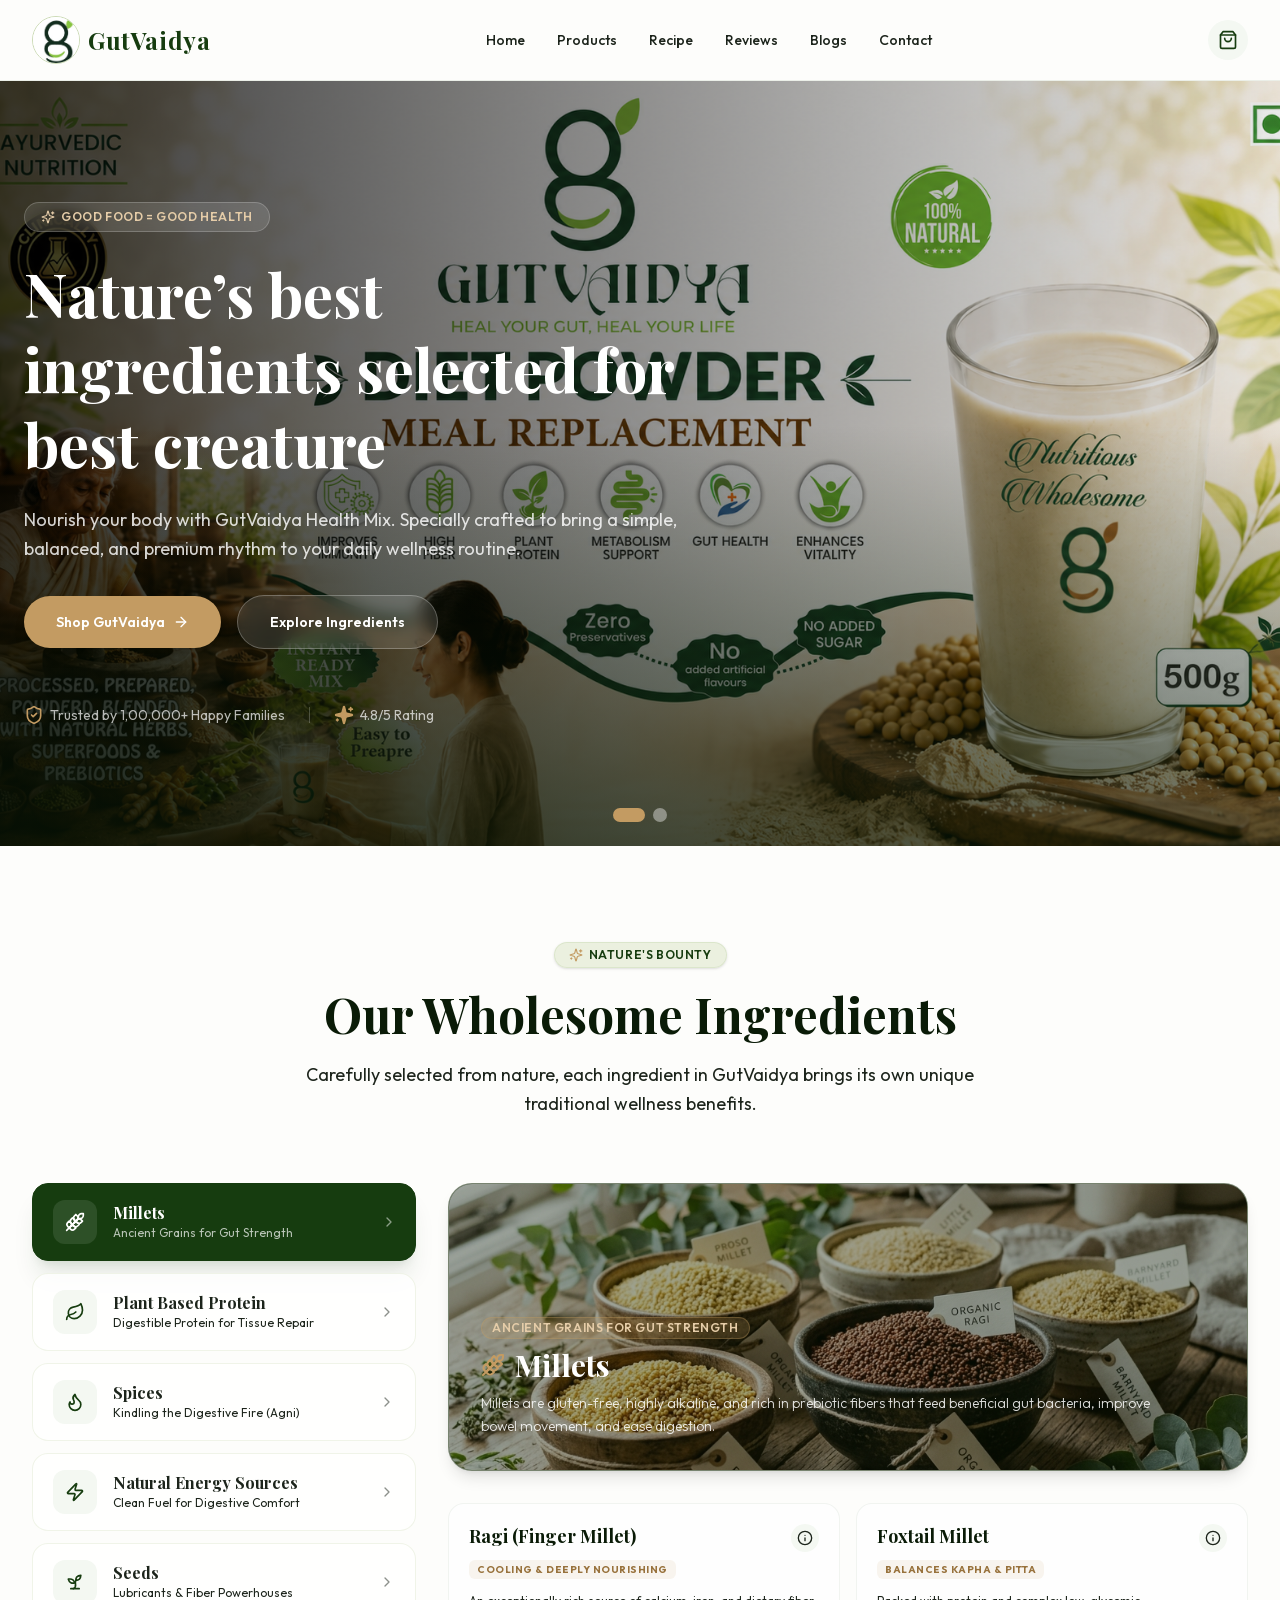
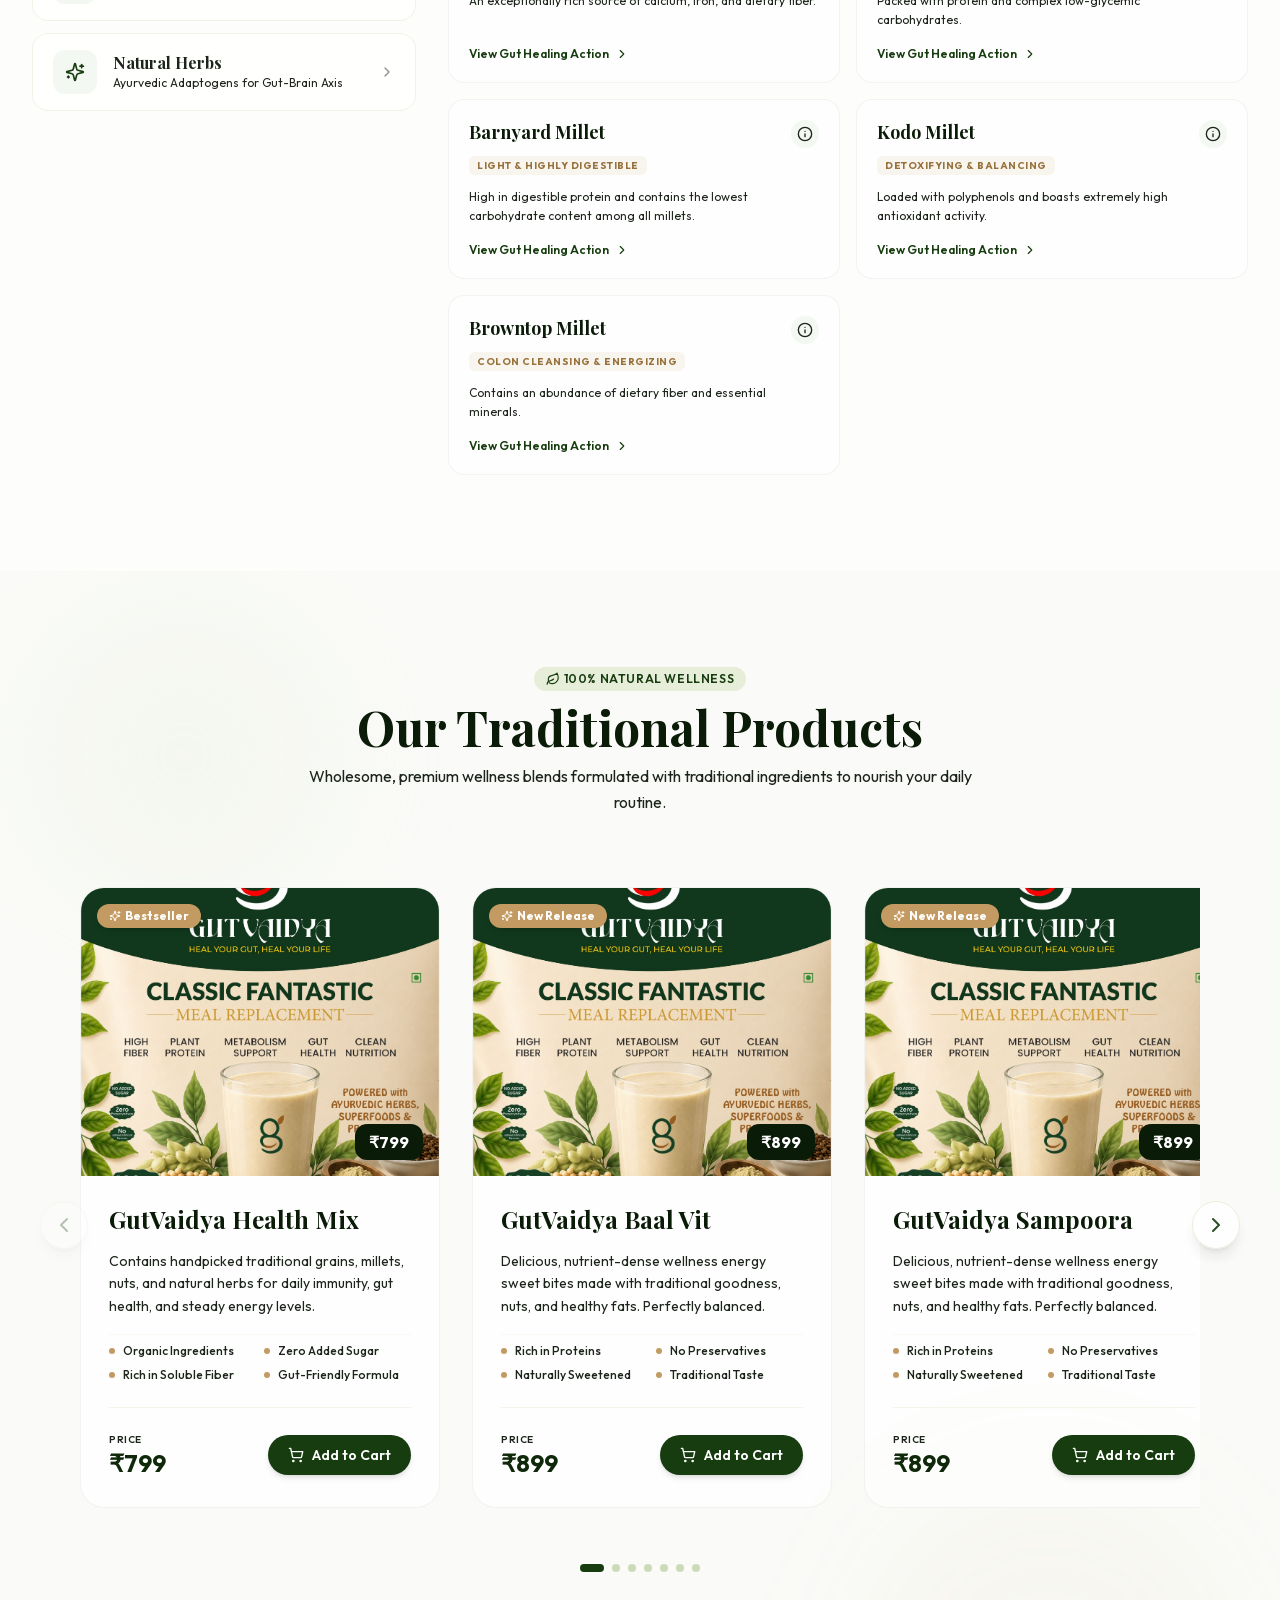
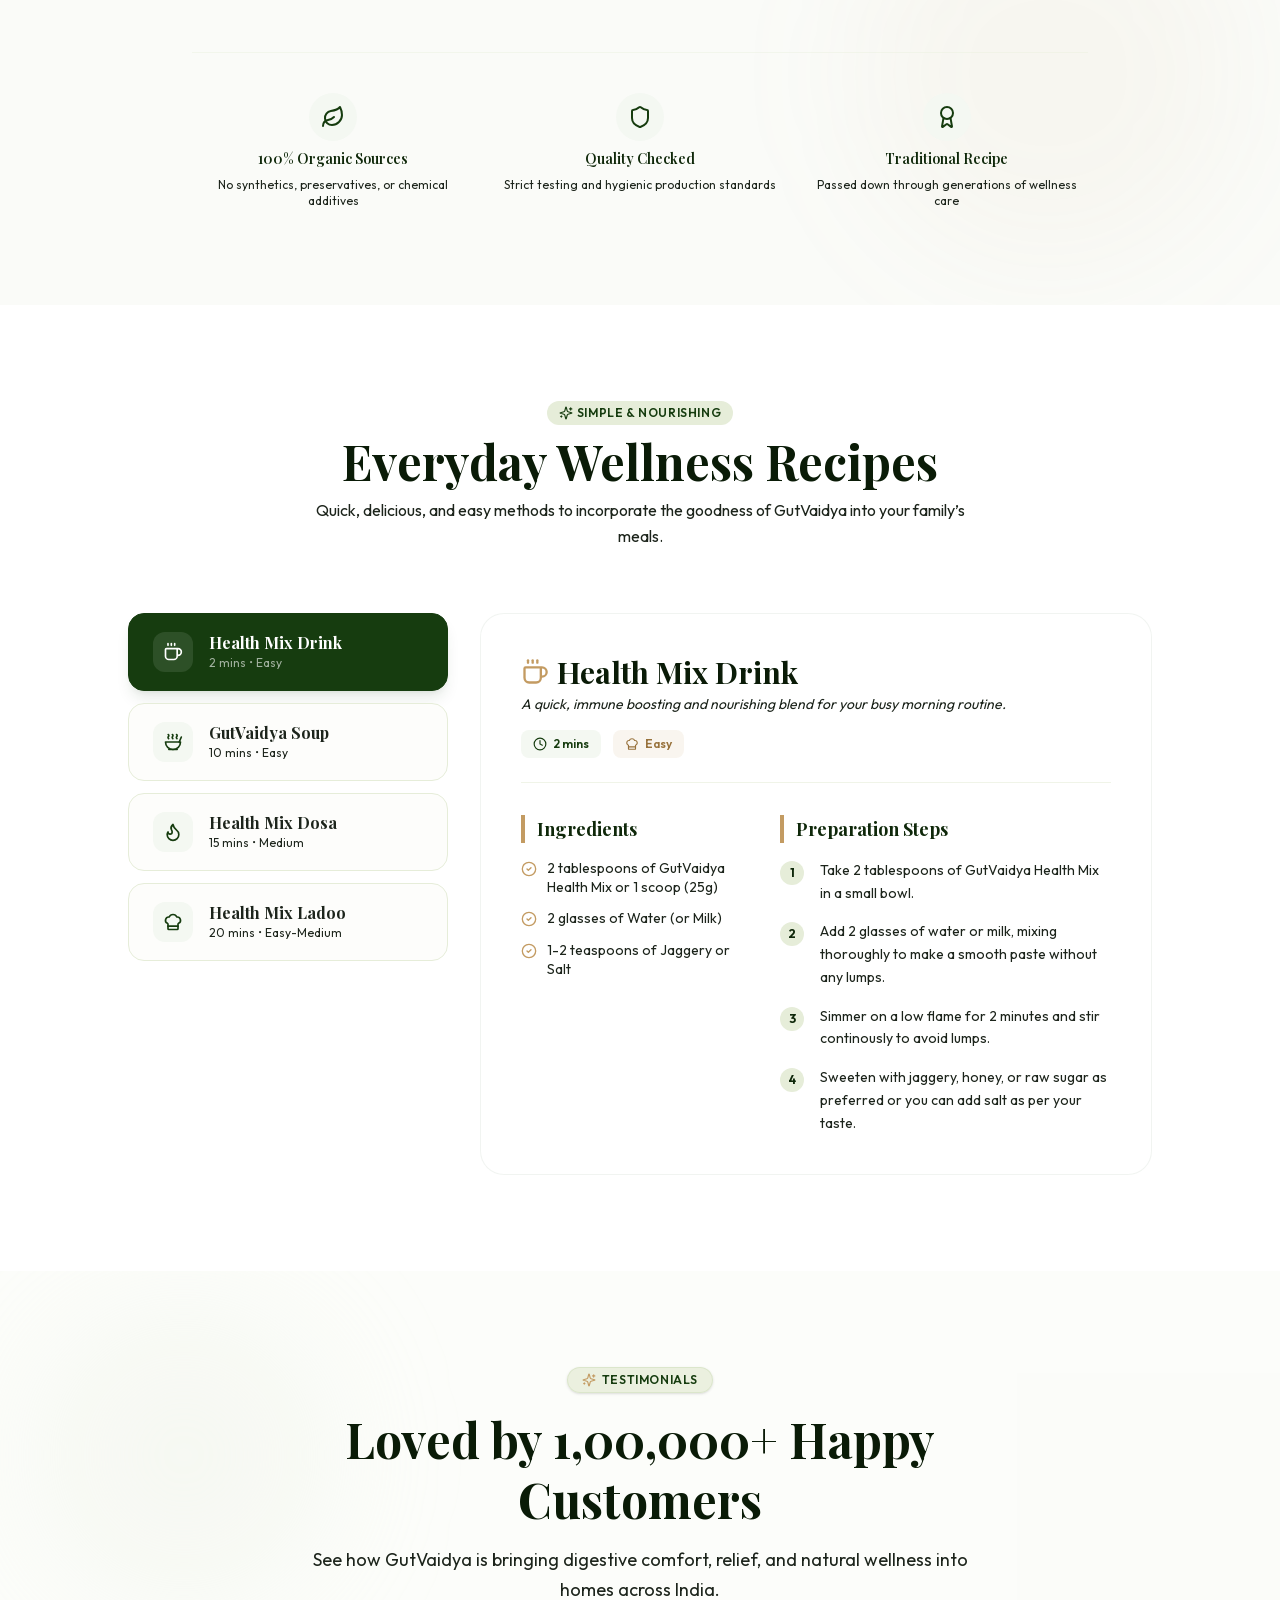
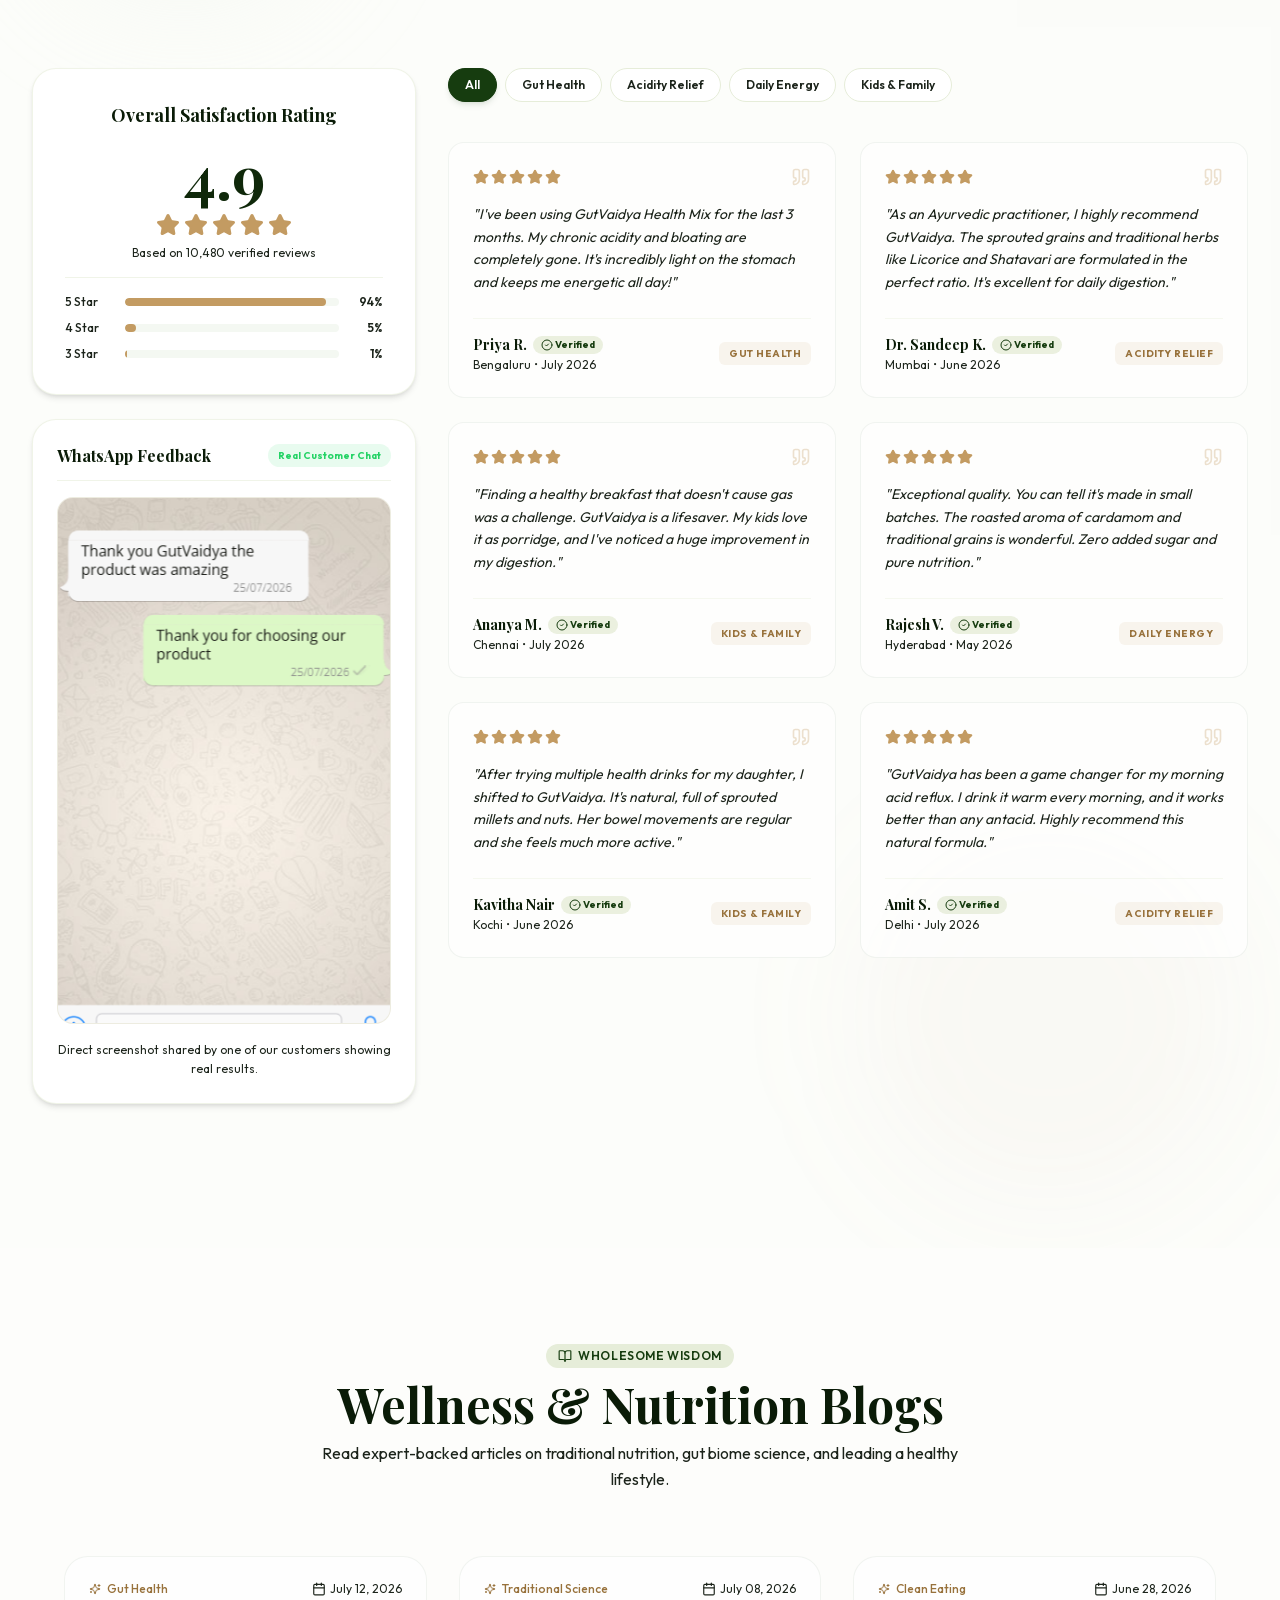
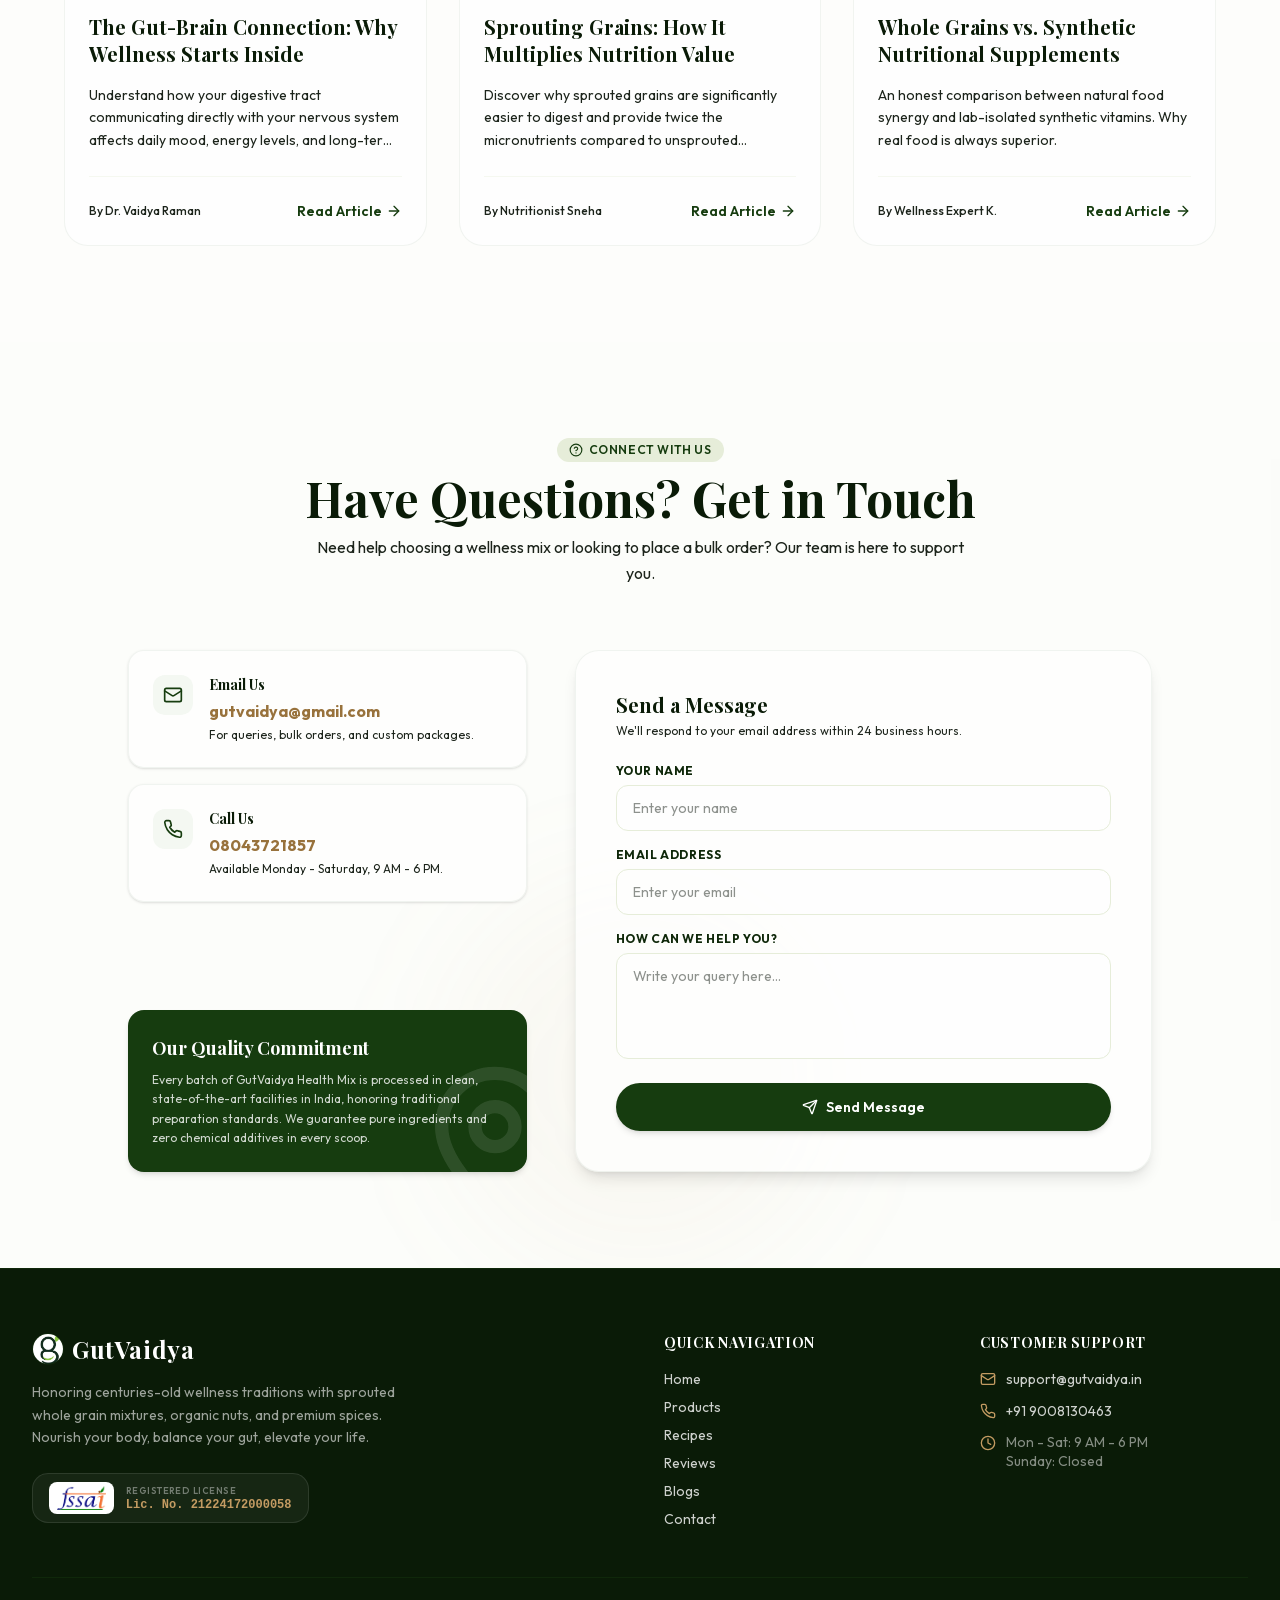
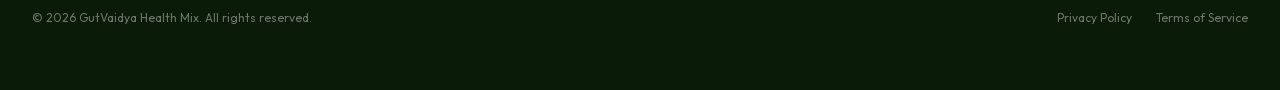
<file: index.html>
<!DOCTYPE html><html lang="en" class="outfit_f3a568e1-module__IgKfaq__variable playfair_display_73853c11-module__6mt_1G__variable h-full scroll-smooth antialiased"><head><meta charSet="utf-8"/><meta name="viewport" content="width=device-width, initial-scale=1"/><link rel="preload" href="/_next/static/media/1b99372b3eaef0c8-s.p.1gsd1jahc5dg_.woff2" as="font" crossorigin="" type="font/woff2"/><link rel="preload" href="/_next/static/media/2a65768255d6b625-s.p.3u4lli0-axodc.woff2" as="font" crossorigin="" type="font/woff2"/><link rel="preload" as="image" href="/logo_new.jpg"/><link rel="preload" as="image" href="/gutvaidya_banner1.png"/><link rel="preload" as="image" href="/images/ingredients/millets.png"/><link rel="preload" as="image" href="/product.jpeg"/><link rel="preload" as="image" href="/download.png"/><link rel="preload" as="image" href="/logo.jpg"/><link rel="preload" as="image" href="/FSSAI_logo.png"/><link rel="stylesheet" href="/_next/static/chunks/0wam8dtcft5t_.css" data-precedence="next"/><link rel="preload" as="script" fetchPriority="low" href="/_next/static/chunks/3ll07n217cgxf.js"/><script src="/_next/static/chunks/17c2xufnf7-1b.js" async=""></script><script src="/_next/static/chunks/0iec5q4ack_04.js" async=""></script><script src="/_next/static/chunks/turbopack-42txp5vxx_n1k.js" async=""></script><script src="/_next/static/chunks/1d4h-sglyo8ft.js" async=""></script><script src="/_next/static/chunks/1i1m3-f_1qa77.js" async=""></script><script src="/_next/static/chunks/42blnv2no6qks.js" async=""></script><meta name="next-size-adjust" content=""/><title>GutVaidya | Traditional Health Mix &amp; Wellness</title><meta name="description" content="Nourish your body with GutVaidya Health Mix. Made with 36+ natural ingredients to support immunity, gut health, and energy."/><link rel="icon" href="/favicon.ico?favicon.2vob68tjqpejf.ico" sizes="256x256" type="image/x-icon"/><script src="/_next/static/chunks/0cz1d0mv5g_q7.js" noModule=""></script></head><body class="min-h-full flex flex-col font-sans bg-[#fdfdfb] text-[#1c241b]"><div hidden=""><!--$--><!--/$--></div><div class="flex flex-col min-h-screen"><header class="sticky top-0 z-50 w-full glass-nav transition-all duration-300"><div class="mx-auto max-w-7xl px-4 sm:px-6 lg:px-8"><div class="flex h-20 items-center justify-between"><div class="flex items-center gap-2"><a href="#home" class="flex items-center gap-2 text-2xl font-serif font-bold text-primary-700 tracking-wide"><img src="/logo_new.jpg" alt="GutVaidya Logo" class="h-12 w-12 rounded-full object-cover border border-primary-200"/><span>GutVaidya</span></a></div><nav class="hidden md:flex items-center gap-8"><a href="#home" class="font-sans text-sm font-medium text-foreground/80 hover:text-primary-700 transition-colors relative group py-2">Home<span class="absolute bottom-0 left-0 w-0 h-0.5 bg-accent-gold transition-all duration-300 group-hover:w-full"></span></a><a href="#products" class="font-sans text-sm font-medium text-foreground/80 hover:text-primary-700 transition-colors relative group py-2">Products<span class="absolute bottom-0 left-0 w-0 h-0.5 bg-accent-gold transition-all duration-300 group-hover:w-full"></span></a><a href="#recipe" class="font-sans text-sm font-medium text-foreground/80 hover:text-primary-700 transition-colors relative group py-2">Recipe<span class="absolute bottom-0 left-0 w-0 h-0.5 bg-accent-gold transition-all duration-300 group-hover:w-full"></span></a><a href="#reviews" class="font-sans text-sm font-medium text-foreground/80 hover:text-primary-700 transition-colors relative group py-2">Reviews<span class="absolute bottom-0 left-0 w-0 h-0.5 bg-accent-gold transition-all duration-300 group-hover:w-full"></span></a><a href="#blogs" class="font-sans text-sm font-medium text-foreground/80 hover:text-primary-700 transition-colors relative group py-2">Blogs<span class="absolute bottom-0 left-0 w-0 h-0.5 bg-accent-gold transition-all duration-300 group-hover:w-full"></span></a><a href="#contact" class="font-sans text-sm font-medium text-foreground/80 hover:text-primary-700 transition-colors relative group py-2">Contact<span class="absolute bottom-0 left-0 w-0 h-0.5 bg-accent-gold transition-all duration-300 group-hover:w-full"></span></a></nav><div class="flex items-center gap-4"><button class="relative p-2.5 rounded-full bg-primary-50 text-primary-700 hover:bg-primary-100 hover:text-primary-800 transition-all focus:outline-none" aria-label="Shopping Cart"><svg xmlns="http://www.w3.org/2000/svg" width="24" height="24" viewBox="0 0 24 24" fill="none" stroke="currentColor" stroke-width="2" stroke-linecap="round" stroke-linejoin="round" class="lucide lucide-shopping-bag h-5 w-5"><path d="M6 2 3 6v14a2 2 0 0 0 2 2h14a2 2 0 0 0 2-2V6l-3-4Z"></path><path d="M3 6h18"></path><path d="M16 10a4 4 0 0 1-8 0"></path></svg></button><button class="md:hidden p-2 rounded-lg text-foreground hover:bg-primary-50 transition-colors" aria-label="Toggle menu"><svg xmlns="http://www.w3.org/2000/svg" width="24" height="24" viewBox="0 0 24 24" fill="none" stroke="currentColor" stroke-width="2" stroke-linecap="round" stroke-linejoin="round" class="lucide lucide-menu h-6 w-6"><line x1="4" x2="20" y1="12" y2="12"></line><line x1="4" x2="20" y1="6" y2="6"></line><line x1="4" x2="20" y1="18" y2="18"></line></svg></button></div></div></div></header><main class="flex-grow"><section id="home" style="position:relative;width:100%;min-height:85vh;overflow:hidden;display:flex;align-items:center"><div style="position:absolute;top:0;left:0;right:0;bottom:0;overflow:hidden"><div style="position:absolute;top:0;left:0;right:0;bottom:0;opacity:0;transform:scale(1.04)"><img alt="GutVaidya banner 1" decoding="async" data-nimg="fill" style="position:absolute;height:100%;width:100%;left:0;top:0;right:0;bottom:0;object-fit:cover;object-position:center;color:transparent" src="/gutvaidya_banner1.png"/><div style="position:absolute;top:0;left:0;right:0;bottom:0;background:linear-gradient(to right, rgba(0,0,0,0.78) 0%, rgba(0,0,0,0.42) 52%, rgba(0,0,0,0.08) 100%);z-index:1"></div><div style="position:absolute;top:0;left:0;right:0;bottom:0;background:linear-gradient(to top, rgba(10,27,7,0.60) 0%, transparent 55%);z-index:2"></div></div></div><div style="position:relative;z-index:10;width:100%;max-width:80rem;margin:0 auto;padding:6rem 1.5rem;min-height:85vh;display:flex;flex-direction:column;justify-content:center;align-items:flex-start"><div class="max-w-2xl text-white space-y-6"><div class="inline-flex items-center gap-1.5 px-4 py-1.5 rounded-full text-xs font-semibold uppercase tracking-wider" style="background:rgba(255,255,255,0.12);backdrop-filter:blur(10px);border:1px solid rgba(255,255,255,0.20);color:#e5cca8;opacity:0;transform:translateY(14px)"><svg xmlns="http://www.w3.org/2000/svg" width="24" height="24" viewBox="0 0 24 24" fill="none" stroke="currentColor" stroke-width="2" stroke-linecap="round" stroke-linejoin="round" class="lucide lucide-sparkles w-3.5 h-3.5"><path d="M9.937 15.5A2 2 0 0 0 8.5 14.063l-6.135-1.582a.5.5 0 0 1 0-.962L8.5 9.936A2 2 0 0 0 9.937 8.5l1.582-6.135a.5.5 0 0 1 .963 0L14.063 8.5A2 2 0 0 0 15.5 9.937l6.135 1.581a.5.5 0 0 1 0 .964L15.5 14.063a2 2 0 0 0-1.437 1.437l-1.582 6.135a.5.5 0 0 1-.963 0z"></path><path d="M20 3v4"></path><path d="M22 5h-4"></path><path d="M4 17v2"></path><path d="M5 18H3"></path></svg>Good Food = Good Health</div><h1 class="text-4xl sm:text-5xl lg:text-6xl font-bold leading-tight" style="font-family:var(--font-playfair), serif;opacity:0;transform:translateY(24px)">Nature’s best ingredients selected for best creature</h1><p class="text-lg leading-relaxed" style="color:rgba(255,255,255,0.82);opacity:0;transform:translateY(18px)">Nourish your body with GutVaidya Health Mix. Specially crafted to bring a simple, balanced, and premium rhythm to your daily wellness routine.</p><div class="flex flex-wrap items-center gap-4 pt-2" style="opacity:0;transform:translateY(18px)"><a href="#products" class="inline-flex items-center gap-2 px-8 py-4 rounded-full font-semibold text-sm transition-all shadow-lg" style="background:#c39b62;color:#fff">Shop GutVaidya<svg xmlns="http://www.w3.org/2000/svg" width="24" height="24" viewBox="0 0 24 24" fill="none" stroke="currentColor" stroke-width="2" stroke-linecap="round" stroke-linejoin="round" class="lucide lucide-arrow-right w-4 h-4"><path d="M5 12h14"></path><path d="m12 5 7 7-7 7"></path></svg></a><a href="#products" class="inline-flex items-center gap-2 px-8 py-4 rounded-full font-semibold text-sm transition-all" style="background:rgba(255,255,255,0.12);border:1px solid rgba(255,255,255,0.25);backdrop-filter:blur(8px);color:#fff">Explore Ingredients</a></div><div class="flex items-center gap-6 pt-8 text-xs sm:text-sm" style="color:rgba(255,255,255,0.70);opacity:0"><div class="flex items-center gap-1.5"><svg xmlns="http://www.w3.org/2000/svg" width="24" height="24" viewBox="0 0 24 24" fill="none" stroke="currentColor" stroke-width="2" stroke-linecap="round" stroke-linejoin="round" class="lucide lucide-shield-check w-5 h-5" style="color:#c39b62"><path d="M20 13c0 5-3.5 7.5-7.66 8.95a1 1 0 0 1-.67-.01C7.5 20.5 4 18 4 13V6a1 1 0 0 1 1-1c2 0 4.5-1.2 6.24-2.72a1.17 1.17 0 0 1 1.52 0C14.51 3.81 17 5 19 5a1 1 0 0 1 1 1z"></path><path d="m9 12 2 2 4-4"></path></svg><span>Trusted by 1,00,000+ Happy Families</span></div><div class="w-px h-4" style="background:rgba(255,255,255,0.22)"></div><div class="flex items-center gap-1.5"><svg xmlns="http://www.w3.org/2000/svg" width="24" height="24" viewBox="0 0 24 24" fill="none" stroke="currentColor" stroke-width="2" stroke-linecap="round" stroke-linejoin="round" class="lucide lucide-sparkles w-5 h-5" style="color:#c39b62;fill:#c39b62"><path d="M9.937 15.5A2 2 0 0 0 8.5 14.063l-6.135-1.582a.5.5 0 0 1 0-.962L8.5 9.936A2 2 0 0 0 9.937 8.5l1.582-6.135a.5.5 0 0 1 .963 0L14.063 8.5A2 2 0 0 0 15.5 9.937l6.135 1.581a.5.5 0 0 1 0 .964L15.5 14.063a2 2 0 0 0-1.437 1.437l-1.582 6.135a.5.5 0 0 1-.963 0z"></path><path d="M20 3v4"></path><path d="M22 5h-4"></path><path d="M4 17v2"></path><path d="M5 18H3"></path></svg><span>4.8/5 Rating</span></div></div></div></div><div class="absolute bottom-6 left-1/2 -translate-x-1/2 z-20 flex gap-2"><button aria-label="Go to slide 1" style="width:32px;height:14px;border-radius:999px;background:#c39b62;border:none;cursor:pointer;transition:all 0.3s ease"></button><button aria-label="Go to slide 2" style="width:14px;height:14px;border-radius:999px;background:rgba(255,255,255,0.40);border:none;cursor:pointer;transition:all 0.3s ease"></button></div></section><section id="ingredients" class="py-24 bg-[#fdfdfb] relative overflow-hidden"><div class="absolute top-1/4 left-0 w-80 h-80 bg-primary-50/40 rounded-full blur-3xl -z-10"></div><div class="absolute bottom-1/4 right-0 w-96 h-96 bg-accent-gold/5 rounded-full blur-3xl -z-10"></div><div class="max-w-7xl mx-auto px-4 sm:px-6 lg:px-8 relative z-10"><div class="text-center max-w-3xl mx-auto mb-16 space-y-4"><span class="inline-flex items-center gap-1.5 px-3.5 py-1 rounded-full bg-primary-100/80 text-primary-700 text-xs font-semibold uppercase tracking-wider border border-primary-200/50 shadow-sm"><svg xmlns="http://www.w3.org/2000/svg" width="24" height="24" viewBox="0 0 24 24" fill="none" stroke="currentColor" stroke-width="2" stroke-linecap="round" stroke-linejoin="round" class="lucide lucide-sparkles w-3.5 h-3.5 text-accent-gold"><path d="M9.937 15.5A2 2 0 0 0 8.5 14.063l-6.135-1.582a.5.5 0 0 1 0-.962L8.5 9.936A2 2 0 0 0 9.937 8.5l1.582-6.135a.5.5 0 0 1 .963 0L14.063 8.5A2 2 0 0 0 15.5 9.937l6.135 1.581a.5.5 0 0 1 0 .964L15.5 14.063a2 2 0 0 0-1.437 1.437l-1.582 6.135a.5.5 0 0 1-.963 0z"></path><path d="M20 3v4"></path><path d="M22 5h-4"></path><path d="M4 17v2"></path><path d="M5 18H3"></path></svg>Nature&#x27;s Bounty</span><h2 class="text-3xl sm:text-4xl lg:text-5xl font-serif font-bold text-primary-900 leading-tight">Our Wholesome Ingredients</h2><p class="text-base sm:text-lg text-foreground/75 leading-relaxed max-w-2xl mx-auto">Carefully selected from nature, each ingredient in GutVaidya brings its own unique traditional wellness benefits.</p></div><div class="grid lg:grid-cols-12 gap-8 items-start"><div class="lg:col-span-4 flex flex-row lg:flex-col overflow-x-auto lg:overflow-x-visible gap-3 pb-4 lg:pb-0 scrollbar-none snap-x snap-mandatory"><button class="flex items-center gap-4 px-5 py-4 rounded-2xl text-left border transition-all duration-300 flex-shrink-0 lg:flex-shrink-0 snap-center w-[260px] lg:w-full focus:outline-none relative group overflow-hidden bg-primary-700 border-primary-700 text-white shadow-xl shadow-primary-700/10"><div class="absolute inset-0 bg-gradient-to-r from-primary-700 to-primary-600 -z-10"></div><div class="p-3 rounded-xl transition-colors bg-white/10 text-white"><svg xmlns="http://www.w3.org/2000/svg" width="24" height="24" viewBox="0 0 24 24" fill="none" stroke="currentColor" stroke-width="2" stroke-linecap="round" stroke-linejoin="round" class="lucide lucide-wheat w-5 h-5"><path d="M2 22 16 8"></path><path d="M3.47 12.53 5 11l1.53 1.53a3.5 3.5 0 0 1 0 4.94L5 19l-1.53-1.53a3.5 3.5 0 0 1 0-4.94Z"></path><path d="M7.47 8.53 9 7l1.53 1.53a3.5 3.5 0 0 1 0 4.94L9 15l-1.53-1.53a3.5 3.5 0 0 1 0-4.94Z"></path><path d="M11.47 4.53 13 3l1.53 1.53a3.5 3.5 0 0 1 0 4.94L13 11l-1.53-1.53a3.5 3.5 0 0 1 0-4.94Z"></path><path d="M20 2h2v2a4 4 0 0 1-4 4h-2V6a4 4 0 0 1 4-4Z"></path><path d="M11.47 17.47 13 19l-1.53 1.53a3.5 3.5 0 0 1-4.94 0L5 19l1.53-1.53a3.5 3.5 0 0 1 4.94 0Z"></path><path d="M15.47 13.47 17 15l-1.53 1.53a3.5 3.5 0 0 1-4.94 0L9 15l1.53-1.53a3.5 3.5 0 0 1 4.94 0Z"></path><path d="M19.47 9.47 21 11l-1.53 1.53a3.5 3.5 0 0 1-4.94 0L13 11l1.53-1.53a3.5 3.5 0 0 1 4.94 0Z"></path></svg></div><div class="flex-grow min-w-0"><h3 class="font-serif font-bold text-base leading-tight">Millets</h3><p class="text-xs mt-0.5 truncate text-white/70">Ancient Grains for Gut Strength</p></div><svg xmlns="http://www.w3.org/2000/svg" width="24" height="24" viewBox="0 0 24 24" fill="none" stroke="currentColor" stroke-width="2" stroke-linecap="round" stroke-linejoin="round" class="lucide lucide-chevron-right w-4 h-4 opacity-50 transition-transform translate-x-0.5 text-white"><path d="m9 18 6-6-6-6"></path></svg></button><button class="flex items-center gap-4 px-5 py-4 rounded-2xl text-left border transition-all duration-300 flex-shrink-0 lg:flex-shrink-0 snap-center w-[260px] lg:w-full focus:outline-none relative group overflow-hidden bg-white/80 border-primary-100/60 hover:border-primary-200 hover:bg-white text-foreground/80 hover:shadow-md"><div class="p-3 rounded-xl transition-colors bg-primary-50 text-primary-700 group-hover:bg-primary-100"><svg xmlns="http://www.w3.org/2000/svg" width="24" height="24" viewBox="0 0 24 24" fill="none" stroke="currentColor" stroke-width="2" stroke-linecap="round" stroke-linejoin="round" class="lucide lucide-leaf w-5 h-5"><path d="M11 20A7 7 0 0 1 9.8 6.1C15.5 5 17 4.48 19 2c1 2 2 4.18 2 8 0 5.5-4.78 10-10 10Z"></path><path d="M2 21c0-3 1.85-5.36 5.08-6C9.5 14.52 12 13 13 12"></path></svg></div><div class="flex-grow min-w-0"><h3 class="font-serif font-bold text-base leading-tight">Plant Based Protein</h3><p class="text-xs mt-0.5 truncate text-foreground/50">Digestible Protein for Tissue Repair</p></div><svg xmlns="http://www.w3.org/2000/svg" width="24" height="24" viewBox="0 0 24 24" fill="none" stroke="currentColor" stroke-width="2" stroke-linecap="round" stroke-linejoin="round" class="lucide lucide-chevron-right w-4 h-4 opacity-50 transition-transform group-hover:translate-x-0.5 text-foreground/50"><path d="m9 18 6-6-6-6"></path></svg></button><button class="flex items-center gap-4 px-5 py-4 rounded-2xl text-left border transition-all duration-300 flex-shrink-0 lg:flex-shrink-0 snap-center w-[260px] lg:w-full focus:outline-none relative group overflow-hidden bg-white/80 border-primary-100/60 hover:border-primary-200 hover:bg-white text-foreground/80 hover:shadow-md"><div class="p-3 rounded-xl transition-colors bg-primary-50 text-primary-700 group-hover:bg-primary-100"><svg xmlns="http://www.w3.org/2000/svg" width="24" height="24" viewBox="0 0 24 24" fill="none" stroke="currentColor" stroke-width="2" stroke-linecap="round" stroke-linejoin="round" class="lucide lucide-flame w-5 h-5"><path d="M8.5 14.5A2.5 2.5 0 0 0 11 12c0-1.38-.5-2-1-3-1.072-2.143-.224-4.054 2-6 .5 2.5 2 4.9 4 6.5 2 1.6 3 3.5 3 5.5a7 7 0 1 1-14 0c0-1.153.433-2.294 1-3a2.5 2.5 0 0 0 2.5 2.5z"></path></svg></div><div class="flex-grow min-w-0"><h3 class="font-serif font-bold text-base leading-tight">Spices</h3><p class="text-xs mt-0.5 truncate text-foreground/50">Kindling the Digestive Fire (Agni)</p></div><svg xmlns="http://www.w3.org/2000/svg" width="24" height="24" viewBox="0 0 24 24" fill="none" stroke="currentColor" stroke-width="2" stroke-linecap="round" stroke-linejoin="round" class="lucide lucide-chevron-right w-4 h-4 opacity-50 transition-transform group-hover:translate-x-0.5 text-foreground/50"><path d="m9 18 6-6-6-6"></path></svg></button><button class="flex items-center gap-4 px-5 py-4 rounded-2xl text-left border transition-all duration-300 flex-shrink-0 lg:flex-shrink-0 snap-center w-[260px] lg:w-full focus:outline-none relative group overflow-hidden bg-white/80 border-primary-100/60 hover:border-primary-200 hover:bg-white text-foreground/80 hover:shadow-md"><div class="p-3 rounded-xl transition-colors bg-primary-50 text-primary-700 group-hover:bg-primary-100"><svg xmlns="http://www.w3.org/2000/svg" width="24" height="24" viewBox="0 0 24 24" fill="none" stroke="currentColor" stroke-width="2" stroke-linecap="round" stroke-linejoin="round" class="lucide lucide-zap w-5 h-5"><path d="M4 14a1 1 0 0 1-.78-1.63l9.9-10.2a.5.5 0 0 1 .86.46l-1.92 6.02A1 1 0 0 0 13 10h7a1 1 0 0 1 .78 1.63l-9.9 10.2a.5.5 0 0 1-.86-.46l1.92-6.02A1 1 0 0 0 11 14z"></path></svg></div><div class="flex-grow min-w-0"><h3 class="font-serif font-bold text-base leading-tight">Natural Energy Sources</h3><p class="text-xs mt-0.5 truncate text-foreground/50">Clean Fuel for Digestive Comfort</p></div><svg xmlns="http://www.w3.org/2000/svg" width="24" height="24" viewBox="0 0 24 24" fill="none" stroke="currentColor" stroke-width="2" stroke-linecap="round" stroke-linejoin="round" class="lucide lucide-chevron-right w-4 h-4 opacity-50 transition-transform group-hover:translate-x-0.5 text-foreground/50"><path d="m9 18 6-6-6-6"></path></svg></button><button class="flex items-center gap-4 px-5 py-4 rounded-2xl text-left border transition-all duration-300 flex-shrink-0 lg:flex-shrink-0 snap-center w-[260px] lg:w-full focus:outline-none relative group overflow-hidden bg-white/80 border-primary-100/60 hover:border-primary-200 hover:bg-white text-foreground/80 hover:shadow-md"><div class="p-3 rounded-xl transition-colors bg-primary-50 text-primary-700 group-hover:bg-primary-100"><svg xmlns="http://www.w3.org/2000/svg" width="24" height="24" viewBox="0 0 24 24" fill="none" stroke="currentColor" stroke-width="2" stroke-linecap="round" stroke-linejoin="round" class="lucide lucide-sprout w-5 h-5"><path d="M7 20h10"></path><path d="M10 20c5.5-2.5.8-6.4 3-10"></path><path d="M9.5 9.4c1.1.8 1.8 2.2 2.3 3.7-2 .4-3.5.4-4.8-.3-1.2-.6-2.3-1.9-3-4.2 2.8-.5 4.4 0 5.5.8z"></path><path d="M14.1 6a7 7 0 0 0-1.1 4c1.9-.1 3.3-.6 4.3-1.4 1-1 1.6-2.3 1.7-4.6-2.7.1-4 1-4.9 2z"></path></svg></div><div class="flex-grow min-w-0"><h3 class="font-serif font-bold text-base leading-tight">Seeds</h3><p class="text-xs mt-0.5 truncate text-foreground/50">Lubricants &amp; Fiber Powerhouses</p></div><svg xmlns="http://www.w3.org/2000/svg" width="24" height="24" viewBox="0 0 24 24" fill="none" stroke="currentColor" stroke-width="2" stroke-linecap="round" stroke-linejoin="round" class="lucide lucide-chevron-right w-4 h-4 opacity-50 transition-transform group-hover:translate-x-0.5 text-foreground/50"><path d="m9 18 6-6-6-6"></path></svg></button><button class="flex items-center gap-4 px-5 py-4 rounded-2xl text-left border transition-all duration-300 flex-shrink-0 lg:flex-shrink-0 snap-center w-[260px] lg:w-full focus:outline-none relative group overflow-hidden bg-white/80 border-primary-100/60 hover:border-primary-200 hover:bg-white text-foreground/80 hover:shadow-md"><div class="p-3 rounded-xl transition-colors bg-primary-50 text-primary-700 group-hover:bg-primary-100"><svg xmlns="http://www.w3.org/2000/svg" width="24" height="24" viewBox="0 0 24 24" fill="none" stroke="currentColor" stroke-width="2" stroke-linecap="round" stroke-linejoin="round" class="lucide lucide-sparkles w-5 h-5"><path d="M9.937 15.5A2 2 0 0 0 8.5 14.063l-6.135-1.582a.5.5 0 0 1 0-.962L8.5 9.936A2 2 0 0 0 9.937 8.5l1.582-6.135a.5.5 0 0 1 .963 0L14.063 8.5A2 2 0 0 0 15.5 9.937l6.135 1.581a.5.5 0 0 1 0 .964L15.5 14.063a2 2 0 0 0-1.437 1.437l-1.582 6.135a.5.5 0 0 1-.963 0z"></path><path d="M20 3v4"></path><path d="M22 5h-4"></path><path d="M4 17v2"></path><path d="M5 18H3"></path></svg></div><div class="flex-grow min-w-0"><h3 class="font-serif font-bold text-base leading-tight">Natural Herbs</h3><p class="text-xs mt-0.5 truncate text-foreground/50">Ayurvedic Adaptogens for Gut-Brain Axis</p></div><svg xmlns="http://www.w3.org/2000/svg" width="24" height="24" viewBox="0 0 24 24" fill="none" stroke="currentColor" stroke-width="2" stroke-linecap="round" stroke-linejoin="round" class="lucide lucide-chevron-right w-4 h-4 opacity-50 transition-transform group-hover:translate-x-0.5 text-foreground/50"><path d="m9 18 6-6-6-6"></path></svg></button></div><div class="lg:col-span-8"><div class="space-y-8" style="opacity:0;transform:translateY(15px)"><div class="relative h-64 sm:h-72 w-full rounded-3xl overflow-hidden shadow-lg border border-primary-100/50 group bg-primary-900"><img src="/images/ingredients/millets.png" alt="Millets" class="w-full h-full object-cover transition-all duration-700 group-hover:scale-105 opacity-60 group-hover:opacity-45"/><div class="absolute inset-0 bg-gradient-to-t from-primary-950 via-primary-950/65 to-transparent"></div><div class="absolute bottom-0 left-0 right-0 p-6 sm:p-8 text-white space-y-2"><span class="inline-flex items-center px-2.5 py-0.5 rounded-full bg-accent-gold/20 text-accent-gold-light text-[10px] sm:text-xs font-semibold uppercase tracking-wider border border-accent-gold/30">Ancient Grains for Gut Strength</span><h3 class="text-2xl sm:text-3xl font-serif font-bold text-white leading-tight flex items-center gap-2.5"><svg xmlns="http://www.w3.org/2000/svg" width="24" height="24" viewBox="0 0 24 24" fill="none" stroke="currentColor" stroke-width="2" stroke-linecap="round" stroke-linejoin="round" class="lucide lucide-wheat w-6 h-6 text-accent-gold"><path d="M2 22 16 8"></path><path d="M3.47 12.53 5 11l1.53 1.53a3.5 3.5 0 0 1 0 4.94L5 19l-1.53-1.53a3.5 3.5 0 0 1 0-4.94Z"></path><path d="M7.47 8.53 9 7l1.53 1.53a3.5 3.5 0 0 1 0 4.94L9 15l-1.53-1.53a3.5 3.5 0 0 1 0-4.94Z"></path><path d="M11.47 4.53 13 3l1.53 1.53a3.5 3.5 0 0 1 0 4.94L13 11l-1.53-1.53a3.5 3.5 0 0 1 0-4.94Z"></path><path d="M20 2h2v2a4 4 0 0 1-4 4h-2V6a4 4 0 0 1 4-4Z"></path><path d="M11.47 17.47 13 19l-1.53 1.53a3.5 3.5 0 0 1-4.94 0L5 19l1.53-1.53a3.5 3.5 0 0 1 4.94 0Z"></path><path d="M15.47 13.47 17 15l-1.53 1.53a3.5 3.5 0 0 1-4.94 0L9 15l1.53-1.53a3.5 3.5 0 0 1 4.94 0Z"></path><path d="M19.47 9.47 21 11l-1.53 1.53a3.5 3.5 0 0 1-4.94 0L13 11l1.53-1.53a3.5 3.5 0 0 1 4.94 0Z"></path></svg>Millets</h3><p class="text-xs sm:text-sm text-white/85 leading-relaxed max-w-2xl font-light">Millets are gluten-free, highly alkaline, and rich in prebiotic fibers that feed beneficial gut bacteria, improve bowel movement, and ease digestion.</p></div></div><div class="grid grid-cols-1 sm:grid-cols-2 gap-4"><div class="glass-card rounded-2xl p-5 border border-primary-100/60 hover:border-accent-gold/60 cursor-pointer transition-all duration-300 hover:shadow-lg hover:shadow-primary-100/10 group flex flex-col justify-between"><div><div class="flex items-start justify-between gap-2"><h4 class="text-lg font-serif font-bold text-primary-900 leading-snug group-hover:text-accent-gold-dark transition-colors">Ragi (Finger Millet)</h4><span class="p-1.5 rounded-full bg-primary-50 text-primary-75 group-hover:bg-accent-gold/10 group-hover:text-accent-gold-dark transition-colors"><svg xmlns="http://www.w3.org/2000/svg" width="24" height="24" viewBox="0 0 24 24" fill="none" stroke="currentColor" stroke-width="2" stroke-linecap="round" stroke-linejoin="round" class="lucide lucide-info w-4 h-4"><circle cx="12" cy="12" r="10"></circle><path d="M12 16v-4"></path><path d="M12 8h.01"></path></svg></span></div><span class="inline-block text-[10px] font-bold uppercase tracking-wider text-accent-gold-dark bg-accent-gold/10 px-2 py-0.5 rounded-md mt-2">Cooling &amp; Deeply Nourishing</span><p class="text-xs text-foreground/70 mt-3 line-clamp-2 leading-relaxed">An exceptionally rich source of calcium, iron, and dietary fiber.</p></div><div class="flex items-center gap-1.5 text-xs font-semibold text-primary-700 group-hover:text-accent-gold-dark mt-4 transition-colors">View Gut Healing Action<svg xmlns="http://www.w3.org/2000/svg" width="24" height="24" viewBox="0 0 24 24" fill="none" stroke="currentColor" stroke-width="2" stroke-linecap="round" stroke-linejoin="round" class="lucide lucide-chevron-right w-3.5 h-3.5 transition-transform group-hover:translate-x-0.5"><path d="m9 18 6-6-6-6"></path></svg></div></div><div class="glass-card rounded-2xl p-5 border border-primary-100/60 hover:border-accent-gold/60 cursor-pointer transition-all duration-300 hover:shadow-lg hover:shadow-primary-100/10 group flex flex-col justify-between"><div><div class="flex items-start justify-between gap-2"><h4 class="text-lg font-serif font-bold text-primary-900 leading-snug group-hover:text-accent-gold-dark transition-colors">Foxtail Millet</h4><span class="p-1.5 rounded-full bg-primary-50 text-primary-75 group-hover:bg-accent-gold/10 group-hover:text-accent-gold-dark transition-colors"><svg xmlns="http://www.w3.org/2000/svg" width="24" height="24" viewBox="0 0 24 24" fill="none" stroke="currentColor" stroke-width="2" stroke-linecap="round" stroke-linejoin="round" class="lucide lucide-info w-4 h-4"><circle cx="12" cy="12" r="10"></circle><path d="M12 16v-4"></path><path d="M12 8h.01"></path></svg></span></div><span class="inline-block text-[10px] font-bold uppercase tracking-wider text-accent-gold-dark bg-accent-gold/10 px-2 py-0.5 rounded-md mt-2">Balances Kapha &amp; Pitta</span><p class="text-xs text-foreground/70 mt-3 line-clamp-2 leading-relaxed">Packed with protein and complex low-glycemic carbohydrates.</p></div><div class="flex items-center gap-1.5 text-xs font-semibold text-primary-700 group-hover:text-accent-gold-dark mt-4 transition-colors">View Gut Healing Action<svg xmlns="http://www.w3.org/2000/svg" width="24" height="24" viewBox="0 0 24 24" fill="none" stroke="currentColor" stroke-width="2" stroke-linecap="round" stroke-linejoin="round" class="lucide lucide-chevron-right w-3.5 h-3.5 transition-transform group-hover:translate-x-0.5"><path d="m9 18 6-6-6-6"></path></svg></div></div><div class="glass-card rounded-2xl p-5 border border-primary-100/60 hover:border-accent-gold/60 cursor-pointer transition-all duration-300 hover:shadow-lg hover:shadow-primary-100/10 group flex flex-col justify-between"><div><div class="flex items-start justify-between gap-2"><h4 class="text-lg font-serif font-bold text-primary-900 leading-snug group-hover:text-accent-gold-dark transition-colors">Barnyard Millet</h4><span class="p-1.5 rounded-full bg-primary-50 text-primary-75 group-hover:bg-accent-gold/10 group-hover:text-accent-gold-dark transition-colors"><svg xmlns="http://www.w3.org/2000/svg" width="24" height="24" viewBox="0 0 24 24" fill="none" stroke="currentColor" stroke-width="2" stroke-linecap="round" stroke-linejoin="round" class="lucide lucide-info w-4 h-4"><circle cx="12" cy="12" r="10"></circle><path d="M12 16v-4"></path><path d="M12 8h.01"></path></svg></span></div><span class="inline-block text-[10px] font-bold uppercase tracking-wider text-accent-gold-dark bg-accent-gold/10 px-2 py-0.5 rounded-md mt-2">Light &amp; Highly Digestible</span><p class="text-xs text-foreground/70 mt-3 line-clamp-2 leading-relaxed">High in digestible protein and contains the lowest carbohydrate content among all millets.</p></div><div class="flex items-center gap-1.5 text-xs font-semibold text-primary-700 group-hover:text-accent-gold-dark mt-4 transition-colors">View Gut Healing Action<svg xmlns="http://www.w3.org/2000/svg" width="24" height="24" viewBox="0 0 24 24" fill="none" stroke="currentColor" stroke-width="2" stroke-linecap="round" stroke-linejoin="round" class="lucide lucide-chevron-right w-3.5 h-3.5 transition-transform group-hover:translate-x-0.5"><path d="m9 18 6-6-6-6"></path></svg></div></div><div class="glass-card rounded-2xl p-5 border border-primary-100/60 hover:border-accent-gold/60 cursor-pointer transition-all duration-300 hover:shadow-lg hover:shadow-primary-100/10 group flex flex-col justify-between"><div><div class="flex items-start justify-between gap-2"><h4 class="text-lg font-serif font-bold text-primary-900 leading-snug group-hover:text-accent-gold-dark transition-colors">Kodo Millet</h4><span class="p-1.5 rounded-full bg-primary-50 text-primary-75 group-hover:bg-accent-gold/10 group-hover:text-accent-gold-dark transition-colors"><svg xmlns="http://www.w3.org/2000/svg" width="24" height="24" viewBox="0 0 24 24" fill="none" stroke="currentColor" stroke-width="2" stroke-linecap="round" stroke-linejoin="round" class="lucide lucide-info w-4 h-4"><circle cx="12" cy="12" r="10"></circle><path d="M12 16v-4"></path><path d="M12 8h.01"></path></svg></span></div><span class="inline-block text-[10px] font-bold uppercase tracking-wider text-accent-gold-dark bg-accent-gold/10 px-2 py-0.5 rounded-md mt-2">Detoxifying &amp; Balancing</span><p class="text-xs text-foreground/70 mt-3 line-clamp-2 leading-relaxed">Loaded with polyphenols and boasts extremely high antioxidant activity.</p></div><div class="flex items-center gap-1.5 text-xs font-semibold text-primary-700 group-hover:text-accent-gold-dark mt-4 transition-colors">View Gut Healing Action<svg xmlns="http://www.w3.org/2000/svg" width="24" height="24" viewBox="0 0 24 24" fill="none" stroke="currentColor" stroke-width="2" stroke-linecap="round" stroke-linejoin="round" class="lucide lucide-chevron-right w-3.5 h-3.5 transition-transform group-hover:translate-x-0.5"><path d="m9 18 6-6-6-6"></path></svg></div></div><div class="glass-card rounded-2xl p-5 border border-primary-100/60 hover:border-accent-gold/60 cursor-pointer transition-all duration-300 hover:shadow-lg hover:shadow-primary-100/10 group flex flex-col justify-between"><div><div class="flex items-start justify-between gap-2"><h4 class="text-lg font-serif font-bold text-primary-900 leading-snug group-hover:text-accent-gold-dark transition-colors">Browntop Millet</h4><span class="p-1.5 rounded-full bg-primary-50 text-primary-75 group-hover:bg-accent-gold/10 group-hover:text-accent-gold-dark transition-colors"><svg xmlns="http://www.w3.org/2000/svg" width="24" height="24" viewBox="0 0 24 24" fill="none" stroke="currentColor" stroke-width="2" stroke-linecap="round" stroke-linejoin="round" class="lucide lucide-info w-4 h-4"><circle cx="12" cy="12" r="10"></circle><path d="M12 16v-4"></path><path d="M12 8h.01"></path></svg></span></div><span class="inline-block text-[10px] font-bold uppercase tracking-wider text-accent-gold-dark bg-accent-gold/10 px-2 py-0.5 rounded-md mt-2">Colon Cleansing &amp; Energizing</span><p class="text-xs text-foreground/70 mt-3 line-clamp-2 leading-relaxed">Contains an abundance of dietary fiber and essential minerals.</p></div><div class="flex items-center gap-1.5 text-xs font-semibold text-primary-700 group-hover:text-accent-gold-dark mt-4 transition-colors">View Gut Healing Action<svg xmlns="http://www.w3.org/2000/svg" width="24" height="24" viewBox="0 0 24 24" fill="none" stroke="currentColor" stroke-width="2" stroke-linecap="round" stroke-linejoin="round" class="lucide lucide-chevron-right w-3.5 h-3.5 transition-transform group-hover:translate-x-0.5"><path d="m9 18 6-6-6-6"></path></svg></div></div></div></div></div></div></div></section><section id="products" class="py-24 bg-primary-50/40 relative overflow-hidden"><div class="absolute top-10 left-10 w-72 h-72 rounded-full bg-primary-100/30 filter blur-3xl"></div><div class="absolute bottom-10 right-10 w-96 h-96 rounded-full bg-accent-gold/5 filter blur-3xl"></div><div class="max-w-7xl mx-auto px-4 sm:px-6 lg:px-8 relative z-10"><div class="text-center max-w-2xl mx-auto mb-16 space-y-3"><span class="inline-flex items-center gap-1 px-3 py-1 rounded-full bg-primary-100 text-primary-700 text-xs font-semibold uppercase tracking-wider"><svg xmlns="http://www.w3.org/2000/svg" width="24" height="24" viewBox="0 0 24 24" fill="none" stroke="currentColor" stroke-width="2" stroke-linecap="round" stroke-linejoin="round" class="lucide lucide-leaf w-3.5 h-3.5"><path d="M11 20A7 7 0 0 1 9.8 6.1C15.5 5 17 4.48 19 2c1 2 2 4.18 2 8 0 5.5-4.78 10-10 10Z"></path><path d="M2 21c0-3 1.85-5.36 5.08-6C9.5 14.52 12 13 13 12"></path></svg>100% Natural Wellness</span><h2 class="text-3xl sm:text-4xl lg:text-5xl font-serif font-bold text-primary-900">Our Traditional Products</h2><p class="text-base text-foreground/75 leading-relaxed">Wholesome, premium wellness blends formulated with traditional ingredients to nourish your daily routine.</p></div><div class="relative max-w-6xl mx-auto px-4"><button disabled="" class="absolute top-1/2 -translate-y-1/2 -left-6 z-20 w-12 h-12 rounded-full flex items-center justify-center border border-primary-100 bg-white/95 text-primary-700 shadow-lg hover:text-accent-gold-dark hover:border-accent-gold hover:bg-white transition-all duration-300 focus:outline-none hidden md:flex opacity-30 cursor-not-allowed" aria-label="Previous Slide"><svg xmlns="http://www.w3.org/2000/svg" width="24" height="24" viewBox="0 0 24 24" fill="none" stroke="currentColor" stroke-width="2" stroke-linecap="round" stroke-linejoin="round" class="lucide lucide-chevron-left w-6 h-6"><path d="m15 18-6-6 6-6"></path></svg></button><button class="absolute top-1/2 -translate-y-1/2 -right-6 z-20 w-12 h-12 rounded-full flex items-center justify-center border border-primary-100 bg-white/95 text-primary-700 shadow-lg hover:text-accent-gold-dark hover:border-accent-gold hover:bg-white transition-all duration-300 focus:outline-none hidden md:flex opacity-90 hover:opacity-100 hover:scale-105 active:scale-95" aria-label="Next Slide"><svg xmlns="http://www.w3.org/2000/svg" width="24" height="24" viewBox="0 0 24 24" fill="none" stroke="currentColor" stroke-width="2" stroke-linecap="round" stroke-linejoin="round" class="lucide lucide-chevron-right w-6 h-6"><path d="m9 18 6-6-6-6"></path></svg></button><div class="flex gap-6 md:gap-8 overflow-x-auto snap-x snap-mandatory scrollbar-none pb-6 pt-2" style="-webkit-overflow-scrolling:touch"><div class="glass-card glass-card-hover rounded-3xl overflow-hidden flex flex-col justify-between flex-shrink-0 w-[290px] sm:w-[340px] md:w-[360px] snap-start" style="opacity:0;transform:translateY(20px)"><div class="relative h-64 sm:h-72 overflow-hidden bg-primary-100/50"><img src="/product.jpeg" alt="GutVaidya Health Mix" class="w-full h-full object-cover transition-transform duration-700 hover:scale-105"/><span class="absolute top-4 left-4 inline-flex items-center gap-1 px-3 py-1 rounded-full bg-accent-gold text-white text-xs font-bold shadow-md z-10"><svg xmlns="http://www.w3.org/2000/svg" width="24" height="24" viewBox="0 0 24 24" fill="none" stroke="currentColor" stroke-width="2" stroke-linecap="round" stroke-linejoin="round" class="lucide lucide-sparkles w-3 h-3"><path d="M9.937 15.5A2 2 0 0 0 8.5 14.063l-6.135-1.582a.5.5 0 0 1 0-.962L8.5 9.936A2 2 0 0 0 9.937 8.5l1.582-6.135a.5.5 0 0 1 .963 0L14.063 8.5A2 2 0 0 0 15.5 9.937l6.135 1.581a.5.5 0 0 1 0 .964L15.5 14.063a2 2 0 0 0-1.437 1.437l-1.582 6.135a.5.5 0 0 1-.963 0z"></path><path d="M20 3v4"></path><path d="M22 5h-4"></path><path d="M4 17v2"></path><path d="M5 18H3"></path></svg>Bestseller</span><span class="absolute bottom-4 right-4 bg-primary-900 text-white font-sans font-bold text-base px-3.5 py-1.5 rounded-xl shadow-lg z-10">₹<!-- -->799</span></div><div class="p-6 sm:p-7 flex-grow flex flex-col justify-between"><div class="space-y-4"><h3 class="text-xl sm:text-2xl font-serif font-bold text-primary-900 leading-tight">GutVaidya Health Mix</h3><p class="text-xs sm:text-sm text-foreground/75 leading-relaxed line-clamp-3">Contains handpicked traditional grains, millets, nuts, and natural herbs for daily immunity, gut health, and steady energy levels.</p><div class="grid grid-cols-2 gap-2 pt-2 border-t border-primary-100/30"><div class="flex items-center gap-2 text-[11px] sm:text-xs text-foreground/80 font-medium"><div class="w-1.5 h-1.5 rounded-full bg-accent-gold flex-shrink-0"></div><span class="truncate">Organic Ingredients</span></div><div class="flex items-center gap-2 text-[11px] sm:text-xs text-foreground/80 font-medium"><div class="w-1.5 h-1.5 rounded-full bg-accent-gold flex-shrink-0"></div><span class="truncate">Zero Added Sugar</span></div><div class="flex items-center gap-2 text-[11px] sm:text-xs text-foreground/80 font-medium"><div class="w-1.5 h-1.5 rounded-full bg-accent-gold flex-shrink-0"></div><span class="truncate">Rich in Soluble Fiber</span></div><div class="flex items-center gap-2 text-[11px] sm:text-xs text-foreground/80 font-medium"><div class="w-1.5 h-1.5 rounded-full bg-accent-gold flex-shrink-0"></div><span class="truncate">Gut-Friendly Formula</span></div></div></div><div class="pt-6 flex items-center justify-between border-t border-primary-100/50 mt-6"><div class="flex flex-col"><span class="text-[10px] text-foreground/50 uppercase tracking-wider font-semibold">Price</span><span class="text-xl sm:text-2xl font-sans font-bold text-primary-800">₹<!-- -->799</span></div><button class="inline-flex items-center gap-2 px-5 py-2.5 rounded-full bg-primary-700 hover:bg-primary-800 text-white font-semibold text-xs sm:text-sm transition-all shadow-md hover:shadow-lg focus:outline-none"><svg xmlns="http://www.w3.org/2000/svg" width="24" height="24" viewBox="0 0 24 24" fill="none" stroke="currentColor" stroke-width="2" stroke-linecap="round" stroke-linejoin="round" class="lucide lucide-shopping-cart w-4 h-4"><circle cx="8" cy="21" r="1"></circle><circle cx="19" cy="21" r="1"></circle><path d="M2.05 2.05h2l2.66 12.42a2 2 0 0 0 2 1.58h9.78a2 2 0 0 0 1.95-1.57l1.65-7.43H5.12"></path></svg>Add to Cart</button></div></div></div><div class="glass-card glass-card-hover rounded-3xl overflow-hidden flex flex-col justify-between flex-shrink-0 w-[290px] sm:w-[340px] md:w-[360px] snap-start" style="opacity:0;transform:translateY(20px)"><div class="relative h-64 sm:h-72 overflow-hidden bg-primary-100/50"><img src="/product.jpeg" alt="GutVaidya Baal Vit" class="w-full h-full object-cover transition-transform duration-700 hover:scale-105"/><span class="absolute top-4 left-4 inline-flex items-center gap-1 px-3 py-1 rounded-full bg-accent-gold text-white text-xs font-bold shadow-md z-10"><svg xmlns="http://www.w3.org/2000/svg" width="24" height="24" viewBox="0 0 24 24" fill="none" stroke="currentColor" stroke-width="2" stroke-linecap="round" stroke-linejoin="round" class="lucide lucide-sparkles w-3 h-3"><path d="M9.937 15.5A2 2 0 0 0 8.5 14.063l-6.135-1.582a.5.5 0 0 1 0-.962L8.5 9.936A2 2 0 0 0 9.937 8.5l1.582-6.135a.5.5 0 0 1 .963 0L14.063 8.5A2 2 0 0 0 15.5 9.937l6.135 1.581a.5.5 0 0 1 0 .964L15.5 14.063a2 2 0 0 0-1.437 1.437l-1.582 6.135a.5.5 0 0 1-.963 0z"></path><path d="M20 3v4"></path><path d="M22 5h-4"></path><path d="M4 17v2"></path><path d="M5 18H3"></path></svg>New Release</span><span class="absolute bottom-4 right-4 bg-primary-900 text-white font-sans font-bold text-base px-3.5 py-1.5 rounded-xl shadow-lg z-10">₹<!-- -->899</span></div><div class="p-6 sm:p-7 flex-grow flex flex-col justify-between"><div class="space-y-4"><h3 class="text-xl sm:text-2xl font-serif font-bold text-primary-900 leading-tight">GutVaidya Baal Vit</h3><p class="text-xs sm:text-sm text-foreground/75 leading-relaxed line-clamp-3">Delicious, nutrient-dense wellness energy sweet bites made with traditional goodness, nuts, and healthy fats. Perfectly balanced.</p><div class="grid grid-cols-2 gap-2 pt-2 border-t border-primary-100/30"><div class="flex items-center gap-2 text-[11px] sm:text-xs text-foreground/80 font-medium"><div class="w-1.5 h-1.5 rounded-full bg-accent-gold flex-shrink-0"></div><span class="truncate">Rich in Proteins</span></div><div class="flex items-center gap-2 text-[11px] sm:text-xs text-foreground/80 font-medium"><div class="w-1.5 h-1.5 rounded-full bg-accent-gold flex-shrink-0"></div><span class="truncate">No Preservatives</span></div><div class="flex items-center gap-2 text-[11px] sm:text-xs text-foreground/80 font-medium"><div class="w-1.5 h-1.5 rounded-full bg-accent-gold flex-shrink-0"></div><span class="truncate">Naturally Sweetened</span></div><div class="flex items-center gap-2 text-[11px] sm:text-xs text-foreground/80 font-medium"><div class="w-1.5 h-1.5 rounded-full bg-accent-gold flex-shrink-0"></div><span class="truncate">Traditional Taste</span></div></div></div><div class="pt-6 flex items-center justify-between border-t border-primary-100/50 mt-6"><div class="flex flex-col"><span class="text-[10px] text-foreground/50 uppercase tracking-wider font-semibold">Price</span><span class="text-xl sm:text-2xl font-sans font-bold text-primary-800">₹<!-- -->899</span></div><button class="inline-flex items-center gap-2 px-5 py-2.5 rounded-full bg-primary-700 hover:bg-primary-800 text-white font-semibold text-xs sm:text-sm transition-all shadow-md hover:shadow-lg focus:outline-none"><svg xmlns="http://www.w3.org/2000/svg" width="24" height="24" viewBox="0 0 24 24" fill="none" stroke="currentColor" stroke-width="2" stroke-linecap="round" stroke-linejoin="round" class="lucide lucide-shopping-cart w-4 h-4"><circle cx="8" cy="21" r="1"></circle><circle cx="19" cy="21" r="1"></circle><path d="M2.05 2.05h2l2.66 12.42a2 2 0 0 0 2 1.58h9.78a2 2 0 0 0 1.95-1.57l1.65-7.43H5.12"></path></svg>Add to Cart</button></div></div></div><div class="glass-card glass-card-hover rounded-3xl overflow-hidden flex flex-col justify-between flex-shrink-0 w-[290px] sm:w-[340px] md:w-[360px] snap-start" style="opacity:0;transform:translateY(20px)"><div class="relative h-64 sm:h-72 overflow-hidden bg-primary-100/50"><img src="/product.jpeg" alt="GutVaidya Sampoora" class="w-full h-full object-cover transition-transform duration-700 hover:scale-105"/><span class="absolute top-4 left-4 inline-flex items-center gap-1 px-3 py-1 rounded-full bg-accent-gold text-white text-xs font-bold shadow-md z-10"><svg xmlns="http://www.w3.org/2000/svg" width="24" height="24" viewBox="0 0 24 24" fill="none" stroke="currentColor" stroke-width="2" stroke-linecap="round" stroke-linejoin="round" class="lucide lucide-sparkles w-3 h-3"><path d="M9.937 15.5A2 2 0 0 0 8.5 14.063l-6.135-1.582a.5.5 0 0 1 0-.962L8.5 9.936A2 2 0 0 0 9.937 8.5l1.582-6.135a.5.5 0 0 1 .963 0L14.063 8.5A2 2 0 0 0 15.5 9.937l6.135 1.581a.5.5 0 0 1 0 .964L15.5 14.063a2 2 0 0 0-1.437 1.437l-1.582 6.135a.5.5 0 0 1-.963 0z"></path><path d="M20 3v4"></path><path d="M22 5h-4"></path><path d="M4 17v2"></path><path d="M5 18H3"></path></svg>New Release</span><span class="absolute bottom-4 right-4 bg-primary-900 text-white font-sans font-bold text-base px-3.5 py-1.5 rounded-xl shadow-lg z-10">₹<!-- -->899</span></div><div class="p-6 sm:p-7 flex-grow flex flex-col justify-between"><div class="space-y-4"><h3 class="text-xl sm:text-2xl font-serif font-bold text-primary-900 leading-tight">GutVaidya Sampoora</h3><p class="text-xs sm:text-sm text-foreground/75 leading-relaxed line-clamp-3">Delicious, nutrient-dense wellness energy sweet bites made with traditional goodness, nuts, and healthy fats. Perfectly balanced.</p><div class="grid grid-cols-2 gap-2 pt-2 border-t border-primary-100/30"><div class="flex items-center gap-2 text-[11px] sm:text-xs text-foreground/80 font-medium"><div class="w-1.5 h-1.5 rounded-full bg-accent-gold flex-shrink-0"></div><span class="truncate">Rich in Proteins</span></div><div class="flex items-center gap-2 text-[11px] sm:text-xs text-foreground/80 font-medium"><div class="w-1.5 h-1.5 rounded-full bg-accent-gold flex-shrink-0"></div><span class="truncate">No Preservatives</span></div><div class="flex items-center gap-2 text-[11px] sm:text-xs text-foreground/80 font-medium"><div class="w-1.5 h-1.5 rounded-full bg-accent-gold flex-shrink-0"></div><span class="truncate">Naturally Sweetened</span></div><div class="flex items-center gap-2 text-[11px] sm:text-xs text-foreground/80 font-medium"><div class="w-1.5 h-1.5 rounded-full bg-accent-gold flex-shrink-0"></div><span class="truncate">Traditional Taste</span></div></div></div><div class="pt-6 flex items-center justify-between border-t border-primary-100/50 mt-6"><div class="flex flex-col"><span class="text-[10px] text-foreground/50 uppercase tracking-wider font-semibold">Price</span><span class="text-xl sm:text-2xl font-sans font-bold text-primary-800">₹<!-- -->899</span></div><button class="inline-flex items-center gap-2 px-5 py-2.5 rounded-full bg-primary-700 hover:bg-primary-800 text-white font-semibold text-xs sm:text-sm transition-all shadow-md hover:shadow-lg focus:outline-none"><svg xmlns="http://www.w3.org/2000/svg" width="24" height="24" viewBox="0 0 24 24" fill="none" stroke="currentColor" stroke-width="2" stroke-linecap="round" stroke-linejoin="round" class="lucide lucide-shopping-cart w-4 h-4"><circle cx="8" cy="21" r="1"></circle><circle cx="19" cy="21" r="1"></circle><path d="M2.05 2.05h2l2.66 12.42a2 2 0 0 0 2 1.58h9.78a2 2 0 0 0 1.95-1.57l1.65-7.43H5.12"></path></svg>Add to Cart</button></div></div></div><div class="glass-card glass-card-hover rounded-3xl overflow-hidden flex flex-col justify-between flex-shrink-0 w-[290px] sm:w-[340px] md:w-[360px] snap-start" style="opacity:0;transform:translateY(20px)"><div class="relative h-64 sm:h-72 overflow-hidden bg-primary-100/50"><img src="/product.jpeg" alt="GutVaidya Yuva Ojiva" class="w-full h-full object-cover transition-transform duration-700 hover:scale-105"/><span class="absolute top-4 left-4 inline-flex items-center gap-1 px-3 py-1 rounded-full bg-accent-gold text-white text-xs font-bold shadow-md z-10"><svg xmlns="http://www.w3.org/2000/svg" width="24" height="24" viewBox="0 0 24 24" fill="none" stroke="currentColor" stroke-width="2" stroke-linecap="round" stroke-linejoin="round" class="lucide lucide-sparkles w-3 h-3"><path d="M9.937 15.5A2 2 0 0 0 8.5 14.063l-6.135-1.582a.5.5 0 0 1 0-.962L8.5 9.936A2 2 0 0 0 9.937 8.5l1.582-6.135a.5.5 0 0 1 .963 0L14.063 8.5A2 2 0 0 0 15.5 9.937l6.135 1.581a.5.5 0 0 1 0 .964L15.5 14.063a2 2 0 0 0-1.437 1.437l-1.582 6.135a.5.5 0 0 1-.963 0z"></path><path d="M20 3v4"></path><path d="M22 5h-4"></path><path d="M4 17v2"></path><path d="M5 18H3"></path></svg>New Release</span><span class="absolute bottom-4 right-4 bg-primary-900 text-white font-sans font-bold text-base px-3.5 py-1.5 rounded-xl shadow-lg z-10">₹<!-- -->899</span></div><div class="p-6 sm:p-7 flex-grow flex flex-col justify-between"><div class="space-y-4"><h3 class="text-xl sm:text-2xl font-serif font-bold text-primary-900 leading-tight">GutVaidya Yuva Ojiva</h3><p class="text-xs sm:text-sm text-foreground/75 leading-relaxed line-clamp-3">Delicious, nutrient-dense wellness energy sweet bites made with traditional goodness, nuts, and healthy fats. Perfectly balanced.</p><div class="grid grid-cols-2 gap-2 pt-2 border-t border-primary-100/30"><div class="flex items-center gap-2 text-[11px] sm:text-xs text-foreground/80 font-medium"><div class="w-1.5 h-1.5 rounded-full bg-accent-gold flex-shrink-0"></div><span class="truncate">Rich in Proteins</span></div><div class="flex items-center gap-2 text-[11px] sm:text-xs text-foreground/80 font-medium"><div class="w-1.5 h-1.5 rounded-full bg-accent-gold flex-shrink-0"></div><span class="truncate">No Preservatives</span></div><div class="flex items-center gap-2 text-[11px] sm:text-xs text-foreground/80 font-medium"><div class="w-1.5 h-1.5 rounded-full bg-accent-gold flex-shrink-0"></div><span class="truncate">Naturally Sweetened</span></div><div class="flex items-center gap-2 text-[11px] sm:text-xs text-foreground/80 font-medium"><div class="w-1.5 h-1.5 rounded-full bg-accent-gold flex-shrink-0"></div><span class="truncate">Traditional Taste</span></div></div></div><div class="pt-6 flex items-center justify-between border-t border-primary-100/50 mt-6"><div class="flex flex-col"><span class="text-[10px] text-foreground/50 uppercase tracking-wider font-semibold">Price</span><span class="text-xl sm:text-2xl font-sans font-bold text-primary-800">₹<!-- -->899</span></div><button class="inline-flex items-center gap-2 px-5 py-2.5 rounded-full bg-primary-700 hover:bg-primary-800 text-white font-semibold text-xs sm:text-sm transition-all shadow-md hover:shadow-lg focus:outline-none"><svg xmlns="http://www.w3.org/2000/svg" width="24" height="24" viewBox="0 0 24 24" fill="none" stroke="currentColor" stroke-width="2" stroke-linecap="round" stroke-linejoin="round" class="lucide lucide-shopping-cart w-4 h-4"><circle cx="8" cy="21" r="1"></circle><circle cx="19" cy="21" r="1"></circle><path d="M2.05 2.05h2l2.66 12.42a2 2 0 0 0 2 1.58h9.78a2 2 0 0 0 1.95-1.57l1.65-7.43H5.12"></path></svg>Add to Cart</button></div></div></div><div class="glass-card glass-card-hover rounded-3xl overflow-hidden flex flex-col justify-between flex-shrink-0 w-[290px] sm:w-[340px] md:w-[360px] snap-start" style="opacity:0;transform:translateY(20px)"><div class="relative h-64 sm:h-72 overflow-hidden bg-primary-100/50"><img src="/product.jpeg" alt="GutVaidya Proliva" class="w-full h-full object-cover transition-transform duration-700 hover:scale-105"/><span class="absolute top-4 left-4 inline-flex items-center gap-1 px-3 py-1 rounded-full bg-accent-gold text-white text-xs font-bold shadow-md z-10"><svg xmlns="http://www.w3.org/2000/svg" width="24" height="24" viewBox="0 0 24 24" fill="none" stroke="currentColor" stroke-width="2" stroke-linecap="round" stroke-linejoin="round" class="lucide lucide-sparkles w-3 h-3"><path d="M9.937 15.5A2 2 0 0 0 8.5 14.063l-6.135-1.582a.5.5 0 0 1 0-.962L8.5 9.936A2 2 0 0 0 9.937 8.5l1.582-6.135a.5.5 0 0 1 .963 0L14.063 8.5A2 2 0 0 0 15.5 9.937l6.135 1.581a.5.5 0 0 1 0 .964L15.5 14.063a2 2 0 0 0-1.437 1.437l-1.582 6.135a.5.5 0 0 1-.963 0z"></path><path d="M20 3v4"></path><path d="M22 5h-4"></path><path d="M4 17v2"></path><path d="M5 18H3"></path></svg>New Release</span><span class="absolute bottom-4 right-4 bg-primary-900 text-white font-sans font-bold text-base px-3.5 py-1.5 rounded-xl shadow-lg z-10">₹<!-- -->899</span></div><div class="p-6 sm:p-7 flex-grow flex flex-col justify-between"><div class="space-y-4"><h3 class="text-xl sm:text-2xl font-serif font-bold text-primary-900 leading-tight">GutVaidya Proliva</h3><p class="text-xs sm:text-sm text-foreground/75 leading-relaxed line-clamp-3">Delicious, nutrient-dense wellness energy sweet bites made with traditional goodness, nuts, and healthy fats. Perfectly balanced.</p><div class="grid grid-cols-2 gap-2 pt-2 border-t border-primary-100/30"><div class="flex items-center gap-2 text-[11px] sm:text-xs text-foreground/80 font-medium"><div class="w-1.5 h-1.5 rounded-full bg-accent-gold flex-shrink-0"></div><span class="truncate">Rich in Proteins</span></div><div class="flex items-center gap-2 text-[11px] sm:text-xs text-foreground/80 font-medium"><div class="w-1.5 h-1.5 rounded-full bg-accent-gold flex-shrink-0"></div><span class="truncate">No Preservatives</span></div><div class="flex items-center gap-2 text-[11px] sm:text-xs text-foreground/80 font-medium"><div class="w-1.5 h-1.5 rounded-full bg-accent-gold flex-shrink-0"></div><span class="truncate">Naturally Sweetened</span></div><div class="flex items-center gap-2 text-[11px] sm:text-xs text-foreground/80 font-medium"><div class="w-1.5 h-1.5 rounded-full bg-accent-gold flex-shrink-0"></div><span class="truncate">Traditional Taste</span></div></div></div><div class="pt-6 flex items-center justify-between border-t border-primary-100/50 mt-6"><div class="flex flex-col"><span class="text-[10px] text-foreground/50 uppercase tracking-wider font-semibold">Price</span><span class="text-xl sm:text-2xl font-sans font-bold text-primary-800">₹<!-- -->899</span></div><button class="inline-flex items-center gap-2 px-5 py-2.5 rounded-full bg-primary-700 hover:bg-primary-800 text-white font-semibold text-xs sm:text-sm transition-all shadow-md hover:shadow-lg focus:outline-none"><svg xmlns="http://www.w3.org/2000/svg" width="24" height="24" viewBox="0 0 24 24" fill="none" stroke="currentColor" stroke-width="2" stroke-linecap="round" stroke-linejoin="round" class="lucide lucide-shopping-cart w-4 h-4"><circle cx="8" cy="21" r="1"></circle><circle cx="19" cy="21" r="1"></circle><path d="M2.05 2.05h2l2.66 12.42a2 2 0 0 0 2 1.58h9.78a2 2 0 0 0 1.95-1.57l1.65-7.43H5.12"></path></svg>Add to Cart</button></div></div></div><div class="glass-card glass-card-hover rounded-3xl overflow-hidden flex flex-col justify-between flex-shrink-0 w-[290px] sm:w-[340px] md:w-[360px] snap-start" style="opacity:0;transform:translateY(20px)"><div class="relative h-64 sm:h-72 overflow-hidden bg-primary-100/50"><img src="/product.jpeg" alt="GutVaidya Gluco Care" class="w-full h-full object-cover transition-transform duration-700 hover:scale-105"/><span class="absolute top-4 left-4 inline-flex items-center gap-1 px-3 py-1 rounded-full bg-accent-gold text-white text-xs font-bold shadow-md z-10"><svg xmlns="http://www.w3.org/2000/svg" width="24" height="24" viewBox="0 0 24 24" fill="none" stroke="currentColor" stroke-width="2" stroke-linecap="round" stroke-linejoin="round" class="lucide lucide-sparkles w-3 h-3"><path d="M9.937 15.5A2 2 0 0 0 8.5 14.063l-6.135-1.582a.5.5 0 0 1 0-.962L8.5 9.936A2 2 0 0 0 9.937 8.5l1.582-6.135a.5.5 0 0 1 .963 0L14.063 8.5A2 2 0 0 0 15.5 9.937l6.135 1.581a.5.5 0 0 1 0 .964L15.5 14.063a2 2 0 0 0-1.437 1.437l-1.582 6.135a.5.5 0 0 1-.963 0z"></path><path d="M20 3v4"></path><path d="M22 5h-4"></path><path d="M4 17v2"></path><path d="M5 18H3"></path></svg>New Release</span><span class="absolute bottom-4 right-4 bg-primary-900 text-white font-sans font-bold text-base px-3.5 py-1.5 rounded-xl shadow-lg z-10">₹<!-- -->899</span></div><div class="p-6 sm:p-7 flex-grow flex flex-col justify-between"><div class="space-y-4"><h3 class="text-xl sm:text-2xl font-serif font-bold text-primary-900 leading-tight">GutVaidya Gluco Care</h3><p class="text-xs sm:text-sm text-foreground/75 leading-relaxed line-clamp-3">Delicious, nutrient-dense wellness energy sweet bites made with traditional goodness, nuts, and healthy fats. Perfectly balanced.</p><div class="grid grid-cols-2 gap-2 pt-2 border-t border-primary-100/30"><div class="flex items-center gap-2 text-[11px] sm:text-xs text-foreground/80 font-medium"><div class="w-1.5 h-1.5 rounded-full bg-accent-gold flex-shrink-0"></div><span class="truncate">Rich in Proteins</span></div><div class="flex items-center gap-2 text-[11px] sm:text-xs text-foreground/80 font-medium"><div class="w-1.5 h-1.5 rounded-full bg-accent-gold flex-shrink-0"></div><span class="truncate">No Preservatives</span></div><div class="flex items-center gap-2 text-[11px] sm:text-xs text-foreground/80 font-medium"><div class="w-1.5 h-1.5 rounded-full bg-accent-gold flex-shrink-0"></div><span class="truncate">Naturally Sweetened</span></div><div class="flex items-center gap-2 text-[11px] sm:text-xs text-foreground/80 font-medium"><div class="w-1.5 h-1.5 rounded-full bg-accent-gold flex-shrink-0"></div><span class="truncate">Traditional Taste</span></div></div></div><div class="pt-6 flex items-center justify-between border-t border-primary-100/50 mt-6"><div class="flex flex-col"><span class="text-[10px] text-foreground/50 uppercase tracking-wider font-semibold">Price</span><span class="text-xl sm:text-2xl font-sans font-bold text-primary-800">₹<!-- -->899</span></div><button class="inline-flex items-center gap-2 px-5 py-2.5 rounded-full bg-primary-700 hover:bg-primary-800 text-white font-semibold text-xs sm:text-sm transition-all shadow-md hover:shadow-lg focus:outline-none"><svg xmlns="http://www.w3.org/2000/svg" width="24" height="24" viewBox="0 0 24 24" fill="none" stroke="currentColor" stroke-width="2" stroke-linecap="round" stroke-linejoin="round" class="lucide lucide-shopping-cart w-4 h-4"><circle cx="8" cy="21" r="1"></circle><circle cx="19" cy="21" r="1"></circle><path d="M2.05 2.05h2l2.66 12.42a2 2 0 0 0 2 1.58h9.78a2 2 0 0 0 1.95-1.57l1.65-7.43H5.12"></path></svg>Add to Cart</button></div></div></div><div class="glass-card glass-card-hover rounded-3xl overflow-hidden flex flex-col justify-between flex-shrink-0 w-[290px] sm:w-[340px] md:w-[360px] snap-start" style="opacity:0;transform:translateY(20px)"><div class="relative h-64 sm:h-72 overflow-hidden bg-primary-100/50"><img src="/product.jpeg" alt="GutVaidya Fat Trim" class="w-full h-full object-cover transition-transform duration-700 hover:scale-105"/><span class="absolute top-4 left-4 inline-flex items-center gap-1 px-3 py-1 rounded-full bg-accent-gold text-white text-xs font-bold shadow-md z-10"><svg xmlns="http://www.w3.org/2000/svg" width="24" height="24" viewBox="0 0 24 24" fill="none" stroke="currentColor" stroke-width="2" stroke-linecap="round" stroke-linejoin="round" class="lucide lucide-sparkles w-3 h-3"><path d="M9.937 15.5A2 2 0 0 0 8.5 14.063l-6.135-1.582a.5.5 0 0 1 0-.962L8.5 9.936A2 2 0 0 0 9.937 8.5l1.582-6.135a.5.5 0 0 1 .963 0L14.063 8.5A2 2 0 0 0 15.5 9.937l6.135 1.581a.5.5 0 0 1 0 .964L15.5 14.063a2 2 0 0 0-1.437 1.437l-1.582 6.135a.5.5 0 0 1-.963 0z"></path><path d="M20 3v4"></path><path d="M22 5h-4"></path><path d="M4 17v2"></path><path d="M5 18H3"></path></svg>New Release</span><span class="absolute bottom-4 right-4 bg-primary-900 text-white font-sans font-bold text-base px-3.5 py-1.5 rounded-xl shadow-lg z-10">₹<!-- -->899</span></div><div class="p-6 sm:p-7 flex-grow flex flex-col justify-between"><div class="space-y-4"><h3 class="text-xl sm:text-2xl font-serif font-bold text-primary-900 leading-tight">GutVaidya Fat Trim</h3><p class="text-xs sm:text-sm text-foreground/75 leading-relaxed line-clamp-3">Delicious, nutrient-dense wellness energy sweet bites made with traditional goodness, nuts, and healthy fats. Perfectly balanced.</p><div class="grid grid-cols-2 gap-2 pt-2 border-t border-primary-100/30"><div class="flex items-center gap-2 text-[11px] sm:text-xs text-foreground/80 font-medium"><div class="w-1.5 h-1.5 rounded-full bg-accent-gold flex-shrink-0"></div><span class="truncate">Rich in Proteins</span></div><div class="flex items-center gap-2 text-[11px] sm:text-xs text-foreground/80 font-medium"><div class="w-1.5 h-1.5 rounded-full bg-accent-gold flex-shrink-0"></div><span class="truncate">No Preservatives</span></div><div class="flex items-center gap-2 text-[11px] sm:text-xs text-foreground/80 font-medium"><div class="w-1.5 h-1.5 rounded-full bg-accent-gold flex-shrink-0"></div><span class="truncate">Naturally Sweetened</span></div><div class="flex items-center gap-2 text-[11px] sm:text-xs text-foreground/80 font-medium"><div class="w-1.5 h-1.5 rounded-full bg-accent-gold flex-shrink-0"></div><span class="truncate">Traditional Taste</span></div></div></div><div class="pt-6 flex items-center justify-between border-t border-primary-100/50 mt-6"><div class="flex flex-col"><span class="text-[10px] text-foreground/50 uppercase tracking-wider font-semibold">Price</span><span class="text-xl sm:text-2xl font-sans font-bold text-primary-800">₹<!-- -->899</span></div><button class="inline-flex items-center gap-2 px-5 py-2.5 rounded-full bg-primary-700 hover:bg-primary-800 text-white font-semibold text-xs sm:text-sm transition-all shadow-md hover:shadow-lg focus:outline-none"><svg xmlns="http://www.w3.org/2000/svg" width="24" height="24" viewBox="0 0 24 24" fill="none" stroke="currentColor" stroke-width="2" stroke-linecap="round" stroke-linejoin="round" class="lucide lucide-shopping-cart w-4 h-4"><circle cx="8" cy="21" r="1"></circle><circle cx="19" cy="21" r="1"></circle><path d="M2.05 2.05h2l2.66 12.42a2 2 0 0 0 2 1.58h9.78a2 2 0 0 0 1.95-1.57l1.65-7.43H5.12"></path></svg>Add to Cart</button></div></div></div></div><div class="flex justify-center gap-2 mt-8"><button class="h-2 rounded-full transition-all duration-300 focus:outline-none w-6 bg-primary-700" aria-label="Go to product slide 1"></button><button class="h-2 rounded-full transition-all duration-300 focus:outline-none w-2 bg-primary-200 hover:bg-primary-350" aria-label="Go to product slide 2"></button><button class="h-2 rounded-full transition-all duration-300 focus:outline-none w-2 bg-primary-200 hover:bg-primary-350" aria-label="Go to product slide 3"></button><button class="h-2 rounded-full transition-all duration-300 focus:outline-none w-2 bg-primary-200 hover:bg-primary-350" aria-label="Go to product slide 4"></button><button class="h-2 rounded-full transition-all duration-300 focus:outline-none w-2 bg-primary-200 hover:bg-primary-350" aria-label="Go to product slide 5"></button><button class="h-2 rounded-full transition-all duration-300 focus:outline-none w-2 bg-primary-200 hover:bg-primary-350" aria-label="Go to product slide 6"></button><button class="h-2 rounded-full transition-all duration-300 focus:outline-none w-2 bg-primary-200 hover:bg-primary-350" aria-label="Go to product slide 7"></button></div></div><div class="grid grid-cols-2 md:grid-cols-3 gap-6 max-w-4xl mx-auto mt-20 pt-10 border-t border-primary-100/40 text-center"><div class="flex flex-col items-center space-y-2"><div class="w-12 h-12 rounded-full bg-primary-50 flex items-center justify-center text-primary-700"><svg xmlns="http://www.w3.org/2000/svg" width="24" height="24" viewBox="0 0 24 24" fill="none" stroke="currentColor" stroke-width="2" stroke-linecap="round" stroke-linejoin="round" class="lucide lucide-leaf w-6 h-6 text-primary-700"><path d="M11 20A7 7 0 0 1 9.8 6.1C15.5 5 17 4.48 19 2c1 2 2 4.18 2 8 0 5.5-4.78 10-10 10Z"></path><path d="M2 21c0-3 1.85-5.36 5.08-6C9.5 14.52 12 13 13 12"></path></svg></div><h4 class="font-serif font-semibold text-primary-800 text-sm">100% Organic Sources</h4><p class="text-xs text-foreground/60">No synthetics, preservatives, or chemical additives</p></div><div class="flex flex-col items-center space-y-2"><div class="w-12 h-12 rounded-full bg-primary-50 flex items-center justify-center text-primary-700"><svg xmlns="http://www.w3.org/2000/svg" width="24" height="24" viewBox="0 0 24 24" fill="none" stroke="currentColor" stroke-width="2" stroke-linecap="round" stroke-linejoin="round" class="lucide lucide-shield w-6 h-6 text-primary-700"><path d="M20 13c0 5-3.5 7.5-7.66 8.95a1 1 0 0 1-.67-.01C7.5 20.5 4 18 4 13V6a1 1 0 0 1 1-1c2 0 4.5-1.2 6.24-2.72a1.17 1.17 0 0 1 1.52 0C14.51 3.81 17 5 19 5a1 1 0 0 1 1 1z"></path></svg></div><h4 class="font-serif font-semibold text-primary-800 text-sm">Quality Checked</h4><p class="text-xs text-foreground/60">Strict testing and hygienic production standards</p></div><div class="flex flex-col items-center space-y-2 col-span-2 md:col-span-1"><div class="w-12 h-12 rounded-full bg-primary-50 flex items-center justify-center text-primary-700"><svg xmlns="http://www.w3.org/2000/svg" width="24" height="24" viewBox="0 0 24 24" fill="none" stroke="currentColor" stroke-width="2" stroke-linecap="round" stroke-linejoin="round" class="lucide lucide-award w-6 h-6 text-primary-700"><path d="m15.477 12.89 1.515 8.526a.5.5 0 0 1-.81.47l-3.58-2.687a1 1 0 0 0-1.197 0l-3.586 2.686a.5.5 0 0 1-.81-.469l1.514-8.526"></path><circle cx="12" cy="8" r="6"></circle></svg></div><h4 class="font-serif font-semibold text-primary-800 text-sm">Traditional Recipe</h4><p class="text-xs text-foreground/60">Passed down through generations of wellness care</p></div></div></div></section><section id="recipe" class="py-24 bg-white relative"><div class="max-w-7xl mx-auto px-4 sm:px-6 lg:px-8"><div class="text-center max-w-2xl mx-auto mb-16 space-y-3"><span class="inline-flex items-center gap-1 px-3 py-1 rounded-full bg-primary-100 text-primary-700 text-xs font-semibold uppercase tracking-wider"><svg xmlns="http://www.w3.org/2000/svg" width="24" height="24" viewBox="0 0 24 24" fill="none" stroke="currentColor" stroke-width="2" stroke-linecap="round" stroke-linejoin="round" class="lucide lucide-sparkles w-3.5 h-3.5"><path d="M9.937 15.5A2 2 0 0 0 8.5 14.063l-6.135-1.582a.5.5 0 0 1 0-.962L8.5 9.936A2 2 0 0 0 9.937 8.5l1.582-6.135a.5.5 0 0 1 .963 0L14.063 8.5A2 2 0 0 0 15.5 9.937l6.135 1.581a.5.5 0 0 1 0 .964L15.5 14.063a2 2 0 0 0-1.437 1.437l-1.582 6.135a.5.5 0 0 1-.963 0z"></path><path d="M20 3v4"></path><path d="M22 5h-4"></path><path d="M4 17v2"></path><path d="M5 18H3"></path></svg>Simple &amp; Nourishing</span><h2 class="text-3xl sm:text-4xl lg:text-5xl font-serif font-bold text-primary-900">Everyday Wellness Recipes</h2><p class="text-base text-foreground/75 leading-relaxed">Quick, delicious, and easy methods to incorporate the goodness of GutVaidya into your family’s meals.</p></div><div class="max-w-5xl mx-auto grid lg:grid-cols-12 gap-8 items-start"><div class="lg:col-span-4 flex flex-row lg:flex-col overflow-x-auto lg:overflow-x-visible gap-3 pb-4 lg:pb-0 scrollbar-none"><button class="flex items-center gap-4 px-6 py-4.5 rounded-2xl text-left border transition-all flex-shrink-0 lg:flex-shrink w-auto lg:w-full focus:outline-none bg-primary-700 border-primary-700 text-white shadow-lg shadow-primary-700/10"><div class="p-2.5 rounded-xl bg-white/10 text-white"><svg xmlns="http://www.w3.org/2000/svg" width="24" height="24" viewBox="0 0 24 24" fill="none" stroke="currentColor" stroke-width="2" stroke-linecap="round" stroke-linejoin="round" class="lucide lucide-coffee w-5 h-5"><path d="M10 2v2"></path><path d="M14 2v2"></path><path d="M16 8a1 1 0 0 1 1 1v8a4 4 0 0 1-4 4H7a4 4 0 0 1-4-4V9a1 1 0 0 1 1-1h14a4 4 0 1 1 0 8h-1"></path><path d="M6 2v2"></path></svg></div><div><h3 class="font-serif font-bold text-base leading-tight">Health Mix Drink</h3><p class="text-xs mt-0.5 text-white/60">2 mins<!-- --> • <!-- -->Easy</p></div></button><button class="flex items-center gap-4 px-6 py-4.5 rounded-2xl text-left border transition-all flex-shrink-0 lg:flex-shrink w-auto lg:w-full focus:outline-none bg-[#fdfdfb] border-primary-100 hover:border-primary-200 text-foreground/80"><div class="p-2.5 rounded-xl bg-primary-50 text-primary-700"><svg xmlns="http://www.w3.org/2000/svg" width="24" height="24" viewBox="0 0 24 24" fill="none" stroke="currentColor" stroke-width="2" stroke-linecap="round" stroke-linejoin="round" class="lucide lucide-soup w-5 h-5"><path d="M12 21a9 9 0 0 0 9-9H3a9 9 0 0 0 9 9Z"></path><path d="M7 21h10"></path><path d="M19.5 12 22 6"></path><path d="M16.25 3c.27.1.8.53.75 1.36-.06.83-.93 1.2-1 2.02-.05.78.34 1.24.73 1.62"></path><path d="M11.25 3c.27.1.8.53.74 1.36-.05.83-.93 1.2-.98 2.02-.06.78.33 1.24.72 1.62"></path><path d="M6.25 3c.27.1.8.53.75 1.36-.06.83-.93 1.2-1 2.02-.05.78.34 1.24.74 1.62"></path></svg></div><div><h3 class="font-serif font-bold text-base leading-tight">GutVaidya Soup</h3><p class="text-xs mt-0.5 text-foreground/50">10 mins<!-- --> • <!-- -->Easy</p></div></button><button class="flex items-center gap-4 px-6 py-4.5 rounded-2xl text-left border transition-all flex-shrink-0 lg:flex-shrink w-auto lg:w-full focus:outline-none bg-[#fdfdfb] border-primary-100 hover:border-primary-200 text-foreground/80"><div class="p-2.5 rounded-xl bg-primary-50 text-primary-700"><svg xmlns="http://www.w3.org/2000/svg" width="24" height="24" viewBox="0 0 24 24" fill="none" stroke="currentColor" stroke-width="2" stroke-linecap="round" stroke-linejoin="round" class="lucide lucide-flame w-5 h-5"><path d="M8.5 14.5A2.5 2.5 0 0 0 11 12c0-1.38-.5-2-1-3-1.072-2.143-.224-4.054 2-6 .5 2.5 2 4.9 4 6.5 2 1.6 3 3.5 3 5.5a7 7 0 1 1-14 0c0-1.153.433-2.294 1-3a2.5 2.5 0 0 0 2.5 2.5z"></path></svg></div><div><h3 class="font-serif font-bold text-base leading-tight">Health Mix Dosa</h3><p class="text-xs mt-0.5 text-foreground/50">15 mins<!-- --> • <!-- -->Medium</p></div></button><button class="flex items-center gap-4 px-6 py-4.5 rounded-2xl text-left border transition-all flex-shrink-0 lg:flex-shrink w-auto lg:w-full focus:outline-none bg-[#fdfdfb] border-primary-100 hover:border-primary-200 text-foreground/80"><div class="p-2.5 rounded-xl bg-primary-50 text-primary-700"><svg xmlns="http://www.w3.org/2000/svg" width="24" height="24" viewBox="0 0 24 24" fill="none" stroke="currentColor" stroke-width="2" stroke-linecap="round" stroke-linejoin="round" class="lucide lucide-chef-hat w-5 h-5"><path d="M17 21a1 1 0 0 0 1-1v-5.35c0-.457.316-.844.727-1.041a4 4 0 0 0-2.134-7.589 5 5 0 0 0-9.186 0 4 4 0 0 0-2.134 7.588c.411.198.727.585.727 1.041V20a1 1 0 0 0 1 1Z"></path><path d="M6 17h12"></path></svg></div><div><h3 class="font-serif font-bold text-base leading-tight">Health Mix Ladoo</h3><p class="text-xs mt-0.5 text-foreground/50">20 mins<!-- --> • <!-- -->Easy-Medium</p></div></button></div><div class="lg:col-span-8"><div class="glass-card rounded-3xl p-6 sm:p-8 lg:p-10 space-y-8" style="opacity:0;transform:translateX(20px)"><div class="flex flex-wrap items-start justify-between gap-4 border-b border-primary-100/60 pb-6"><div class="space-y-1"><h3 class="text-2xl sm:text-3xl font-serif font-bold text-primary-900 flex items-center gap-2"><svg xmlns="http://www.w3.org/2000/svg" width="24" height="24" viewBox="0 0 24 24" fill="none" stroke="currentColor" stroke-width="2" stroke-linecap="round" stroke-linejoin="round" class="lucide lucide-coffee w-7 h-7 text-accent-gold"><path d="M10 2v2"></path><path d="M14 2v2"></path><path d="M16 8a1 1 0 0 1 1 1v8a4 4 0 0 1-4 4H7a4 4 0 0 1-4-4V9a1 1 0 0 1 1-1h14a4 4 0 1 1 0 8h-1"></path><path d="M6 2v2"></path></svg>Health Mix Drink</h3><p class="text-sm text-foreground/75 italic">A quick, immune boosting and nourishing blend for your busy morning routine.</p></div><div class="flex items-center gap-3"><div class="flex items-center gap-1.5 px-3 py-1.5 rounded-lg bg-primary-50 text-primary-700 text-xs font-semibold"><svg xmlns="http://www.w3.org/2000/svg" width="24" height="24" viewBox="0 0 24 24" fill="none" stroke="currentColor" stroke-width="2" stroke-linecap="round" stroke-linejoin="round" class="lucide lucide-clock w-3.5 h-3.5"><circle cx="12" cy="12" r="10"></circle><polyline points="12 6 12 12 16 14"></polyline></svg>2 mins</div><div class="flex items-center gap-1.5 px-3 py-1.5 rounded-lg bg-accent-gold/10 text-accent-gold-dark text-xs font-semibold"><svg xmlns="http://www.w3.org/2000/svg" width="24" height="24" viewBox="0 0 24 24" fill="none" stroke="currentColor" stroke-width="2" stroke-linecap="round" stroke-linejoin="round" class="lucide lucide-chef-hat w-3.5 h-3.5"><path d="M17 21a1 1 0 0 0 1-1v-5.35c0-.457.316-.844.727-1.041a4 4 0 0 0-2.134-7.589 5 5 0 0 0-9.186 0 4 4 0 0 0-2.134 7.588c.411.198.727.585.727 1.041V20a1 1 0 0 0 1 1Z"></path><path d="M6 17h12"></path></svg>Easy</div></div></div><div class="grid md:grid-cols-12 gap-8"><div class="md:col-span-5 space-y-4"><h4 class="font-serif font-bold text-lg text-primary-800 border-l-4 border-accent-gold pl-3">Ingredients</h4><ul class="space-y-3"><li class="flex items-start gap-2.5 text-sm text-foreground/80 leading-snug"><svg xmlns="http://www.w3.org/2000/svg" width="24" height="24" viewBox="0 0 24 24" fill="none" stroke="currentColor" stroke-width="2" stroke-linecap="round" stroke-linejoin="round" class="lucide lucide-circle-check w-4 h-4 text-accent-gold mt-0.5 flex-shrink-0"><circle cx="12" cy="12" r="10"></circle><path d="m9 12 2 2 4-4"></path></svg><span>2 tablespoons of GutVaidya Health Mix or 1 scoop (25g)</span></li><li class="flex items-start gap-2.5 text-sm text-foreground/80 leading-snug"><svg xmlns="http://www.w3.org/2000/svg" width="24" height="24" viewBox="0 0 24 24" fill="none" stroke="currentColor" stroke-width="2" stroke-linecap="round" stroke-linejoin="round" class="lucide lucide-circle-check w-4 h-4 text-accent-gold mt-0.5 flex-shrink-0"><circle cx="12" cy="12" r="10"></circle><path d="m9 12 2 2 4-4"></path></svg><span>2 glasses of Water (or Milk)</span></li><li class="flex items-start gap-2.5 text-sm text-foreground/80 leading-snug"><svg xmlns="http://www.w3.org/2000/svg" width="24" height="24" viewBox="0 0 24 24" fill="none" stroke="currentColor" stroke-width="2" stroke-linecap="round" stroke-linejoin="round" class="lucide lucide-circle-check w-4 h-4 text-accent-gold mt-0.5 flex-shrink-0"><circle cx="12" cy="12" r="10"></circle><path d="m9 12 2 2 4-4"></path></svg><span>1-2 teaspoons of Jaggery or Salt</span></li></ul></div><div class="md:col-span-7 space-y-4"><h4 class="font-serif font-bold text-lg text-primary-800 border-l-4 border-accent-gold pl-3">Preparation Steps</h4><ol class="space-y-4"><li class="flex items-start gap-4"><span class="flex items-center justify-center w-6 h-6 rounded-full bg-primary-100 text-primary-800 text-xs font-bold flex-shrink-0 mt-0.5">1</span><p class="text-sm text-foreground/75 leading-relaxed">Take 2 tablespoons of GutVaidya Health Mix in a small bowl.</p></li><li class="flex items-start gap-4"><span class="flex items-center justify-center w-6 h-6 rounded-full bg-primary-100 text-primary-800 text-xs font-bold flex-shrink-0 mt-0.5">2</span><p class="text-sm text-foreground/75 leading-relaxed">Add 2 glasses of water or milk, mixing thoroughly to make a smooth paste without any lumps.</p></li><li class="flex items-start gap-4"><span class="flex items-center justify-center w-6 h-6 rounded-full bg-primary-100 text-primary-800 text-xs font-bold flex-shrink-0 mt-0.5">3</span><p class="text-sm text-foreground/75 leading-relaxed">Simmer on a low flame for 2 minutes and stir continously to avoid lumps.</p></li><li class="flex items-start gap-4"><span class="flex items-center justify-center w-6 h-6 rounded-full bg-primary-100 text-primary-800 text-xs font-bold flex-shrink-0 mt-0.5">4</span><p class="text-sm text-foreground/75 leading-relaxed">Sweeten with jaggery, honey, or raw sugar as preferred or you can add salt as per your taste.</p></li></ol></div></div></div></div></div></div></section><section id="reviews" class="py-24 bg-primary-50/20 relative overflow-hidden"><div class="absolute top-10 left-10 w-72 h-72 rounded-full bg-primary-100/30 filter blur-3xl -z-10"></div><div class="absolute bottom-10 right-10 w-96 h-96 rounded-full bg-accent-gold/5 filter blur-3xl -z-10"></div><div class="max-w-7xl mx-auto px-4 sm:px-6 lg:px-8 relative z-10"><div class="text-center max-w-3xl mx-auto mb-16 space-y-4"><span class="inline-flex items-center gap-1.5 px-3.5 py-1 rounded-full bg-primary-100/80 text-primary-700 text-xs font-semibold uppercase tracking-wider border border-primary-200/50 shadow-sm"><svg xmlns="http://www.w3.org/2000/svg" width="24" height="24" viewBox="0 0 24 24" fill="none" stroke="currentColor" stroke-width="2" stroke-linecap="round" stroke-linejoin="round" class="lucide lucide-sparkles w-3.5 h-3.5 text-accent-gold"><path d="M9.937 15.5A2 2 0 0 0 8.5 14.063l-6.135-1.582a.5.5 0 0 1 0-.962L8.5 9.936A2 2 0 0 0 9.937 8.5l1.582-6.135a.5.5 0 0 1 .963 0L14.063 8.5A2 2 0 0 0 15.5 9.937l6.135 1.581a.5.5 0 0 1 0 .964L15.5 14.063a2 2 0 0 0-1.437 1.437l-1.582 6.135a.5.5 0 0 1-.963 0z"></path><path d="M20 3v4"></path><path d="M22 5h-4"></path><path d="M4 17v2"></path><path d="M5 18H3"></path></svg>Testimonials</span><h2 class="text-3xl sm:text-4xl lg:text-5xl font-serif font-bold text-primary-900 leading-tight">Loved by 1,00,000+ Happy Customers</h2><p class="text-base sm:text-lg text-foreground/75 leading-relaxed max-w-2xl mx-auto">See how GutVaidya is bringing digestive comfort, relief, and natural wellness into homes across India.</p></div><div class="grid lg:grid-cols-12 gap-8 items-start mb-12"><div class="lg:col-span-4 space-y-6"><div class="bg-white border border-primary-100/60 p-8 rounded-3xl shadow-md text-center space-y-4"><h3 class="font-serif font-bold text-primary-900 text-lg">Overall Satisfaction Rating</h3><div class="flex flex-col items-center justify-center space-y-2"><span class="text-6xl font-serif font-bold text-primary-800">4.9</span><div class="flex gap-1"><svg xmlns="http://www.w3.org/2000/svg" width="24" height="24" viewBox="0 0 24 24" fill="none" stroke="currentColor" stroke-width="2" stroke-linecap="round" stroke-linejoin="round" class="lucide lucide-star w-6 h-6 fill-accent-gold text-accent-gold"><path d="M11.525 2.295a.53.53 0 0 1 .95 0l2.31 4.679a2.123 2.123 0 0 0 1.595 1.16l5.166.756a.53.53 0 0 1 .294.904l-3.736 3.638a2.123 2.123 0 0 0-.611 1.878l.882 5.14a.53.53 0 0 1-.771.56l-4.618-2.428a2.122 2.122 0 0 0-1.973 0L6.396 21.01a.53.53 0 0 1-.77-.56l.881-5.139a2.122 2.122 0 0 0-.611-1.879L2.16 9.795a.53.53 0 0 1 .294-.906l5.165-.755a2.122 2.122 0 0 0 1.597-1.16z"></path></svg><svg xmlns="http://www.w3.org/2000/svg" width="24" height="24" viewBox="0 0 24 24" fill="none" stroke="currentColor" stroke-width="2" stroke-linecap="round" stroke-linejoin="round" class="lucide lucide-star w-6 h-6 fill-accent-gold text-accent-gold"><path d="M11.525 2.295a.53.53 0 0 1 .95 0l2.31 4.679a2.123 2.123 0 0 0 1.595 1.16l5.166.756a.53.53 0 0 1 .294.904l-3.736 3.638a2.123 2.123 0 0 0-.611 1.878l.882 5.14a.53.53 0 0 1-.771.56l-4.618-2.428a2.122 2.122 0 0 0-1.973 0L6.396 21.01a.53.53 0 0 1-.77-.56l.881-5.139a2.122 2.122 0 0 0-.611-1.879L2.16 9.795a.53.53 0 0 1 .294-.906l5.165-.755a2.122 2.122 0 0 0 1.597-1.16z"></path></svg><svg xmlns="http://www.w3.org/2000/svg" width="24" height="24" viewBox="0 0 24 24" fill="none" stroke="currentColor" stroke-width="2" stroke-linecap="round" stroke-linejoin="round" class="lucide lucide-star w-6 h-6 fill-accent-gold text-accent-gold"><path d="M11.525 2.295a.53.53 0 0 1 .95 0l2.31 4.679a2.123 2.123 0 0 0 1.595 1.16l5.166.756a.53.53 0 0 1 .294.904l-3.736 3.638a2.123 2.123 0 0 0-.611 1.878l.882 5.14a.53.53 0 0 1-.771.56l-4.618-2.428a2.122 2.122 0 0 0-1.973 0L6.396 21.01a.53.53 0 0 1-.77-.56l.881-5.139a2.122 2.122 0 0 0-.611-1.879L2.16 9.795a.53.53 0 0 1 .294-.906l5.165-.755a2.122 2.122 0 0 0 1.597-1.16z"></path></svg><svg xmlns="http://www.w3.org/2000/svg" width="24" height="24" viewBox="0 0 24 24" fill="none" stroke="currentColor" stroke-width="2" stroke-linecap="round" stroke-linejoin="round" class="lucide lucide-star w-6 h-6 fill-accent-gold text-accent-gold"><path d="M11.525 2.295a.53.53 0 0 1 .95 0l2.31 4.679a2.123 2.123 0 0 0 1.595 1.16l5.166.756a.53.53 0 0 1 .294.904l-3.736 3.638a2.123 2.123 0 0 0-.611 1.878l.882 5.14a.53.53 0 0 1-.771.56l-4.618-2.428a2.122 2.122 0 0 0-1.973 0L6.396 21.01a.53.53 0 0 1-.77-.56l.881-5.139a2.122 2.122 0 0 0-.611-1.879L2.16 9.795a.53.53 0 0 1 .294-.906l5.165-.755a2.122 2.122 0 0 0 1.597-1.16z"></path></svg><svg xmlns="http://www.w3.org/2000/svg" width="24" height="24" viewBox="0 0 24 24" fill="none" stroke="currentColor" stroke-width="2" stroke-linecap="round" stroke-linejoin="round" class="lucide lucide-star w-6 h-6 fill-accent-gold text-accent-gold"><path d="M11.525 2.295a.53.53 0 0 1 .95 0l2.31 4.679a2.123 2.123 0 0 0 1.595 1.16l5.166.756a.53.53 0 0 1 .294.904l-3.736 3.638a2.123 2.123 0 0 0-.611 1.878l.882 5.14a.53.53 0 0 1-.771.56l-4.618-2.428a2.122 2.122 0 0 0-1.973 0L6.396 21.01a.53.53 0 0 1-.77-.56l.881-5.139a2.122 2.122 0 0 0-.611-1.879L2.16 9.795a.53.53 0 0 1 .294-.906l5.165-.755a2.122 2.122 0 0 0 1.597-1.16z"></path></svg></div><span class="text-xs text-foreground/60">Based on 10,480 verified reviews</span></div><div class="space-y-2.5 pt-4 border-t border-primary-100/60"><div class="flex items-center text-xs gap-3"><span class="w-12 text-left font-medium text-foreground/70">5 Star</span><div class="flex-1 h-2 bg-primary-50 rounded-full overflow-hidden"><div class="h-full bg-accent-gold rounded-full w-[94%]"></div></div><span class="w-8 text-right font-semibold text-foreground/80">94%</span></div><div class="flex items-center text-xs gap-3"><span class="w-12 text-left font-medium text-foreground/70">4 Star</span><div class="flex-1 h-2 bg-primary-50 rounded-full overflow-hidden"><div class="h-full bg-accent-gold rounded-full w-[5%]"></div></div><span class="w-8 text-right font-semibold text-foreground/80">5%</span></div><div class="flex items-center text-xs gap-3"><span class="w-12 text-left font-medium text-foreground/70">3 Star</span><div class="flex-1 h-2 bg-primary-50 rounded-full overflow-hidden"><div class="h-full bg-accent-gold rounded-full w-[1%]"></div></div><span class="w-8 text-right font-semibold text-foreground/80">1%</span></div></div></div><div class="bg-white border border-primary-100/60 p-6 rounded-3xl shadow-md space-y-4"><div class="flex items-center justify-between border-b border-primary-100/60 pb-3"><h3 class="font-serif font-bold text-primary-900 text-base">WhatsApp Feedback</h3><span class="inline-flex items-center gap-1 text-[10px] font-sans font-bold text-[#25D366] bg-[#25D366]/10 px-2.5 py-1 rounded-full">Real Customer Chat</span></div><div class="relative rounded-2xl overflow-hidden border border-primary-100/30 bg-[#efeae2] group"><img src="/download.png" alt="WhatsApp Feedback Screenshot" class="w-full h-auto block mx-auto"/><div class="absolute inset-0 bg-primary-950/0 group-hover:bg-primary-950/5 transition-colors duration-300 pointer-events-none"></div></div><p class="text-xs text-foreground/60 text-center leading-relaxed">Direct screenshot shared by one of our customers showing real results.</p></div></div><div class="lg:col-span-8 space-y-8"><div class="flex flex-wrap gap-2 pb-2"><button class="px-4 py-2 text-xs font-semibold rounded-full border transition-all duration-300 focus:outline-none bg-primary-700 border-primary-700 text-white shadow-md shadow-primary-700/10">All</button><button class="px-4 py-2 text-xs font-semibold rounded-full border transition-all duration-300 focus:outline-none bg-white border-primary-100 text-foreground/75 hover:border-primary-200 hover:bg-primary-50/50">Gut Health</button><button class="px-4 py-2 text-xs font-semibold rounded-full border transition-all duration-300 focus:outline-none bg-white border-primary-100 text-foreground/75 hover:border-primary-200 hover:bg-primary-50/50">Acidity Relief</button><button class="px-4 py-2 text-xs font-semibold rounded-full border transition-all duration-300 focus:outline-none bg-white border-primary-100 text-foreground/75 hover:border-primary-200 hover:bg-primary-50/50">Daily Energy</button><button class="px-4 py-2 text-xs font-semibold rounded-full border transition-all duration-300 focus:outline-none bg-white border-primary-100 text-foreground/75 hover:border-primary-200 hover:bg-primary-50/50">Kids &amp; Family</button></div><div class="grid md:grid-cols-2 gap-6"><div class="glass-card rounded-2xl p-6 border border-primary-100/60 hover:border-accent-gold/40 transition-all duration-300 hover:shadow-lg flex flex-col justify-between" style="opacity:0;transform:scale(0.95)"><div class="space-y-4"><div class="flex items-center justify-between"><div class="flex gap-0.5"><svg xmlns="http://www.w3.org/2000/svg" width="24" height="24" viewBox="0 0 24 24" fill="none" stroke="currentColor" stroke-width="2" stroke-linecap="round" stroke-linejoin="round" class="lucide lucide-star w-4 h-4 fill-accent-gold text-accent-gold"><path d="M11.525 2.295a.53.53 0 0 1 .95 0l2.31 4.679a2.123 2.123 0 0 0 1.595 1.16l5.166.756a.53.53 0 0 1 .294.904l-3.736 3.638a2.123 2.123 0 0 0-.611 1.878l.882 5.14a.53.53 0 0 1-.771.56l-4.618-2.428a2.122 2.122 0 0 0-1.973 0L6.396 21.01a.53.53 0 0 1-.77-.56l.881-5.139a2.122 2.122 0 0 0-.611-1.879L2.16 9.795a.53.53 0 0 1 .294-.906l5.165-.755a2.122 2.122 0 0 0 1.597-1.16z"></path></svg><svg xmlns="http://www.w3.org/2000/svg" width="24" height="24" viewBox="0 0 24 24" fill="none" stroke="currentColor" stroke-width="2" stroke-linecap="round" stroke-linejoin="round" class="lucide lucide-star w-4 h-4 fill-accent-gold text-accent-gold"><path d="M11.525 2.295a.53.53 0 0 1 .95 0l2.31 4.679a2.123 2.123 0 0 0 1.595 1.16l5.166.756a.53.53 0 0 1 .294.904l-3.736 3.638a2.123 2.123 0 0 0-.611 1.878l.882 5.14a.53.53 0 0 1-.771.56l-4.618-2.428a2.122 2.122 0 0 0-1.973 0L6.396 21.01a.53.53 0 0 1-.77-.56l.881-5.139a2.122 2.122 0 0 0-.611-1.879L2.16 9.795a.53.53 0 0 1 .294-.906l5.165-.755a2.122 2.122 0 0 0 1.597-1.16z"></path></svg><svg xmlns="http://www.w3.org/2000/svg" width="24" height="24" viewBox="0 0 24 24" fill="none" stroke="currentColor" stroke-width="2" stroke-linecap="round" stroke-linejoin="round" class="lucide lucide-star w-4 h-4 fill-accent-gold text-accent-gold"><path d="M11.525 2.295a.53.53 0 0 1 .95 0l2.31 4.679a2.123 2.123 0 0 0 1.595 1.16l5.166.756a.53.53 0 0 1 .294.904l-3.736 3.638a2.123 2.123 0 0 0-.611 1.878l.882 5.14a.53.53 0 0 1-.771.56l-4.618-2.428a2.122 2.122 0 0 0-1.973 0L6.396 21.01a.53.53 0 0 1-.77-.56l.881-5.139a2.122 2.122 0 0 0-.611-1.879L2.16 9.795a.53.53 0 0 1 .294-.906l5.165-.755a2.122 2.122 0 0 0 1.597-1.16z"></path></svg><svg xmlns="http://www.w3.org/2000/svg" width="24" height="24" viewBox="0 0 24 24" fill="none" stroke="currentColor" stroke-width="2" stroke-linecap="round" stroke-linejoin="round" class="lucide lucide-star w-4 h-4 fill-accent-gold text-accent-gold"><path d="M11.525 2.295a.53.53 0 0 1 .95 0l2.31 4.679a2.123 2.123 0 0 0 1.595 1.16l5.166.756a.53.53 0 0 1 .294.904l-3.736 3.638a2.123 2.123 0 0 0-.611 1.878l.882 5.14a.53.53 0 0 1-.771.56l-4.618-2.428a2.122 2.122 0 0 0-1.973 0L6.396 21.01a.53.53 0 0 1-.77-.56l.881-5.139a2.122 2.122 0 0 0-.611-1.879L2.16 9.795a.53.53 0 0 1 .294-.906l5.165-.755a2.122 2.122 0 0 0 1.597-1.16z"></path></svg><svg xmlns="http://www.w3.org/2000/svg" width="24" height="24" viewBox="0 0 24 24" fill="none" stroke="currentColor" stroke-width="2" stroke-linecap="round" stroke-linejoin="round" class="lucide lucide-star w-4 h-4 fill-accent-gold text-accent-gold"><path d="M11.525 2.295a.53.53 0 0 1 .95 0l2.31 4.679a2.123 2.123 0 0 0 1.595 1.16l5.166.756a.53.53 0 0 1 .294.904l-3.736 3.638a2.123 2.123 0 0 0-.611 1.878l.882 5.14a.53.53 0 0 1-.771.56l-4.618-2.428a2.122 2.122 0 0 0-1.973 0L6.396 21.01a.53.53 0 0 1-.77-.56l.881-5.139a2.122 2.122 0 0 0-.611-1.879L2.16 9.795a.53.53 0 0 1 .294-.906l5.165-.755a2.122 2.122 0 0 0 1.597-1.16z"></path></svg></div><svg xmlns="http://www.w3.org/2000/svg" width="24" height="24" viewBox="0 0 24 24" fill="none" stroke="currentColor" stroke-width="2" stroke-linecap="round" stroke-linejoin="round" class="lucide lucide-quote w-5 h-5 text-accent-gold/30"><path d="M16 3a2 2 0 0 0-2 2v6a2 2 0 0 0 2 2 1 1 0 0 1 1 1v1a2 2 0 0 1-2 2 1 1 0 0 0-1 1v2a1 1 0 0 0 1 1 6 6 0 0 0 6-6V5a2 2 0 0 0-2-2z"></path><path d="M5 3a2 2 0 0 0-2 2v6a2 2 0 0 0 2 2 1 1 0 0 1 1 1v1a2 2 0 0 1-2 2 1 1 0 0 0-1 1v2a1 1 0 0 0 1 1 6 6 0 0 0 6-6V5a2 2 0 0 0-2-2z"></path></svg></div><p class="text-sm text-foreground/85 leading-relaxed italic">&quot;<!-- -->I&#x27;ve been using GutVaidya Health Mix for the last 3 months. My chronic acidity and bloating are completely gone. It&#x27;s incredibly light on the stomach and keeps me energetic all day!<!-- -->&quot;</p></div><div class="mt-6 pt-4 border-t border-primary-100/40 flex items-center justify-between"><div><h4 class="font-serif font-bold text-primary-900 text-sm flex items-center gap-1.5">Priya R.<span class="inline-flex items-center gap-0.5 text-[10px] font-sans font-bold text-primary-700 bg-primary-100/80 px-2 py-0.5 rounded-full"><svg xmlns="http://www.w3.org/2000/svg" width="24" height="24" viewBox="0 0 24 24" fill="none" stroke="currentColor" stroke-width="2" stroke-linecap="round" stroke-linejoin="round" class="lucide lucide-circle-check w-3 h-3 text-primary-700"><circle cx="12" cy="12" r="10"></circle><path d="m9 12 2 2 4-4"></path></svg>Verified</span></h4><p class="text-xs text-foreground/50 mt-0.5">Bengaluru<!-- --> • <!-- -->July 2026</p></div><span class="text-[10px] font-bold text-accent-gold-dark bg-accent-gold/10 px-2.5 py-1 rounded-md uppercase tracking-wider">Gut Health</span></div></div><div class="glass-card rounded-2xl p-6 border border-primary-100/60 hover:border-accent-gold/40 transition-all duration-300 hover:shadow-lg flex flex-col justify-between" style="opacity:0;transform:scale(0.95)"><div class="space-y-4"><div class="flex items-center justify-between"><div class="flex gap-0.5"><svg xmlns="http://www.w3.org/2000/svg" width="24" height="24" viewBox="0 0 24 24" fill="none" stroke="currentColor" stroke-width="2" stroke-linecap="round" stroke-linejoin="round" class="lucide lucide-star w-4 h-4 fill-accent-gold text-accent-gold"><path d="M11.525 2.295a.53.53 0 0 1 .95 0l2.31 4.679a2.123 2.123 0 0 0 1.595 1.16l5.166.756a.53.53 0 0 1 .294.904l-3.736 3.638a2.123 2.123 0 0 0-.611 1.878l.882 5.14a.53.53 0 0 1-.771.56l-4.618-2.428a2.122 2.122 0 0 0-1.973 0L6.396 21.01a.53.53 0 0 1-.77-.56l.881-5.139a2.122 2.122 0 0 0-.611-1.879L2.16 9.795a.53.53 0 0 1 .294-.906l5.165-.755a2.122 2.122 0 0 0 1.597-1.16z"></path></svg><svg xmlns="http://www.w3.org/2000/svg" width="24" height="24" viewBox="0 0 24 24" fill="none" stroke="currentColor" stroke-width="2" stroke-linecap="round" stroke-linejoin="round" class="lucide lucide-star w-4 h-4 fill-accent-gold text-accent-gold"><path d="M11.525 2.295a.53.53 0 0 1 .95 0l2.31 4.679a2.123 2.123 0 0 0 1.595 1.16l5.166.756a.53.53 0 0 1 .294.904l-3.736 3.638a2.123 2.123 0 0 0-.611 1.878l.882 5.14a.53.53 0 0 1-.771.56l-4.618-2.428a2.122 2.122 0 0 0-1.973 0L6.396 21.01a.53.53 0 0 1-.77-.56l.881-5.139a2.122 2.122 0 0 0-.611-1.879L2.16 9.795a.53.53 0 0 1 .294-.906l5.165-.755a2.122 2.122 0 0 0 1.597-1.16z"></path></svg><svg xmlns="http://www.w3.org/2000/svg" width="24" height="24" viewBox="0 0 24 24" fill="none" stroke="currentColor" stroke-width="2" stroke-linecap="round" stroke-linejoin="round" class="lucide lucide-star w-4 h-4 fill-accent-gold text-accent-gold"><path d="M11.525 2.295a.53.53 0 0 1 .95 0l2.31 4.679a2.123 2.123 0 0 0 1.595 1.16l5.166.756a.53.53 0 0 1 .294.904l-3.736 3.638a2.123 2.123 0 0 0-.611 1.878l.882 5.14a.53.53 0 0 1-.771.56l-4.618-2.428a2.122 2.122 0 0 0-1.973 0L6.396 21.01a.53.53 0 0 1-.77-.56l.881-5.139a2.122 2.122 0 0 0-.611-1.879L2.16 9.795a.53.53 0 0 1 .294-.906l5.165-.755a2.122 2.122 0 0 0 1.597-1.16z"></path></svg><svg xmlns="http://www.w3.org/2000/svg" width="24" height="24" viewBox="0 0 24 24" fill="none" stroke="currentColor" stroke-width="2" stroke-linecap="round" stroke-linejoin="round" class="lucide lucide-star w-4 h-4 fill-accent-gold text-accent-gold"><path d="M11.525 2.295a.53.53 0 0 1 .95 0l2.31 4.679a2.123 2.123 0 0 0 1.595 1.16l5.166.756a.53.53 0 0 1 .294.904l-3.736 3.638a2.123 2.123 0 0 0-.611 1.878l.882 5.14a.53.53 0 0 1-.771.56l-4.618-2.428a2.122 2.122 0 0 0-1.973 0L6.396 21.01a.53.53 0 0 1-.77-.56l.881-5.139a2.122 2.122 0 0 0-.611-1.879L2.16 9.795a.53.53 0 0 1 .294-.906l5.165-.755a2.122 2.122 0 0 0 1.597-1.16z"></path></svg><svg xmlns="http://www.w3.org/2000/svg" width="24" height="24" viewBox="0 0 24 24" fill="none" stroke="currentColor" stroke-width="2" stroke-linecap="round" stroke-linejoin="round" class="lucide lucide-star w-4 h-4 fill-accent-gold text-accent-gold"><path d="M11.525 2.295a.53.53 0 0 1 .95 0l2.31 4.679a2.123 2.123 0 0 0 1.595 1.16l5.166.756a.53.53 0 0 1 .294.904l-3.736 3.638a2.123 2.123 0 0 0-.611 1.878l.882 5.14a.53.53 0 0 1-.771.56l-4.618-2.428a2.122 2.122 0 0 0-1.973 0L6.396 21.01a.53.53 0 0 1-.77-.56l.881-5.139a2.122 2.122 0 0 0-.611-1.879L2.16 9.795a.53.53 0 0 1 .294-.906l5.165-.755a2.122 2.122 0 0 0 1.597-1.16z"></path></svg></div><svg xmlns="http://www.w3.org/2000/svg" width="24" height="24" viewBox="0 0 24 24" fill="none" stroke="currentColor" stroke-width="2" stroke-linecap="round" stroke-linejoin="round" class="lucide lucide-quote w-5 h-5 text-accent-gold/30"><path d="M16 3a2 2 0 0 0-2 2v6a2 2 0 0 0 2 2 1 1 0 0 1 1 1v1a2 2 0 0 1-2 2 1 1 0 0 0-1 1v2a1 1 0 0 0 1 1 6 6 0 0 0 6-6V5a2 2 0 0 0-2-2z"></path><path d="M5 3a2 2 0 0 0-2 2v6a2 2 0 0 0 2 2 1 1 0 0 1 1 1v1a2 2 0 0 1-2 2 1 1 0 0 0-1 1v2a1 1 0 0 0 1 1 6 6 0 0 0 6-6V5a2 2 0 0 0-2-2z"></path></svg></div><p class="text-sm text-foreground/85 leading-relaxed italic">&quot;<!-- -->As an Ayurvedic practitioner, I highly recommend GutVaidya. The sprouted grains and traditional herbs like Licorice and Shatavari are formulated in the perfect ratio. It&#x27;s excellent for daily digestion.<!-- -->&quot;</p></div><div class="mt-6 pt-4 border-t border-primary-100/40 flex items-center justify-between"><div><h4 class="font-serif font-bold text-primary-900 text-sm flex items-center gap-1.5">Dr. Sandeep K.<span class="inline-flex items-center gap-0.5 text-[10px] font-sans font-bold text-primary-700 bg-primary-100/80 px-2 py-0.5 rounded-full"><svg xmlns="http://www.w3.org/2000/svg" width="24" height="24" viewBox="0 0 24 24" fill="none" stroke="currentColor" stroke-width="2" stroke-linecap="round" stroke-linejoin="round" class="lucide lucide-circle-check w-3 h-3 text-primary-700"><circle cx="12" cy="12" r="10"></circle><path d="m9 12 2 2 4-4"></path></svg>Verified</span></h4><p class="text-xs text-foreground/50 mt-0.5">Mumbai<!-- --> • <!-- -->June 2026</p></div><span class="text-[10px] font-bold text-accent-gold-dark bg-accent-gold/10 px-2.5 py-1 rounded-md uppercase tracking-wider">Acidity Relief</span></div></div><div class="glass-card rounded-2xl p-6 border border-primary-100/60 hover:border-accent-gold/40 transition-all duration-300 hover:shadow-lg flex flex-col justify-between" style="opacity:0;transform:scale(0.95)"><div class="space-y-4"><div class="flex items-center justify-between"><div class="flex gap-0.5"><svg xmlns="http://www.w3.org/2000/svg" width="24" height="24" viewBox="0 0 24 24" fill="none" stroke="currentColor" stroke-width="2" stroke-linecap="round" stroke-linejoin="round" class="lucide lucide-star w-4 h-4 fill-accent-gold text-accent-gold"><path d="M11.525 2.295a.53.53 0 0 1 .95 0l2.31 4.679a2.123 2.123 0 0 0 1.595 1.16l5.166.756a.53.53 0 0 1 .294.904l-3.736 3.638a2.123 2.123 0 0 0-.611 1.878l.882 5.14a.53.53 0 0 1-.771.56l-4.618-2.428a2.122 2.122 0 0 0-1.973 0L6.396 21.01a.53.53 0 0 1-.77-.56l.881-5.139a2.122 2.122 0 0 0-.611-1.879L2.16 9.795a.53.53 0 0 1 .294-.906l5.165-.755a2.122 2.122 0 0 0 1.597-1.16z"></path></svg><svg xmlns="http://www.w3.org/2000/svg" width="24" height="24" viewBox="0 0 24 24" fill="none" stroke="currentColor" stroke-width="2" stroke-linecap="round" stroke-linejoin="round" class="lucide lucide-star w-4 h-4 fill-accent-gold text-accent-gold"><path d="M11.525 2.295a.53.53 0 0 1 .95 0l2.31 4.679a2.123 2.123 0 0 0 1.595 1.16l5.166.756a.53.53 0 0 1 .294.904l-3.736 3.638a2.123 2.123 0 0 0-.611 1.878l.882 5.14a.53.53 0 0 1-.771.56l-4.618-2.428a2.122 2.122 0 0 0-1.973 0L6.396 21.01a.53.53 0 0 1-.77-.56l.881-5.139a2.122 2.122 0 0 0-.611-1.879L2.16 9.795a.53.53 0 0 1 .294-.906l5.165-.755a2.122 2.122 0 0 0 1.597-1.16z"></path></svg><svg xmlns="http://www.w3.org/2000/svg" width="24" height="24" viewBox="0 0 24 24" fill="none" stroke="currentColor" stroke-width="2" stroke-linecap="round" stroke-linejoin="round" class="lucide lucide-star w-4 h-4 fill-accent-gold text-accent-gold"><path d="M11.525 2.295a.53.53 0 0 1 .95 0l2.31 4.679a2.123 2.123 0 0 0 1.595 1.16l5.166.756a.53.53 0 0 1 .294.904l-3.736 3.638a2.123 2.123 0 0 0-.611 1.878l.882 5.14a.53.53 0 0 1-.771.56l-4.618-2.428a2.122 2.122 0 0 0-1.973 0L6.396 21.01a.53.53 0 0 1-.77-.56l.881-5.139a2.122 2.122 0 0 0-.611-1.879L2.16 9.795a.53.53 0 0 1 .294-.906l5.165-.755a2.122 2.122 0 0 0 1.597-1.16z"></path></svg><svg xmlns="http://www.w3.org/2000/svg" width="24" height="24" viewBox="0 0 24 24" fill="none" stroke="currentColor" stroke-width="2" stroke-linecap="round" stroke-linejoin="round" class="lucide lucide-star w-4 h-4 fill-accent-gold text-accent-gold"><path d="M11.525 2.295a.53.53 0 0 1 .95 0l2.31 4.679a2.123 2.123 0 0 0 1.595 1.16l5.166.756a.53.53 0 0 1 .294.904l-3.736 3.638a2.123 2.123 0 0 0-.611 1.878l.882 5.14a.53.53 0 0 1-.771.56l-4.618-2.428a2.122 2.122 0 0 0-1.973 0L6.396 21.01a.53.53 0 0 1-.77-.56l.881-5.139a2.122 2.122 0 0 0-.611-1.879L2.16 9.795a.53.53 0 0 1 .294-.906l5.165-.755a2.122 2.122 0 0 0 1.597-1.16z"></path></svg><svg xmlns="http://www.w3.org/2000/svg" width="24" height="24" viewBox="0 0 24 24" fill="none" stroke="currentColor" stroke-width="2" stroke-linecap="round" stroke-linejoin="round" class="lucide lucide-star w-4 h-4 fill-accent-gold text-accent-gold"><path d="M11.525 2.295a.53.53 0 0 1 .95 0l2.31 4.679a2.123 2.123 0 0 0 1.595 1.16l5.166.756a.53.53 0 0 1 .294.904l-3.736 3.638a2.123 2.123 0 0 0-.611 1.878l.882 5.14a.53.53 0 0 1-.771.56l-4.618-2.428a2.122 2.122 0 0 0-1.973 0L6.396 21.01a.53.53 0 0 1-.77-.56l.881-5.139a2.122 2.122 0 0 0-.611-1.879L2.16 9.795a.53.53 0 0 1 .294-.906l5.165-.755a2.122 2.122 0 0 0 1.597-1.16z"></path></svg></div><svg xmlns="http://www.w3.org/2000/svg" width="24" height="24" viewBox="0 0 24 24" fill="none" stroke="currentColor" stroke-width="2" stroke-linecap="round" stroke-linejoin="round" class="lucide lucide-quote w-5 h-5 text-accent-gold/30"><path d="M16 3a2 2 0 0 0-2 2v6a2 2 0 0 0 2 2 1 1 0 0 1 1 1v1a2 2 0 0 1-2 2 1 1 0 0 0-1 1v2a1 1 0 0 0 1 1 6 6 0 0 0 6-6V5a2 2 0 0 0-2-2z"></path><path d="M5 3a2 2 0 0 0-2 2v6a2 2 0 0 0 2 2 1 1 0 0 1 1 1v1a2 2 0 0 1-2 2 1 1 0 0 0-1 1v2a1 1 0 0 0 1 1 6 6 0 0 0 6-6V5a2 2 0 0 0-2-2z"></path></svg></div><p class="text-sm text-foreground/85 leading-relaxed italic">&quot;<!-- -->Finding a healthy breakfast that doesn&#x27;t cause gas was a challenge. GutVaidya is a lifesaver. My kids love it as porridge, and I&#x27;ve noticed a huge improvement in my digestion.<!-- -->&quot;</p></div><div class="mt-6 pt-4 border-t border-primary-100/40 flex items-center justify-between"><div><h4 class="font-serif font-bold text-primary-900 text-sm flex items-center gap-1.5">Ananya M.<span class="inline-flex items-center gap-0.5 text-[10px] font-sans font-bold text-primary-700 bg-primary-100/80 px-2 py-0.5 rounded-full"><svg xmlns="http://www.w3.org/2000/svg" width="24" height="24" viewBox="0 0 24 24" fill="none" stroke="currentColor" stroke-width="2" stroke-linecap="round" stroke-linejoin="round" class="lucide lucide-circle-check w-3 h-3 text-primary-700"><circle cx="12" cy="12" r="10"></circle><path d="m9 12 2 2 4-4"></path></svg>Verified</span></h4><p class="text-xs text-foreground/50 mt-0.5">Chennai<!-- --> • <!-- -->July 2026</p></div><span class="text-[10px] font-bold text-accent-gold-dark bg-accent-gold/10 px-2.5 py-1 rounded-md uppercase tracking-wider">Kids &amp; Family</span></div></div><div class="glass-card rounded-2xl p-6 border border-primary-100/60 hover:border-accent-gold/40 transition-all duration-300 hover:shadow-lg flex flex-col justify-between" style="opacity:0;transform:scale(0.95)"><div class="space-y-4"><div class="flex items-center justify-between"><div class="flex gap-0.5"><svg xmlns="http://www.w3.org/2000/svg" width="24" height="24" viewBox="0 0 24 24" fill="none" stroke="currentColor" stroke-width="2" stroke-linecap="round" stroke-linejoin="round" class="lucide lucide-star w-4 h-4 fill-accent-gold text-accent-gold"><path d="M11.525 2.295a.53.53 0 0 1 .95 0l2.31 4.679a2.123 2.123 0 0 0 1.595 1.16l5.166.756a.53.53 0 0 1 .294.904l-3.736 3.638a2.123 2.123 0 0 0-.611 1.878l.882 5.14a.53.53 0 0 1-.771.56l-4.618-2.428a2.122 2.122 0 0 0-1.973 0L6.396 21.01a.53.53 0 0 1-.77-.56l.881-5.139a2.122 2.122 0 0 0-.611-1.879L2.16 9.795a.53.53 0 0 1 .294-.906l5.165-.755a2.122 2.122 0 0 0 1.597-1.16z"></path></svg><svg xmlns="http://www.w3.org/2000/svg" width="24" height="24" viewBox="0 0 24 24" fill="none" stroke="currentColor" stroke-width="2" stroke-linecap="round" stroke-linejoin="round" class="lucide lucide-star w-4 h-4 fill-accent-gold text-accent-gold"><path d="M11.525 2.295a.53.53 0 0 1 .95 0l2.31 4.679a2.123 2.123 0 0 0 1.595 1.16l5.166.756a.53.53 0 0 1 .294.904l-3.736 3.638a2.123 2.123 0 0 0-.611 1.878l.882 5.14a.53.53 0 0 1-.771.56l-4.618-2.428a2.122 2.122 0 0 0-1.973 0L6.396 21.01a.53.53 0 0 1-.77-.56l.881-5.139a2.122 2.122 0 0 0-.611-1.879L2.16 9.795a.53.53 0 0 1 .294-.906l5.165-.755a2.122 2.122 0 0 0 1.597-1.16z"></path></svg><svg xmlns="http://www.w3.org/2000/svg" width="24" height="24" viewBox="0 0 24 24" fill="none" stroke="currentColor" stroke-width="2" stroke-linecap="round" stroke-linejoin="round" class="lucide lucide-star w-4 h-4 fill-accent-gold text-accent-gold"><path d="M11.525 2.295a.53.53 0 0 1 .95 0l2.31 4.679a2.123 2.123 0 0 0 1.595 1.16l5.166.756a.53.53 0 0 1 .294.904l-3.736 3.638a2.123 2.123 0 0 0-.611 1.878l.882 5.14a.53.53 0 0 1-.771.56l-4.618-2.428a2.122 2.122 0 0 0-1.973 0L6.396 21.01a.53.53 0 0 1-.77-.56l.881-5.139a2.122 2.122 0 0 0-.611-1.879L2.16 9.795a.53.53 0 0 1 .294-.906l5.165-.755a2.122 2.122 0 0 0 1.597-1.16z"></path></svg><svg xmlns="http://www.w3.org/2000/svg" width="24" height="24" viewBox="0 0 24 24" fill="none" stroke="currentColor" stroke-width="2" stroke-linecap="round" stroke-linejoin="round" class="lucide lucide-star w-4 h-4 fill-accent-gold text-accent-gold"><path d="M11.525 2.295a.53.53 0 0 1 .95 0l2.31 4.679a2.123 2.123 0 0 0 1.595 1.16l5.166.756a.53.53 0 0 1 .294.904l-3.736 3.638a2.123 2.123 0 0 0-.611 1.878l.882 5.14a.53.53 0 0 1-.771.56l-4.618-2.428a2.122 2.122 0 0 0-1.973 0L6.396 21.01a.53.53 0 0 1-.77-.56l.881-5.139a2.122 2.122 0 0 0-.611-1.879L2.16 9.795a.53.53 0 0 1 .294-.906l5.165-.755a2.122 2.122 0 0 0 1.597-1.16z"></path></svg><svg xmlns="http://www.w3.org/2000/svg" width="24" height="24" viewBox="0 0 24 24" fill="none" stroke="currentColor" stroke-width="2" stroke-linecap="round" stroke-linejoin="round" class="lucide lucide-star w-4 h-4 fill-accent-gold text-accent-gold"><path d="M11.525 2.295a.53.53 0 0 1 .95 0l2.31 4.679a2.123 2.123 0 0 0 1.595 1.16l5.166.756a.53.53 0 0 1 .294.904l-3.736 3.638a2.123 2.123 0 0 0-.611 1.878l.882 5.14a.53.53 0 0 1-.771.56l-4.618-2.428a2.122 2.122 0 0 0-1.973 0L6.396 21.01a.53.53 0 0 1-.77-.56l.881-5.139a2.122 2.122 0 0 0-.611-1.879L2.16 9.795a.53.53 0 0 1 .294-.906l5.165-.755a2.122 2.122 0 0 0 1.597-1.16z"></path></svg></div><svg xmlns="http://www.w3.org/2000/svg" width="24" height="24" viewBox="0 0 24 24" fill="none" stroke="currentColor" stroke-width="2" stroke-linecap="round" stroke-linejoin="round" class="lucide lucide-quote w-5 h-5 text-accent-gold/30"><path d="M16 3a2 2 0 0 0-2 2v6a2 2 0 0 0 2 2 1 1 0 0 1 1 1v1a2 2 0 0 1-2 2 1 1 0 0 0-1 1v2a1 1 0 0 0 1 1 6 6 0 0 0 6-6V5a2 2 0 0 0-2-2z"></path><path d="M5 3a2 2 0 0 0-2 2v6a2 2 0 0 0 2 2 1 1 0 0 1 1 1v1a2 2 0 0 1-2 2 1 1 0 0 0-1 1v2a1 1 0 0 0 1 1 6 6 0 0 0 6-6V5a2 2 0 0 0-2-2z"></path></svg></div><p class="text-sm text-foreground/85 leading-relaxed italic">&quot;<!-- -->Exceptional quality. You can tell it&#x27;s made in small batches. The roasted aroma of cardamom and traditional grains is wonderful. Zero added sugar and pure nutrition.<!-- -->&quot;</p></div><div class="mt-6 pt-4 border-t border-primary-100/40 flex items-center justify-between"><div><h4 class="font-serif font-bold text-primary-900 text-sm flex items-center gap-1.5">Rajesh V.<span class="inline-flex items-center gap-0.5 text-[10px] font-sans font-bold text-primary-700 bg-primary-100/80 px-2 py-0.5 rounded-full"><svg xmlns="http://www.w3.org/2000/svg" width="24" height="24" viewBox="0 0 24 24" fill="none" stroke="currentColor" stroke-width="2" stroke-linecap="round" stroke-linejoin="round" class="lucide lucide-circle-check w-3 h-3 text-primary-700"><circle cx="12" cy="12" r="10"></circle><path d="m9 12 2 2 4-4"></path></svg>Verified</span></h4><p class="text-xs text-foreground/50 mt-0.5">Hyderabad<!-- --> • <!-- -->May 2026</p></div><span class="text-[10px] font-bold text-accent-gold-dark bg-accent-gold/10 px-2.5 py-1 rounded-md uppercase tracking-wider">Daily Energy</span></div></div><div class="glass-card rounded-2xl p-6 border border-primary-100/60 hover:border-accent-gold/40 transition-all duration-300 hover:shadow-lg flex flex-col justify-between" style="opacity:0;transform:scale(0.95)"><div class="space-y-4"><div class="flex items-center justify-between"><div class="flex gap-0.5"><svg xmlns="http://www.w3.org/2000/svg" width="24" height="24" viewBox="0 0 24 24" fill="none" stroke="currentColor" stroke-width="2" stroke-linecap="round" stroke-linejoin="round" class="lucide lucide-star w-4 h-4 fill-accent-gold text-accent-gold"><path d="M11.525 2.295a.53.53 0 0 1 .95 0l2.31 4.679a2.123 2.123 0 0 0 1.595 1.16l5.166.756a.53.53 0 0 1 .294.904l-3.736 3.638a2.123 2.123 0 0 0-.611 1.878l.882 5.14a.53.53 0 0 1-.771.56l-4.618-2.428a2.122 2.122 0 0 0-1.973 0L6.396 21.01a.53.53 0 0 1-.77-.56l.881-5.139a2.122 2.122 0 0 0-.611-1.879L2.16 9.795a.53.53 0 0 1 .294-.906l5.165-.755a2.122 2.122 0 0 0 1.597-1.16z"></path></svg><svg xmlns="http://www.w3.org/2000/svg" width="24" height="24" viewBox="0 0 24 24" fill="none" stroke="currentColor" stroke-width="2" stroke-linecap="round" stroke-linejoin="round" class="lucide lucide-star w-4 h-4 fill-accent-gold text-accent-gold"><path d="M11.525 2.295a.53.53 0 0 1 .95 0l2.31 4.679a2.123 2.123 0 0 0 1.595 1.16l5.166.756a.53.53 0 0 1 .294.904l-3.736 3.638a2.123 2.123 0 0 0-.611 1.878l.882 5.14a.53.53 0 0 1-.771.56l-4.618-2.428a2.122 2.122 0 0 0-1.973 0L6.396 21.01a.53.53 0 0 1-.77-.56l.881-5.139a2.122 2.122 0 0 0-.611-1.879L2.16 9.795a.53.53 0 0 1 .294-.906l5.165-.755a2.122 2.122 0 0 0 1.597-1.16z"></path></svg><svg xmlns="http://www.w3.org/2000/svg" width="24" height="24" viewBox="0 0 24 24" fill="none" stroke="currentColor" stroke-width="2" stroke-linecap="round" stroke-linejoin="round" class="lucide lucide-star w-4 h-4 fill-accent-gold text-accent-gold"><path d="M11.525 2.295a.53.53 0 0 1 .95 0l2.31 4.679a2.123 2.123 0 0 0 1.595 1.16l5.166.756a.53.53 0 0 1 .294.904l-3.736 3.638a2.123 2.123 0 0 0-.611 1.878l.882 5.14a.53.53 0 0 1-.771.56l-4.618-2.428a2.122 2.122 0 0 0-1.973 0L6.396 21.01a.53.53 0 0 1-.77-.56l.881-5.139a2.122 2.122 0 0 0-.611-1.879L2.16 9.795a.53.53 0 0 1 .294-.906l5.165-.755a2.122 2.122 0 0 0 1.597-1.16z"></path></svg><svg xmlns="http://www.w3.org/2000/svg" width="24" height="24" viewBox="0 0 24 24" fill="none" stroke="currentColor" stroke-width="2" stroke-linecap="round" stroke-linejoin="round" class="lucide lucide-star w-4 h-4 fill-accent-gold text-accent-gold"><path d="M11.525 2.295a.53.53 0 0 1 .95 0l2.31 4.679a2.123 2.123 0 0 0 1.595 1.16l5.166.756a.53.53 0 0 1 .294.904l-3.736 3.638a2.123 2.123 0 0 0-.611 1.878l.882 5.14a.53.53 0 0 1-.771.56l-4.618-2.428a2.122 2.122 0 0 0-1.973 0L6.396 21.01a.53.53 0 0 1-.77-.56l.881-5.139a2.122 2.122 0 0 0-.611-1.879L2.16 9.795a.53.53 0 0 1 .294-.906l5.165-.755a2.122 2.122 0 0 0 1.597-1.16z"></path></svg><svg xmlns="http://www.w3.org/2000/svg" width="24" height="24" viewBox="0 0 24 24" fill="none" stroke="currentColor" stroke-width="2" stroke-linecap="round" stroke-linejoin="round" class="lucide lucide-star w-4 h-4 fill-accent-gold text-accent-gold"><path d="M11.525 2.295a.53.53 0 0 1 .95 0l2.31 4.679a2.123 2.123 0 0 0 1.595 1.16l5.166.756a.53.53 0 0 1 .294.904l-3.736 3.638a2.123 2.123 0 0 0-.611 1.878l.882 5.14a.53.53 0 0 1-.771.56l-4.618-2.428a2.122 2.122 0 0 0-1.973 0L6.396 21.01a.53.53 0 0 1-.77-.56l.881-5.139a2.122 2.122 0 0 0-.611-1.879L2.16 9.795a.53.53 0 0 1 .294-.906l5.165-.755a2.122 2.122 0 0 0 1.597-1.16z"></path></svg></div><svg xmlns="http://www.w3.org/2000/svg" width="24" height="24" viewBox="0 0 24 24" fill="none" stroke="currentColor" stroke-width="2" stroke-linecap="round" stroke-linejoin="round" class="lucide lucide-quote w-5 h-5 text-accent-gold/30"><path d="M16 3a2 2 0 0 0-2 2v6a2 2 0 0 0 2 2 1 1 0 0 1 1 1v1a2 2 0 0 1-2 2 1 1 0 0 0-1 1v2a1 1 0 0 0 1 1 6 6 0 0 0 6-6V5a2 2 0 0 0-2-2z"></path><path d="M5 3a2 2 0 0 0-2 2v6a2 2 0 0 0 2 2 1 1 0 0 1 1 1v1a2 2 0 0 1-2 2 1 1 0 0 0-1 1v2a1 1 0 0 0 1 1 6 6 0 0 0 6-6V5a2 2 0 0 0-2-2z"></path></svg></div><p class="text-sm text-foreground/85 leading-relaxed italic">&quot;<!-- -->After trying multiple health drinks for my daughter, I shifted to GutVaidya. It&#x27;s natural, full of sprouted millets and nuts. Her bowel movements are regular and she feels much more active.<!-- -->&quot;</p></div><div class="mt-6 pt-4 border-t border-primary-100/40 flex items-center justify-between"><div><h4 class="font-serif font-bold text-primary-900 text-sm flex items-center gap-1.5">Kavitha Nair<span class="inline-flex items-center gap-0.5 text-[10px] font-sans font-bold text-primary-700 bg-primary-100/80 px-2 py-0.5 rounded-full"><svg xmlns="http://www.w3.org/2000/svg" width="24" height="24" viewBox="0 0 24 24" fill="none" stroke="currentColor" stroke-width="2" stroke-linecap="round" stroke-linejoin="round" class="lucide lucide-circle-check w-3 h-3 text-primary-700"><circle cx="12" cy="12" r="10"></circle><path d="m9 12 2 2 4-4"></path></svg>Verified</span></h4><p class="text-xs text-foreground/50 mt-0.5">Kochi<!-- --> • <!-- -->June 2026</p></div><span class="text-[10px] font-bold text-accent-gold-dark bg-accent-gold/10 px-2.5 py-1 rounded-md uppercase tracking-wider">Kids &amp; Family</span></div></div><div class="glass-card rounded-2xl p-6 border border-primary-100/60 hover:border-accent-gold/40 transition-all duration-300 hover:shadow-lg flex flex-col justify-between" style="opacity:0;transform:scale(0.95)"><div class="space-y-4"><div class="flex items-center justify-between"><div class="flex gap-0.5"><svg xmlns="http://www.w3.org/2000/svg" width="24" height="24" viewBox="0 0 24 24" fill="none" stroke="currentColor" stroke-width="2" stroke-linecap="round" stroke-linejoin="round" class="lucide lucide-star w-4 h-4 fill-accent-gold text-accent-gold"><path d="M11.525 2.295a.53.53 0 0 1 .95 0l2.31 4.679a2.123 2.123 0 0 0 1.595 1.16l5.166.756a.53.53 0 0 1 .294.904l-3.736 3.638a2.123 2.123 0 0 0-.611 1.878l.882 5.14a.53.53 0 0 1-.771.56l-4.618-2.428a2.122 2.122 0 0 0-1.973 0L6.396 21.01a.53.53 0 0 1-.77-.56l.881-5.139a2.122 2.122 0 0 0-.611-1.879L2.16 9.795a.53.53 0 0 1 .294-.906l5.165-.755a2.122 2.122 0 0 0 1.597-1.16z"></path></svg><svg xmlns="http://www.w3.org/2000/svg" width="24" height="24" viewBox="0 0 24 24" fill="none" stroke="currentColor" stroke-width="2" stroke-linecap="round" stroke-linejoin="round" class="lucide lucide-star w-4 h-4 fill-accent-gold text-accent-gold"><path d="M11.525 2.295a.53.53 0 0 1 .95 0l2.31 4.679a2.123 2.123 0 0 0 1.595 1.16l5.166.756a.53.53 0 0 1 .294.904l-3.736 3.638a2.123 2.123 0 0 0-.611 1.878l.882 5.14a.53.53 0 0 1-.771.56l-4.618-2.428a2.122 2.122 0 0 0-1.973 0L6.396 21.01a.53.53 0 0 1-.77-.56l.881-5.139a2.122 2.122 0 0 0-.611-1.879L2.16 9.795a.53.53 0 0 1 .294-.906l5.165-.755a2.122 2.122 0 0 0 1.597-1.16z"></path></svg><svg xmlns="http://www.w3.org/2000/svg" width="24" height="24" viewBox="0 0 24 24" fill="none" stroke="currentColor" stroke-width="2" stroke-linecap="round" stroke-linejoin="round" class="lucide lucide-star w-4 h-4 fill-accent-gold text-accent-gold"><path d="M11.525 2.295a.53.53 0 0 1 .95 0l2.31 4.679a2.123 2.123 0 0 0 1.595 1.16l5.166.756a.53.53 0 0 1 .294.904l-3.736 3.638a2.123 2.123 0 0 0-.611 1.878l.882 5.14a.53.53 0 0 1-.771.56l-4.618-2.428a2.122 2.122 0 0 0-1.973 0L6.396 21.01a.53.53 0 0 1-.77-.56l.881-5.139a2.122 2.122 0 0 0-.611-1.879L2.16 9.795a.53.53 0 0 1 .294-.906l5.165-.755a2.122 2.122 0 0 0 1.597-1.16z"></path></svg><svg xmlns="http://www.w3.org/2000/svg" width="24" height="24" viewBox="0 0 24 24" fill="none" stroke="currentColor" stroke-width="2" stroke-linecap="round" stroke-linejoin="round" class="lucide lucide-star w-4 h-4 fill-accent-gold text-accent-gold"><path d="M11.525 2.295a.53.53 0 0 1 .95 0l2.31 4.679a2.123 2.123 0 0 0 1.595 1.16l5.166.756a.53.53 0 0 1 .294.904l-3.736 3.638a2.123 2.123 0 0 0-.611 1.878l.882 5.14a.53.53 0 0 1-.771.56l-4.618-2.428a2.122 2.122 0 0 0-1.973 0L6.396 21.01a.53.53 0 0 1-.77-.56l.881-5.139a2.122 2.122 0 0 0-.611-1.879L2.16 9.795a.53.53 0 0 1 .294-.906l5.165-.755a2.122 2.122 0 0 0 1.597-1.16z"></path></svg><svg xmlns="http://www.w3.org/2000/svg" width="24" height="24" viewBox="0 0 24 24" fill="none" stroke="currentColor" stroke-width="2" stroke-linecap="round" stroke-linejoin="round" class="lucide lucide-star w-4 h-4 fill-accent-gold text-accent-gold"><path d="M11.525 2.295a.53.53 0 0 1 .95 0l2.31 4.679a2.123 2.123 0 0 0 1.595 1.16l5.166.756a.53.53 0 0 1 .294.904l-3.736 3.638a2.123 2.123 0 0 0-.611 1.878l.882 5.14a.53.53 0 0 1-.771.56l-4.618-2.428a2.122 2.122 0 0 0-1.973 0L6.396 21.01a.53.53 0 0 1-.77-.56l.881-5.139a2.122 2.122 0 0 0-.611-1.879L2.16 9.795a.53.53 0 0 1 .294-.906l5.165-.755a2.122 2.122 0 0 0 1.597-1.16z"></path></svg></div><svg xmlns="http://www.w3.org/2000/svg" width="24" height="24" viewBox="0 0 24 24" fill="none" stroke="currentColor" stroke-width="2" stroke-linecap="round" stroke-linejoin="round" class="lucide lucide-quote w-5 h-5 text-accent-gold/30"><path d="M16 3a2 2 0 0 0-2 2v6a2 2 0 0 0 2 2 1 1 0 0 1 1 1v1a2 2 0 0 1-2 2 1 1 0 0 0-1 1v2a1 1 0 0 0 1 1 6 6 0 0 0 6-6V5a2 2 0 0 0-2-2z"></path><path d="M5 3a2 2 0 0 0-2 2v6a2 2 0 0 0 2 2 1 1 0 0 1 1 1v1a2 2 0 0 1-2 2 1 1 0 0 0-1 1v2a1 1 0 0 0 1 1 6 6 0 0 0 6-6V5a2 2 0 0 0-2-2z"></path></svg></div><p class="text-sm text-foreground/85 leading-relaxed italic">&quot;<!-- -->GutVaidya has been a game changer for my morning acid reflux. I drink it warm every morning, and it works better than any antacid. Highly recommend this natural formula.<!-- -->&quot;</p></div><div class="mt-6 pt-4 border-t border-primary-100/40 flex items-center justify-between"><div><h4 class="font-serif font-bold text-primary-900 text-sm flex items-center gap-1.5">Amit S.<span class="inline-flex items-center gap-0.5 text-[10px] font-sans font-bold text-primary-700 bg-primary-100/80 px-2 py-0.5 rounded-full"><svg xmlns="http://www.w3.org/2000/svg" width="24" height="24" viewBox="0 0 24 24" fill="none" stroke="currentColor" stroke-width="2" stroke-linecap="round" stroke-linejoin="round" class="lucide lucide-circle-check w-3 h-3 text-primary-700"><circle cx="12" cy="12" r="10"></circle><path d="m9 12 2 2 4-4"></path></svg>Verified</span></h4><p class="text-xs text-foreground/50 mt-0.5">Delhi<!-- --> • <!-- -->July 2026</p></div><span class="text-[10px] font-bold text-accent-gold-dark bg-accent-gold/10 px-2.5 py-1 rounded-md uppercase tracking-wider">Acidity Relief</span></div></div></div></div></div></div></section><section id="blogs" class="py-24 bg-[#fdfdfb] relative"><div class="max-w-7xl mx-auto px-4 sm:px-6 lg:px-8"><div class="text-center max-w-2xl mx-auto mb-16 space-y-3"><span class="inline-flex items-center gap-1.5 px-3 py-1 rounded-full bg-primary-100 text-primary-700 text-xs font-semibold uppercase tracking-wider"><svg xmlns="http://www.w3.org/2000/svg" width="24" height="24" viewBox="0 0 24 24" fill="none" stroke="currentColor" stroke-width="2" stroke-linecap="round" stroke-linejoin="round" class="lucide lucide-book-open w-3.5 h-3.5"><path d="M12 7v14"></path><path d="M3 18a1 1 0 0 1-1-1V4a1 1 0 0 1 1-1h5a4 4 0 0 1 4 4 4 4 0 0 1 4-4h5a1 1 0 0 1 1 1v13a1 1 0 0 1-1 1h-6a3 3 0 0 0-3 3 3 3 0 0 0-3-3z"></path></svg>Wholesome Wisdom</span><h2 class="text-3xl sm:text-4xl lg:text-5xl font-serif font-bold text-primary-900">Wellness &amp; Nutrition Blogs</h2><p class="text-base text-foreground/75 leading-relaxed">Read expert-backed articles on traditional nutrition, gut biome science, and leading a healthy lifestyle.</p></div><div class="grid md:grid-cols-3 gap-8 max-w-6xl mx-auto"><div class="glass-card glass-card-hover rounded-3xl p-6 flex flex-col justify-between" style="opacity:0;transform:translateY(20px)"><div class="space-y-4"><div class="flex items-center justify-between text-xs text-foreground/50"><span class="flex items-center gap-1.5 font-medium text-accent-gold-dark"><svg xmlns="http://www.w3.org/2000/svg" width="24" height="24" viewBox="0 0 24 24" fill="none" stroke="currentColor" stroke-width="2" stroke-linecap="round" stroke-linejoin="round" class="lucide lucide-sparkles w-3 h-3"><path d="M9.937 15.5A2 2 0 0 0 8.5 14.063l-6.135-1.582a.5.5 0 0 1 0-.962L8.5 9.936A2 2 0 0 0 9.937 8.5l1.582-6.135a.5.5 0 0 1 .963 0L14.063 8.5A2 2 0 0 0 15.5 9.937l6.135 1.581a.5.5 0 0 1 0 .964L15.5 14.063a2 2 0 0 0-1.437 1.437l-1.582 6.135a.5.5 0 0 1-.963 0z"></path><path d="M20 3v4"></path><path d="M22 5h-4"></path><path d="M4 17v2"></path><path d="M5 18H3"></path></svg>Gut Health</span><div class="flex items-center gap-3"><span class="flex items-center gap-1"><svg xmlns="http://www.w3.org/2000/svg" width="24" height="24" viewBox="0 0 24 24" fill="none" stroke="currentColor" stroke-width="2" stroke-linecap="round" stroke-linejoin="round" class="lucide lucide-calendar w-3.5 h-3.5"><path d="M8 2v4"></path><path d="M16 2v4"></path><rect width="18" height="18" x="3" y="4" rx="2"></rect><path d="M3 10h18"></path></svg>July 12, 2026</span></div></div><h3 class="text-xl font-serif font-bold text-primary-900 line-clamp-2 leading-snug">The Gut-Brain Connection: Why Wellness Starts Inside</h3><p class="text-sm text-foreground/70 line-clamp-3 leading-relaxed">Understand how your digestive tract communicating directly with your nervous system affects daily mood, energy levels, and long-term cognitive clarity.</p></div><div class="pt-6 border-t border-primary-100/40 mt-6 flex items-center justify-between"><span class="text-xs text-foreground/50 font-medium">By <!-- -->Dr. Vaidya Raman</span><button class="inline-flex items-center gap-1 text-sm font-semibold text-primary-700 hover:text-primary-850 hover:gap-2 transition-all focus:outline-none">Read Article<svg xmlns="http://www.w3.org/2000/svg" width="24" height="24" viewBox="0 0 24 24" fill="none" stroke="currentColor" stroke-width="2" stroke-linecap="round" stroke-linejoin="round" class="lucide lucide-arrow-right w-4 h-4"><path d="M5 12h14"></path><path d="m12 5 7 7-7 7"></path></svg></button></div></div><div class="glass-card glass-card-hover rounded-3xl p-6 flex flex-col justify-between" style="opacity:0;transform:translateY(20px)"><div class="space-y-4"><div class="flex items-center justify-between text-xs text-foreground/50"><span class="flex items-center gap-1.5 font-medium text-accent-gold-dark"><svg xmlns="http://www.w3.org/2000/svg" width="24" height="24" viewBox="0 0 24 24" fill="none" stroke="currentColor" stroke-width="2" stroke-linecap="round" stroke-linejoin="round" class="lucide lucide-sparkles w-3 h-3"><path d="M9.937 15.5A2 2 0 0 0 8.5 14.063l-6.135-1.582a.5.5 0 0 1 0-.962L8.5 9.936A2 2 0 0 0 9.937 8.5l1.582-6.135a.5.5 0 0 1 .963 0L14.063 8.5A2 2 0 0 0 15.5 9.937l6.135 1.581a.5.5 0 0 1 0 .964L15.5 14.063a2 2 0 0 0-1.437 1.437l-1.582 6.135a.5.5 0 0 1-.963 0z"></path><path d="M20 3v4"></path><path d="M22 5h-4"></path><path d="M4 17v2"></path><path d="M5 18H3"></path></svg>Traditional Science</span><div class="flex items-center gap-3"><span class="flex items-center gap-1"><svg xmlns="http://www.w3.org/2000/svg" width="24" height="24" viewBox="0 0 24 24" fill="none" stroke="currentColor" stroke-width="2" stroke-linecap="round" stroke-linejoin="round" class="lucide lucide-calendar w-3.5 h-3.5"><path d="M8 2v4"></path><path d="M16 2v4"></path><rect width="18" height="18" x="3" y="4" rx="2"></rect><path d="M3 10h18"></path></svg>July 08, 2026</span></div></div><h3 class="text-xl font-serif font-bold text-primary-900 line-clamp-2 leading-snug">Sprouting Grains: How It Multiplies Nutrition Value</h3><p class="text-sm text-foreground/70 line-clamp-3 leading-relaxed">Discover why sprouted grains are significantly easier to digest and provide twice the micronutrients compared to unsprouted varieties.</p></div><div class="pt-6 border-t border-primary-100/40 mt-6 flex items-center justify-between"><span class="text-xs text-foreground/50 font-medium">By <!-- -->Nutritionist Sneha</span><button class="inline-flex items-center gap-1 text-sm font-semibold text-primary-700 hover:text-primary-850 hover:gap-2 transition-all focus:outline-none">Read Article<svg xmlns="http://www.w3.org/2000/svg" width="24" height="24" viewBox="0 0 24 24" fill="none" stroke="currentColor" stroke-width="2" stroke-linecap="round" stroke-linejoin="round" class="lucide lucide-arrow-right w-4 h-4"><path d="M5 12h14"></path><path d="m12 5 7 7-7 7"></path></svg></button></div></div><div class="glass-card glass-card-hover rounded-3xl p-6 flex flex-col justify-between" style="opacity:0;transform:translateY(20px)"><div class="space-y-4"><div class="flex items-center justify-between text-xs text-foreground/50"><span class="flex items-center gap-1.5 font-medium text-accent-gold-dark"><svg xmlns="http://www.w3.org/2000/svg" width="24" height="24" viewBox="0 0 24 24" fill="none" stroke="currentColor" stroke-width="2" stroke-linecap="round" stroke-linejoin="round" class="lucide lucide-sparkles w-3 h-3"><path d="M9.937 15.5A2 2 0 0 0 8.5 14.063l-6.135-1.582a.5.5 0 0 1 0-.962L8.5 9.936A2 2 0 0 0 9.937 8.5l1.582-6.135a.5.5 0 0 1 .963 0L14.063 8.5A2 2 0 0 0 15.5 9.937l6.135 1.581a.5.5 0 0 1 0 .964L15.5 14.063a2 2 0 0 0-1.437 1.437l-1.582 6.135a.5.5 0 0 1-.963 0z"></path><path d="M20 3v4"></path><path d="M22 5h-4"></path><path d="M4 17v2"></path><path d="M5 18H3"></path></svg>Clean Eating</span><div class="flex items-center gap-3"><span class="flex items-center gap-1"><svg xmlns="http://www.w3.org/2000/svg" width="24" height="24" viewBox="0 0 24 24" fill="none" stroke="currentColor" stroke-width="2" stroke-linecap="round" stroke-linejoin="round" class="lucide lucide-calendar w-3.5 h-3.5"><path d="M8 2v4"></path><path d="M16 2v4"></path><rect width="18" height="18" x="3" y="4" rx="2"></rect><path d="M3 10h18"></path></svg>June 28, 2026</span></div></div><h3 class="text-xl font-serif font-bold text-primary-900 line-clamp-2 leading-snug">Whole Grains vs. Synthetic Nutritional Supplements</h3><p class="text-sm text-foreground/70 line-clamp-3 leading-relaxed">An honest comparison between natural food synergy and lab-isolated synthetic vitamins. Why real food is always superior.</p></div><div class="pt-6 border-t border-primary-100/40 mt-6 flex items-center justify-between"><span class="text-xs text-foreground/50 font-medium">By <!-- -->Wellness Expert K.</span><button class="inline-flex items-center gap-1 text-sm font-semibold text-primary-700 hover:text-primary-850 hover:gap-2 transition-all focus:outline-none">Read Article<svg xmlns="http://www.w3.org/2000/svg" width="24" height="24" viewBox="0 0 24 24" fill="none" stroke="currentColor" stroke-width="2" stroke-linecap="round" stroke-linejoin="round" class="lucide lucide-arrow-right w-4 h-4"><path d="M5 12h14"></path><path d="m12 5 7 7-7 7"></path></svg></button></div></div></div></div></section><section id="contact" class="py-24 bg-primary-50/20 relative overflow-hidden"><div class="absolute bottom-0 left-1/2 -translate-x-1/2 w-96 h-96 rounded-full bg-accent-gold/5 filter blur-3xl"></div><div class="max-w-7xl mx-auto px-4 sm:px-6 lg:px-8 relative z-10"><div class="text-center max-w-2xl mx-auto mb-16 space-y-3"><span class="inline-flex items-center gap-1.5 px-3 py-1 rounded-full bg-primary-100 text-primary-700 text-xs font-semibold uppercase tracking-wider"><svg xmlns="http://www.w3.org/2000/svg" width="24" height="24" viewBox="0 0 24 24" fill="none" stroke="currentColor" stroke-width="2" stroke-linecap="round" stroke-linejoin="round" class="lucide lucide-circle-help w-3.5 h-3.5"><circle cx="12" cy="12" r="10"></circle><path d="M9.09 9a3 3 0 0 1 5.83 1c0 2-3 3-3 3"></path><path d="M12 17h.01"></path></svg>Connect With Us</span><h2 class="text-3xl sm:text-4xl lg:text-5xl font-serif font-bold text-primary-900">Have Questions? Get in Touch</h2><p class="text-base text-foreground/75 leading-relaxed">Need help choosing a wellness mix or looking to place a bulk order? Our team is here to support you.</p></div><div class="grid lg:grid-cols-12 gap-8 lg:gap-12 max-w-5xl mx-auto items-stretch"><div class="lg:col-span-5 flex flex-col justify-between gap-4"><div class="space-y-4"><div class="glass-card rounded-2xl p-6 flex items-start gap-4 shadow-sm hover:border-primary-200 transition-colors"><div class="w-10 h-10 rounded-xl bg-primary-50 flex items-center justify-center text-primary-700 flex-shrink-0"><svg xmlns="http://www.w3.org/2000/svg" width="24" height="24" viewBox="0 0 24 24" fill="none" stroke="currentColor" stroke-width="2" stroke-linecap="round" stroke-linejoin="round" class="lucide lucide-mail w-5 h-5"><rect width="20" height="16" x="2" y="4" rx="2"></rect><path d="m22 7-8.97 5.7a1.94 1.94 0 0 1-2.06 0L2 7"></path></svg></div><div><h4 class="font-serif font-bold text-primary-900 text-sm">Email Us</h4><a href="mailto:gutvaidya@gmail.com" class="text-base font-bold text-accent-gold-dark hover:underline block mt-1">gutvaidya@gmail.com</a><p class="text-xs text-foreground/60 mt-1">For queries, bulk orders, and custom packages.</p></div></div><div class="glass-card rounded-2xl p-6 flex items-start gap-4 shadow-sm hover:border-primary-200 transition-colors"><div class="w-10 h-10 rounded-xl bg-primary-50 flex items-center justify-center text-primary-700 flex-shrink-0"><svg xmlns="http://www.w3.org/2000/svg" width="24" height="24" viewBox="0 0 24 24" fill="none" stroke="currentColor" stroke-width="2" stroke-linecap="round" stroke-linejoin="round" class="lucide lucide-phone w-5 h-5"><path d="M22 16.92v3a2 2 0 0 1-2.18 2 19.79 19.79 0 0 1-8.63-3.07 19.5 19.5 0 0 1-6-6 19.79 19.79 0 0 1-3.07-8.67A2 2 0 0 1 4.11 2h3a2 2 0 0 1 2 1.72 12.84 12.84 0 0 0 .7 2.81 2 2 0 0 1-.45 2.11L8.09 9.91a16 16 0 0 0 6 6l1.27-1.27a2 2 0 0 1 2.11-.45 12.84 12.84 0 0 0 2.81.7A2 2 0 0 1 22 16.92z"></path></svg></div><div><h4 class="font-serif font-bold text-primary-900 text-sm">Call Us</h4><a href="tel:08043721857" class="text-base font-bold text-accent-gold-dark hover:underline block mt-1">08043721857</a><p class="text-xs text-foreground/60 mt-1">Available Monday - Saturday, 9 AM - 6 PM.</p></div></div></div><div class="p-6 rounded-2xl bg-primary-700 text-white shadow-md relative overflow-hidden"><div class="absolute right-0 bottom-0 opacity-10"><svg xmlns="http://www.w3.org/2000/svg" width="24" height="24" viewBox="0 0 24 24" fill="none" stroke="currentColor" stroke-width="2" stroke-linecap="round" stroke-linejoin="round" class="lucide lucide-map-pin w-40 h-40 transform translate-x-12 translate-y-12"><path d="M20 10c0 4.993-5.539 10.193-7.399 11.799a1 1 0 0 1-1.202 0C9.539 20.193 4 14.993 4 10a8 8 0 0 1 16 0"></path><circle cx="12" cy="10" r="3"></circle></svg></div><h4 class="font-serif font-bold text-lg mb-2">Our Quality Commitment</h4><p class="text-xs text-white/80 leading-relaxed">Every batch of GutVaidya Health Mix is processed in clean, state-of-the-art facilities in India, honoring traditional preparation standards. We guarantee pure ingredients and zero chemical additives in every scoop.</p></div></div><div class="lg:col-span-7"><div class="glass-card rounded-3xl p-6 sm:p-8 lg:p-10 shadow-lg h-full flex flex-col justify-between"><form class="space-y-6"><div><h3 class="text-xl font-serif font-bold text-primary-900 mb-1">Send a Message</h3><p class="text-xs text-foreground/60">We&#x27;ll respond to your email address within 24 business hours.</p></div><div class="space-y-4"><div class="flex flex-col gap-1.5"><label for="name" class="text-xs font-bold text-primary-800 uppercase tracking-wider">Your Name</label><input type="text" id="name" required="" placeholder="Enter your name" class="w-full px-4 py-3 rounded-xl border border-primary-100 bg-white/60 focus:outline-none focus:ring-2 focus:ring-primary-650 focus:border-transparent text-sm transition-all" value=""/></div><div class="flex flex-col gap-1.5"><label for="email" class="text-xs font-bold text-primary-800 uppercase tracking-wider">Email Address</label><input type="email" id="email" required="" placeholder="Enter your email" class="w-full px-4 py-3 rounded-xl border border-primary-100 bg-white/60 focus:outline-none focus:ring-2 focus:ring-primary-650 focus:border-transparent text-sm transition-all" value=""/></div><div class="flex flex-col gap-1.5"><label for="message" class="text-xs font-bold text-primary-800 uppercase tracking-wider">How can we help you?</label><textarea id="message" required="" rows="4" placeholder="Write your query here..." class="w-full px-4 py-3 rounded-xl border border-primary-100 bg-white/60 focus:outline-none focus:ring-2 focus:ring-primary-650 focus:border-transparent text-sm transition-all resize-none"></textarea></div></div><button type="submit" class="w-full inline-flex items-center justify-center gap-2 px-6 py-3.5 rounded-full bg-primary-700 hover:bg-primary-800 text-white font-semibold text-sm transition-all shadow-md hover:shadow-lg focus:outline-none disabled:bg-primary-100 disabled:text-primary-400"><svg xmlns="http://www.w3.org/2000/svg" width="24" height="24" viewBox="0 0 24 24" fill="none" stroke="currentColor" stroke-width="2" stroke-linecap="round" stroke-linejoin="round" class="lucide lucide-send w-4 h-4"><path d="M14.536 21.686a.5.5 0 0 0 .937-.024l6.5-19a.496.496 0 0 0-.635-.635l-19 6.5a.5.5 0 0 0-.024.937l7.93 3.18a2 2 0 0 1 1.112 1.11z"></path><path d="m21.854 2.147-10.94 10.939"></path></svg>Send Message</button></form></div></div></div></div></section></main><footer class="bg-primary-900 text-white/80 border-t border-primary-800"><div class="mx-auto max-w-7xl px-4 sm:px-6 lg:px-8 py-16"><div class="grid grid-cols-1 md:grid-cols-4 gap-8 lg:gap-12 pb-12 border-b border-primary-800"><div class="md:col-span-2 space-y-4"><div class="flex items-center gap-2 text-2xl font-serif font-bold text-white tracking-wide"><img src="/logo.jpg" alt="GutVaidya Logo" class="h-8 w-8 rounded-full object-cover border border-primary-800"/><span>GutVaidya</span></div><p class="text-sm text-white/60 leading-relaxed max-w-sm">Honoring centuries-old wellness traditions with sprouted whole grain mixtures, organic nuts, and premium spices. Nourish your body, balance your gut, elevate your life.</p><div class="flex items-center gap-3 pt-2"><div class="flex items-center gap-3 px-4 py-2 rounded-2xl bg-white/5 border border-white/10 hover:border-white/20 transition-all duration-300"><div class="bg-white px-2 py-1 rounded-lg flex items-center justify-center"><img src="/FSSAI_logo.png" alt="FSSAI Logo" class="h-6 w-auto object-contain"/></div><div class="flex flex-col"><span class="text-[9px] uppercase tracking-wider text-white/40 font-semibold leading-none">Registered License</span><span class="text-xs font-mono font-bold text-accent-gold mt-1 leading-none">Lic. No. 21224172000058</span></div></div></div></div><div class="space-y-4"><h4 class="font-serif font-bold text-sm text-white uppercase tracking-wider">Quick Navigation</h4><ul class="space-y-2 text-sm"><li><a href="#home" class="hover:text-accent-gold transition-colors">Home</a></li><li><a href="#products" class="hover:text-accent-gold transition-colors">Products</a></li><li><a href="#recipe" class="hover:text-accent-gold transition-colors">Recipes</a></li><li><a href="#reviews" class="hover:text-accent-gold transition-colors">Reviews</a></li><li><a href="#blogs" class="hover:text-accent-gold transition-colors">Blogs</a></li><li><a href="#contact" class="hover:text-accent-gold transition-colors">Contact</a></li></ul></div><div class="space-y-4"><h4 class="font-serif font-bold text-sm text-white uppercase tracking-wider">Customer Support</h4><ul class="space-y-3 text-sm"><li class="flex items-center gap-2.5"><svg xmlns="http://www.w3.org/2000/svg" width="24" height="24" viewBox="0 0 24 24" fill="none" stroke="currentColor" stroke-width="2" stroke-linecap="round" stroke-linejoin="round" class="lucide lucide-mail w-4 h-4 text-accent-gold"><rect width="20" height="16" x="2" y="4" rx="2"></rect><path d="m22 7-8.97 5.7a1.94 1.94 0 0 1-2.06 0L2 7"></path></svg><a href="mailto:support@gutvaidya.in" class="hover:text-accent-gold transition-colors truncate">support@gutvaidya.in</a></li><li class="flex items-center gap-2.5"><svg xmlns="http://www.w3.org/2000/svg" width="24" height="24" viewBox="0 0 24 24" fill="none" stroke="currentColor" stroke-width="2" stroke-linecap="round" stroke-linejoin="round" class="lucide lucide-phone w-4 h-4 text-accent-gold"><path d="M22 16.92v3a2 2 0 0 1-2.18 2 19.79 19.79 0 0 1-8.63-3.07 19.5 19.5 0 0 1-6-6 19.79 19.79 0 0 1-3.07-8.67A2 2 0 0 1 4.11 2h3a2 2 0 0 1 2 1.72 12.84 12.84 0 0 0 .7 2.81 2 2 0 0 1-.45 2.11L8.09 9.91a16 16 0 0 0 6 6l1.27-1.27a2 2 0 0 1 2.11-.45 12.84 12.84 0 0 0 2.81.7A2 2 0 0 1 22 16.92z"></path></svg><a href="tel:+919008130463" class="hover:text-accent-gold transition-colors">+91 9008130463</a></li><li class="flex items-start gap-2.5"><svg xmlns="http://www.w3.org/2000/svg" width="24" height="24" viewBox="0 0 24 24" fill="none" stroke="currentColor" stroke-width="2" stroke-linecap="round" stroke-linejoin="round" class="lucide lucide-clock w-4 h-4 text-accent-gold mt-0.5"><circle cx="12" cy="12" r="10"></circle><polyline points="12 6 12 12 16 14"></polyline></svg><span class="text-white/50 leading-snug">Mon - Sat: 9 AM - 6 PM<br/>Sunday: Closed</span></li></ul></div></div><div class="pt-8 flex flex-col sm:flex-row items-center justify-between text-xs text-white/40 gap-4"><p>© <!-- -->2026<!-- --> GutVaidya Health Mix. All rights reserved.</p><div class="flex gap-6"><a href="#home" class="hover:text-white transition-colors">Privacy Policy</a><a href="#home" class="hover:text-white transition-colors">Terms of Service</a></div></div></div></footer></div><!--$--><!--/$--><script src="/_next/static/chunks/3ll07n217cgxf.js" id="_R_" async=""></script><script>(self.__next_f=self.__next_f||[]).push([0])</script><script>self.__next_f.push([1,"1:\"$Sreact.fragment\"\n2:I[39756,[\"/_next/static/chunks/1d4h-sglyo8ft.js\",\"/_next/static/chunks/1i1m3-f_1qa77.js\"],\"default\"]\n3:I[37457,[\"/_next/static/chunks/1d4h-sglyo8ft.js\",\"/_next/static/chunks/1i1m3-f_1qa77.js\"],\"default\"]\n4:I[47257,[\"/_next/static/chunks/1d4h-sglyo8ft.js\",\"/_next/static/chunks/1i1m3-f_1qa77.js\"],\"ClientPageRoot\"]\n5:I[52683,[\"/_next/static/chunks/1d4h-sglyo8ft.js\",\"/_next/static/chunks/1i1m3-f_1qa77.js\",\"/_next/static/chunks/42blnv2no6qks.js\"],\"default\"]\n8:I[97367,[\"/_next/static/chunks/1d4h-sglyo8ft.js\",\"/_next/static/chunks/1i1m3-f_1qa77.js\"],\"OutletBoundary\"]\n9:\"$Sreact.suspense\"\nb:I[97367,[\"/_next/static/chunks/1d4h-sglyo8ft.js\",\"/_next/static/chunks/1i1m3-f_1qa77.js\"],\"ViewportBoundary\"]\nd:I[97367,[\"/_next/static/chunks/1d4h-sglyo8ft.js\",\"/_next/static/chunks/1i1m3-f_1qa77.js\"],\"MetadataBoundary\"]\nf:I[68027,[\"/_next/static/chunks/1d4h-sglyo8ft.js\",\"/_next/static/chunks/1i1m3-f_1qa77.js\"],\"default\",1]\n:HL[\"/_next/static/chunks/0wam8dtcft5t_.css\",\"style\"]\n:HL[\"/_next/static/media/1b99372b3eaef0c8-s.p.1gsd1jahc5dg_.woff2\",\"font\",{\"crossOrigin\":\"\",\"type\":\"font/woff2\"}]\n:HL[\"/_next/static/media/2a65768255d6b625-s.p.3u4lli0-axodc.woff2\",\"font\",{\"crossOrigin\":\"\",\"type\":\"font/woff2\"}]\n"])</script><script>self.__next_f.push([1,"0:{\"P\":null,\"c\":[\"\",\"\"],\"q\":\"\",\"i\":false,\"f\":[[[\"\",{\"children\":[\"__PAGE__\",{}]},\"$undefined\",\"$undefined\",16],[[\"$\",\"$1\",\"c\",{\"children\":[[[\"$\",\"link\",\"0\",{\"rel\":\"stylesheet\",\"href\":\"/_next/static/chunks/0wam8dtcft5t_.css\",\"precedence\":\"next\",\"crossOrigin\":\"$undefined\",\"nonce\":\"$undefined\"}],[\"$\",\"script\",\"script-0\",{\"src\":\"/_next/static/chunks/1d4h-sglyo8ft.js\",\"async\":true,\"nonce\":\"$undefined\"}],[\"$\",\"script\",\"script-1\",{\"src\":\"/_next/static/chunks/1i1m3-f_1qa77.js\",\"async\":true,\"nonce\":\"$undefined\"}]],[\"$\",\"html\",null,{\"lang\":\"en\",\"className\":\"outfit_f3a568e1-module__IgKfaq__variable playfair_display_73853c11-module__6mt_1G__variable h-full scroll-smooth antialiased\",\"children\":[\"$\",\"body\",null,{\"className\":\"min-h-full flex flex-col font-sans bg-[#fdfdfb] text-[#1c241b]\",\"children\":[\"$\",\"$L2\",null,{\"parallelRouterKey\":\"children\",\"error\":\"$undefined\",\"errorStyles\":\"$undefined\",\"errorScripts\":\"$undefined\",\"template\":[\"$\",\"$L3\",null,{}],\"templateStyles\":\"$undefined\",\"templateScripts\":\"$undefined\",\"notFound\":[[[\"$\",\"title\",null,{\"children\":\"404: This page could not be found.\"}],[\"$\",\"div\",null,{\"style\":{\"fontFamily\":\"system-ui,\\\"Segoe UI\\\",Roboto,Helvetica,Arial,sans-serif,\\\"Apple Color Emoji\\\",\\\"Segoe UI Emoji\\\"\",\"height\":\"100vh\",\"textAlign\":\"center\",\"display\":\"flex\",\"flexDirection\":\"column\",\"alignItems\":\"center\",\"justifyContent\":\"center\"},\"children\":[\"$\",\"div\",null,{\"children\":[[\"$\",\"style\",null,{\"dangerouslySetInnerHTML\":{\"__html\":\"body{color:#000;background:#fff;margin:0}.next-error-h1{border-right:1px solid rgba(0,0,0,.3)}@media (prefers-color-scheme:dark){body{color:#fff;background:#000}.next-error-h1{border-right:1px solid rgba(255,255,255,.3)}}\"}}],[\"$\",\"h1\",null,{\"className\":\"next-error-h1\",\"style\":{\"display\":\"inline-block\",\"margin\":\"0 20px 0 0\",\"padding\":\"0 23px 0 0\",\"fontSize\":24,\"fontWeight\":500,\"verticalAlign\":\"top\",\"lineHeight\":\"49px\"},\"children\":404}],[\"$\",\"div\",null,{\"style\":{\"display\":\"inline-block\"},\"children\":[\"$\",\"h2\",null,{\"style\":{\"fontSize\":14,\"fontWeight\":400,\"lineHeight\":\"49px\",\"margin\":0},\"children\":\"This page could not be found.\"}]}]]}]}]],[]],\"forbidden\":\"$undefined\",\"unauthorized\":\"$undefined\"}]}]}]]}],{\"children\":[[\"$\",\"$1\",\"c\",{\"children\":[[\"$\",\"$L4\",null,{\"Component\":\"$5\",\"serverProvidedParams\":{\"searchParams\":{},\"params\":{},\"promises\":[\"$@6\",\"$@7\"]}}],[[\"$\",\"script\",\"script-0\",{\"src\":\"/_next/static/chunks/42blnv2no6qks.js\",\"async\":true,\"nonce\":\"$undefined\"}]],[\"$\",\"$L8\",null,{\"children\":[\"$\",\"$9\",null,{\"name\":\"Next.MetadataOutlet\",\"children\":\"$@a\"}]}]]}],{},null,false,null]},null,false,null],[\"$\",\"$1\",\"h\",{\"children\":[null,[\"$\",\"$Lb\",null,{\"children\":\"$Lc\"}],[\"$\",\"div\",null,{\"hidden\":true,\"children\":[\"$\",\"$Ld\",null,{\"children\":[\"$\",\"$9\",null,{\"name\":\"Next.Metadata\",\"children\":\"$Le\"}]}]}],[\"$\",\"meta\",null,{\"name\":\"next-size-adjust\",\"content\":\"\"}]]}],false]],\"m\":\"$undefined\",\"G\":[\"$f\",[[\"$\",\"link\",\"0\",{\"rel\":\"stylesheet\",\"href\":\"/_next/static/chunks/0wam8dtcft5t_.css\",\"precedence\":\"next\",\"crossOrigin\":\"$undefined\",\"nonce\":\"$undefined\"}]]],\"S\":true,\"h\":null,\"s\":\"$undefined\",\"l\":\"$undefined\",\"p\":\"$undefined\",\"d\":\"$undefined\",\"b\":\"449q4LbHEWUw1vPCykNEt\"}\n"])</script><script>self.__next_f.push([1,"6:{}\n7:\"$0:f:0:1:1:children:0:props:children:0:props:serverProvidedParams:params\"\n"])</script><script>self.__next_f.push([1,"c:[[\"$\",\"meta\",\"0\",{\"charSet\":\"utf-8\"}],[\"$\",\"meta\",\"1\",{\"name\":\"viewport\",\"content\":\"width=device-width, initial-scale=1\"}]]\n"])</script><script>self.__next_f.push([1,"10:I[27201,[\"/_next/static/chunks/1d4h-sglyo8ft.js\",\"/_next/static/chunks/1i1m3-f_1qa77.js\"],\"IconMark\"]\na:null\ne:[[\"$\",\"title\",\"0\",{\"children\":\"GutVaidya | Traditional Health Mix \u0026 Wellness\"}],[\"$\",\"meta\",\"1\",{\"name\":\"description\",\"content\":\"Nourish your body with GutVaidya Health Mix. Made with 36+ natural ingredients to support immunity, gut health, and energy.\"}],[\"$\",\"link\",\"2\",{\"rel\":\"icon\",\"href\":\"/favicon.ico?favicon.2vob68tjqpejf.ico\",\"sizes\":\"256x256\",\"type\":\"image/x-icon\"}],[\"$\",\"$L10\",\"3\",{}]]\n"])</script></body></html>
</file>
<file: _next/static/chunks/0wam8dtcft5t_.css>
@font-face{font-family:Outfit;font-style:normal;font-weight:300;font-display:swap;src:url(../media/b2ea385cb5ae8625-s.1spbknb88wd48.woff2)format("woff2");unicode-range:U+100-2BA,U+2BD-2C5,U+2C7-2CC,U+2CE-2D7,U+2DD-2FF,U+304,U+308,U+329,U+1D00-1DBF,U+1E00-1E9F,U+1EF2-1EFF,U+2020,U+20A0-20AB,U+20AD-20C0,U+2113,U+2C60-2C7F,U+A720-A7FF}@font-face{font-family:Outfit;font-style:normal;font-weight:300;font-display:swap;src:url(../media/1b99372b3eaef0c8-s.p.1gsd1jahc5dg_.woff2)format("woff2");unicode-range:U+??,U+131,U+152-153,U+2BB-2BC,U+2C6,U+2DA,U+2DC,U+304,U+308,U+329,U+2000-206F,U+20AC,U+2122,U+2191,U+2193,U+2212,U+2215,U+FEFF,U+FFFD}@font-face{font-family:Outfit;font-style:normal;font-weight:400;font-display:swap;src:url(../media/b2ea385cb5ae8625-s.1spbknb88wd48.woff2)format("woff2");unicode-range:U+100-2BA,U+2BD-2C5,U+2C7-2CC,U+2CE-2D7,U+2DD-2FF,U+304,U+308,U+329,U+1D00-1DBF,U+1E00-1E9F,U+1EF2-1EFF,U+2020,U+20A0-20AB,U+20AD-20C0,U+2113,U+2C60-2C7F,U+A720-A7FF}@font-face{font-family:Outfit;font-style:normal;font-weight:400;font-display:swap;src:url(../media/1b99372b3eaef0c8-s.p.1gsd1jahc5dg_.woff2)format("woff2");unicode-range:U+??,U+131,U+152-153,U+2BB-2BC,U+2C6,U+2DA,U+2DC,U+304,U+308,U+329,U+2000-206F,U+20AC,U+2122,U+2191,U+2193,U+2212,U+2215,U+FEFF,U+FFFD}@font-face{font-family:Outfit;font-style:normal;font-weight:500;font-display:swap;src:url(../media/b2ea385cb5ae8625-s.1spbknb88wd48.woff2)format("woff2");unicode-range:U+100-2BA,U+2BD-2C5,U+2C7-2CC,U+2CE-2D7,U+2DD-2FF,U+304,U+308,U+329,U+1D00-1DBF,U+1E00-1E9F,U+1EF2-1EFF,U+2020,U+20A0-20AB,U+20AD-20C0,U+2113,U+2C60-2C7F,U+A720-A7FF}@font-face{font-family:Outfit;font-style:normal;font-weight:500;font-display:swap;src:url(../media/1b99372b3eaef0c8-s.p.1gsd1jahc5dg_.woff2)format("woff2");unicode-range:U+??,U+131,U+152-153,U+2BB-2BC,U+2C6,U+2DA,U+2DC,U+304,U+308,U+329,U+2000-206F,U+20AC,U+2122,U+2191,U+2193,U+2212,U+2215,U+FEFF,U+FFFD}@font-face{font-family:Outfit;font-style:normal;font-weight:600;font-display:swap;src:url(../media/b2ea385cb5ae8625-s.1spbknb88wd48.woff2)format("woff2");unicode-range:U+100-2BA,U+2BD-2C5,U+2C7-2CC,U+2CE-2D7,U+2DD-2FF,U+304,U+308,U+329,U+1D00-1DBF,U+1E00-1E9F,U+1EF2-1EFF,U+2020,U+20A0-20AB,U+20AD-20C0,U+2113,U+2C60-2C7F,U+A720-A7FF}@font-face{font-family:Outfit;font-style:normal;font-weight:600;font-display:swap;src:url(../media/1b99372b3eaef0c8-s.p.1gsd1jahc5dg_.woff2)format("woff2");unicode-range:U+??,U+131,U+152-153,U+2BB-2BC,U+2C6,U+2DA,U+2DC,U+304,U+308,U+329,U+2000-206F,U+20AC,U+2122,U+2191,U+2193,U+2212,U+2215,U+FEFF,U+FFFD}@font-face{font-family:Outfit;font-style:normal;font-weight:700;font-display:swap;src:url(../media/b2ea385cb5ae8625-s.1spbknb88wd48.woff2)format("woff2");unicode-range:U+100-2BA,U+2BD-2C5,U+2C7-2CC,U+2CE-2D7,U+2DD-2FF,U+304,U+308,U+329,U+1D00-1DBF,U+1E00-1E9F,U+1EF2-1EFF,U+2020,U+20A0-20AB,U+20AD-20C0,U+2113,U+2C60-2C7F,U+A720-A7FF}@font-face{font-family:Outfit;font-style:normal;font-weight:700;font-display:swap;src:url(../media/1b99372b3eaef0c8-s.p.1gsd1jahc5dg_.woff2)format("woff2");unicode-range:U+??,U+131,U+152-153,U+2BB-2BC,U+2C6,U+2DA,U+2DC,U+304,U+308,U+329,U+2000-206F,U+20AC,U+2122,U+2191,U+2193,U+2212,U+2215,U+FEFF,U+FFFD}@font-face{font-family:Outfit Fallback;src:local(Arial);ascent-override:100.18%;descent-override:26.05%;line-gap-override:0.0%;size-adjust:99.82%}.outfit_f3a568e1-module__IgKfaq__className{font-family:Outfit,Outfit Fallback;font-style:normal}.outfit_f3a568e1-module__IgKfaq__variable{--font-outfit:"Outfit", "Outfit Fallback"}
@font-face{font-family:Playfair Display;font-style:normal;font-weight:400;font-display:swap;src:url(../media/65c558afe41e89d6-s.3jppgd0xzx-0d.woff2)format("woff2");unicode-range:U+301,U+400-45F,U+490-491,U+4B0-4B1,U+2116}@font-face{font-family:Playfair Display;font-style:normal;font-weight:400;font-display:swap;src:url(../media/14e23f9b59180572-s.0t8ljjjn9wtsx.woff2)format("woff2");unicode-range:U+102-103,U+110-111,U+128-129,U+168-169,U+1A0-1A1,U+1AF-1B0,U+300-301,U+303-304,U+308-309,U+323,U+329,U+1EA0-1EF9,U+20AB}@font-face{font-family:Playfair Display;font-style:normal;font-weight:400;font-display:swap;src:url(../media/b49b0d9b851e4899-s.2zyohmvb-ks7f.woff2)format("woff2");unicode-range:U+100-2BA,U+2BD-2C5,U+2C7-2CC,U+2CE-2D7,U+2DD-2FF,U+304,U+308,U+329,U+1D00-1DBF,U+1E00-1E9F,U+1EF2-1EFF,U+2020,U+20A0-20AB,U+20AD-20C0,U+2113,U+2C60-2C7F,U+A720-A7FF}@font-face{font-family:Playfair Display;font-style:normal;font-weight:400;font-display:swap;src:url(../media/2a65768255d6b625-s.p.3u4lli0-axodc.woff2)format("woff2");unicode-range:U+??,U+131,U+152-153,U+2BB-2BC,U+2C6,U+2DA,U+2DC,U+304,U+308,U+329,U+2000-206F,U+20AC,U+2122,U+2191,U+2193,U+2212,U+2215,U+FEFF,U+FFFD}@font-face{font-family:Playfair Display;font-style:normal;font-weight:500;font-display:swap;src:url(../media/65c558afe41e89d6-s.3jppgd0xzx-0d.woff2)format("woff2");unicode-range:U+301,U+400-45F,U+490-491,U+4B0-4B1,U+2116}@font-face{font-family:Playfair Display;font-style:normal;font-weight:500;font-display:swap;src:url(../media/14e23f9b59180572-s.0t8ljjjn9wtsx.woff2)format("woff2");unicode-range:U+102-103,U+110-111,U+128-129,U+168-169,U+1A0-1A1,U+1AF-1B0,U+300-301,U+303-304,U+308-309,U+323,U+329,U+1EA0-1EF9,U+20AB}@font-face{font-family:Playfair Display;font-style:normal;font-weight:500;font-display:swap;src:url(../media/b49b0d9b851e4899-s.2zyohmvb-ks7f.woff2)format("woff2");unicode-range:U+100-2BA,U+2BD-2C5,U+2C7-2CC,U+2CE-2D7,U+2DD-2FF,U+304,U+308,U+329,U+1D00-1DBF,U+1E00-1E9F,U+1EF2-1EFF,U+2020,U+20A0-20AB,U+20AD-20C0,U+2113,U+2C60-2C7F,U+A720-A7FF}@font-face{font-family:Playfair Display;font-style:normal;font-weight:500;font-display:swap;src:url(../media/2a65768255d6b625-s.p.3u4lli0-axodc.woff2)format("woff2");unicode-range:U+??,U+131,U+152-153,U+2BB-2BC,U+2C6,U+2DA,U+2DC,U+304,U+308,U+329,U+2000-206F,U+20AC,U+2122,U+2191,U+2193,U+2212,U+2215,U+FEFF,U+FFFD}@font-face{font-family:Playfair Display;font-style:normal;font-weight:600;font-display:swap;src:url(../media/65c558afe41e89d6-s.3jppgd0xzx-0d.woff2)format("woff2");unicode-range:U+301,U+400-45F,U+490-491,U+4B0-4B1,U+2116}@font-face{font-family:Playfair Display;font-style:normal;font-weight:600;font-display:swap;src:url(../media/14e23f9b59180572-s.0t8ljjjn9wtsx.woff2)format("woff2");unicode-range:U+102-103,U+110-111,U+128-129,U+168-169,U+1A0-1A1,U+1AF-1B0,U+300-301,U+303-304,U+308-309,U+323,U+329,U+1EA0-1EF9,U+20AB}@font-face{font-family:Playfair Display;font-style:normal;font-weight:600;font-display:swap;src:url(../media/b49b0d9b851e4899-s.2zyohmvb-ks7f.woff2)format("woff2");unicode-range:U+100-2BA,U+2BD-2C5,U+2C7-2CC,U+2CE-2D7,U+2DD-2FF,U+304,U+308,U+329,U+1D00-1DBF,U+1E00-1E9F,U+1EF2-1EFF,U+2020,U+20A0-20AB,U+20AD-20C0,U+2113,U+2C60-2C7F,U+A720-A7FF}@font-face{font-family:Playfair Display;font-style:normal;font-weight:600;font-display:swap;src:url(../media/2a65768255d6b625-s.p.3u4lli0-axodc.woff2)format("woff2");unicode-range:U+??,U+131,U+152-153,U+2BB-2BC,U+2C6,U+2DA,U+2DC,U+304,U+308,U+329,U+2000-206F,U+20AC,U+2122,U+2191,U+2193,U+2212,U+2215,U+FEFF,U+FFFD}@font-face{font-family:Playfair Display;font-style:normal;font-weight:700;font-display:swap;src:url(../media/65c558afe41e89d6-s.3jppgd0xzx-0d.woff2)format("woff2");unicode-range:U+301,U+400-45F,U+490-491,U+4B0-4B1,U+2116}@font-face{font-family:Playfair Display;font-style:normal;font-weight:700;font-display:swap;src:url(../media/14e23f9b59180572-s.0t8ljjjn9wtsx.woff2)format("woff2");unicode-range:U+102-103,U+110-111,U+128-129,U+168-169,U+1A0-1A1,U+1AF-1B0,U+300-301,U+303-304,U+308-309,U+323,U+329,U+1EA0-1EF9,U+20AB}@font-face{font-family:Playfair Display;font-style:normal;font-weight:700;font-display:swap;src:url(../media/b49b0d9b851e4899-s.2zyohmvb-ks7f.woff2)format("woff2");unicode-range:U+100-2BA,U+2BD-2C5,U+2C7-2CC,U+2CE-2D7,U+2DD-2FF,U+304,U+308,U+329,U+1D00-1DBF,U+1E00-1E9F,U+1EF2-1EFF,U+2020,U+20A0-20AB,U+20AD-20C0,U+2113,U+2C60-2C7F,U+A720-A7FF}@font-face{font-family:Playfair Display;font-style:normal;font-weight:700;font-display:swap;src:url(../media/2a65768255d6b625-s.p.3u4lli0-axodc.woff2)format("woff2");unicode-range:U+??,U+131,U+152-153,U+2BB-2BC,U+2C6,U+2DA,U+2DC,U+304,U+308,U+329,U+2000-206F,U+20AC,U+2122,U+2191,U+2193,U+2212,U+2215,U+FEFF,U+FFFD}@font-face{font-family:Playfair Display Fallback;src:local(Times New Roman);ascent-override:97.25%;descent-override:22.56%;line-gap-override:0.0%;size-adjust:111.26%}.playfair_display_73853c11-module__6mt_1G__className{font-family:Playfair Display,Playfair Display Fallback;font-style:normal}.playfair_display_73853c11-module__6mt_1G__variable{--font-playfair:"Playfair Display", "Playfair Display Fallback"}
@layer properties{@supports (((-webkit-hyphens:none)) and (not (margin-trim:inline))) or ((-moz-orient:inline) and (not (color:rgb(from red r g b)))){*,:before,:after,::backdrop{--tw-translate-x:0;--tw-translate-y:0;--tw-translate-z:0;--tw-rotate-x:initial;--tw-rotate-y:initial;--tw-rotate-z:initial;--tw-skew-x:initial;--tw-skew-y:initial;--tw-scroll-snap-strictness:proximity;--tw-space-y-reverse:0;--tw-border-style:solid;--tw-gradient-position:initial;--tw-gradient-from:#0000;--tw-gradient-via:#0000;--tw-gradient-to:#0000;--tw-gradient-stops:initial;--tw-gradient-via-stops:initial;--tw-gradient-from-position:0%;--tw-gradient-via-position:50%;--tw-gradient-to-position:100%;--tw-leading:initial;--tw-font-weight:initial;--tw-tracking:initial;--tw-shadow:0 0 #0000;--tw-shadow-color:initial;--tw-shadow-alpha:100%;--tw-inset-shadow:0 0 #0000;--tw-inset-shadow-color:initial;--tw-inset-shadow-alpha:100%;--tw-ring-color:initial;--tw-ring-shadow:0 0 #0000;--tw-inset-ring-color:initial;--tw-inset-ring-shadow:0 0 #0000;--tw-ring-inset:initial;--tw-ring-offset-width:0px;--tw-ring-offset-color:#fff;--tw-ring-offset-shadow:0 0 #0000;--tw-blur:initial;--tw-brightness:initial;--tw-contrast:initial;--tw-grayscale:initial;--tw-hue-rotate:initial;--tw-invert:initial;--tw-opacity:initial;--tw-saturate:initial;--tw-sepia:initial;--tw-drop-shadow:initial;--tw-drop-shadow-color:initial;--tw-drop-shadow-alpha:100%;--tw-drop-shadow-size:initial;--tw-backdrop-blur:initial;--tw-backdrop-brightness:initial;--tw-backdrop-contrast:initial;--tw-backdrop-grayscale:initial;--tw-backdrop-hue-rotate:initial;--tw-backdrop-invert:initial;--tw-backdrop-opacity:initial;--tw-backdrop-saturate:initial;--tw-backdrop-sepia:initial;--tw-duration:initial;--tw-scale-x:1;--tw-scale-y:1;--tw-scale-z:1}}}@layer theme{:root,:host{--font-sans:var(--font-outfit);--font-serif:var(--font-playfair);--font-mono:ui-monospace, SFMono-Regular, Menlo, Monaco, Consolas, "Liberation Mono", "Courier New", monospace;--color-red-50:#fef2f2;--color-red-500:#fb2c36;--color-red-600:#e40014;--color-black:#000;--color-white:#fff;--spacing:.25rem;--container-sm:24rem;--container-md:28rem;--container-lg:32rem;--container-2xl:42rem;--container-3xl:48rem;--container-4xl:56rem;--container-5xl:64rem;--container-6xl:72rem;--container-7xl:80rem;--text-xs:.75rem;--text-xs--line-height:calc(1 / .75);--text-sm:.875rem;--text-sm--line-height:calc(1.25 / .875);--text-base:1rem;--text-base--line-height:calc(1.5 / 1);--text-lg:1.125rem;--text-lg--line-height:calc(1.75 / 1.125);--text-xl:1.25rem;--text-xl--line-height:calc(1.75 / 1.25);--text-2xl:1.5rem;--text-2xl--line-height:calc(2 / 1.5);--text-3xl:1.875rem;--text-3xl--line-height:calc(2.25 / 1.875);--text-4xl:2.25rem;--text-4xl--line-height:calc(2.5 / 2.25);--text-5xl:3rem;--text-5xl--line-height:1;--text-6xl:3.75rem;--text-6xl--line-height:1;--font-weight-light:300;--font-weight-medium:500;--font-weight-semibold:600;--font-weight-bold:700;--tracking-wide:.025em;--tracking-wider:.05em;--leading-tight:1.25;--leading-snug:1.375;--leading-relaxed:1.625;--radius-md:.375rem;--radius-lg:.5rem;--radius-xl:.75rem;--radius-2xl:1rem;--radius-3xl:1.5rem;--blur-sm:8px;--blur-md:12px;--blur-2xl:40px;--blur-3xl:64px;--default-transition-duration:.15s;--default-transition-timing-function:cubic-bezier(.4, 0, .2, 1);--default-font-family:var(--font-sans);--default-mono-font-family:var(--font-mono);--color-primary-50:#f4f8f2;--color-primary-100:#e6edd9;--color-primary-200:#ccdbb6;--color-primary-600:#1f4f16;--color-primary-700:#163c0f;--color-primary-800:#0f280a;--color-primary-900:#0a1b07;--color-accent-gold:#c39b62;--color-accent-gold-light:#e5cca8;--color-accent-gold-dark:#98723c}@supports (color:lab(0% 0 0)){:root,:host{--color-red-50:lab(96.5005% 4.18511 1.52329);--color-red-500:lab(55.4814% 75.0732 48.8528);--color-red-600:lab(48.4493% 77.4328 61.5452)}}}@layer base{*,:after,:before,::backdrop{box-sizing:border-box;border:0 solid;margin:0;padding:0}::file-selector-button{box-sizing:border-box;border:0 solid;margin:0;padding:0}html,:host{-webkit-text-size-adjust:100%;tab-size:4;line-height:1.5;font-family:var(--default-font-family,-apple-system, BlinkMacSystemFont, "Segoe UI", Roboto, "Helvetica Neue", "Noto Sans", Arial, sans-serif, "Apple Color Emoji", "Segoe UI Emoji", "Segoe UI Symbol", "Noto Color Emoji");font-feature-settings:var(--default-font-feature-settings,normal);font-variation-settings:var(--default-font-variation-settings,normal);-webkit-tap-highlight-color:transparent}hr{height:0;color:inherit;border-top-width:1px}abbr:where([title]){-webkit-text-decoration:underline dotted;text-decoration:underline dotted}h1,h2,h3,h4,h5,h6{font-size:inherit;font-weight:inherit}a{color:inherit;-webkit-text-decoration:inherit;-webkit-text-decoration:inherit;-webkit-text-decoration:inherit;-webkit-text-decoration:inherit;text-decoration:inherit}b,strong{font-weight:bolder}code,kbd,samp,pre{font-family:var(--default-mono-font-family,ui-monospace, SFMono-Regular, Menlo, Monaco, Consolas, "Liberation Mono", "Courier New", monospace);font-feature-settings:var(--default-mono-font-feature-settings,normal);font-variation-settings:var(--default-mono-font-variation-settings,normal);font-size:1em}small{font-size:80%}sub,sup{vertical-align:baseline;font-size:75%;line-height:0;position:relative}sub{bottom:-.25em}sup{top:-.5em}table{text-indent:0;border-color:inherit;border-collapse:collapse}:-moz-focusring:where(:not(iframe)){outline:auto}progress{vertical-align:baseline}summary{display:list-item}ol,ul,menu{list-style:none}img,svg,video,canvas,audio,iframe,embed,object{vertical-align:middle;display:block}img,video{max-width:100%;height:auto}button,input,select,optgroup,textarea{font:inherit;font-feature-settings:inherit;font-variation-settings:inherit;letter-spacing:inherit;color:inherit;opacity:1;background-color:#0000;border-radius:0}::file-selector-button{font:inherit;font-feature-settings:inherit;font-variation-settings:inherit;letter-spacing:inherit;color:inherit;opacity:1;background-color:#0000;border-radius:0}:where(select:is([multiple],[size])) optgroup{font-weight:bolder}:where(select:is([multiple],[size])) optgroup option{padding-inline-start:20px}::file-selector-button{margin-inline-end:4px}::placeholder{opacity:1}@supports (not ((-webkit-appearance:-apple-pay-button))) or (contain-intrinsic-size:1px){::placeholder{color:currentColor}@supports (color:color-mix(in lab, red, red)){::placeholder{color:color-mix(in oklab, currentcolor 50%, transparent)}}}textarea{resize:vertical}::-webkit-search-decoration{-webkit-appearance:none}::-webkit-date-and-time-value{min-height:1lh;text-align:inherit}::-webkit-datetime-edit{display:inline-flex}::-webkit-datetime-edit-fields-wrapper{padding:0}::-webkit-datetime-edit{padding-block:0}::-webkit-datetime-edit-year-field{padding-block:0}::-webkit-datetime-edit-month-field{padding-block:0}::-webkit-datetime-edit-day-field{padding-block:0}::-webkit-datetime-edit-hour-field{padding-block:0}::-webkit-datetime-edit-minute-field{padding-block:0}::-webkit-datetime-edit-second-field{padding-block:0}::-webkit-datetime-edit-millisecond-field{padding-block:0}::-webkit-datetime-edit-meridiem-field{padding-block:0}::-webkit-calendar-picker-indicator{line-height:1}:-moz-ui-invalid{box-shadow:none}button,input:where([type=button],[type=reset],[type=submit]){appearance:button}::file-selector-button{appearance:button}::-webkit-inner-spin-button{height:auto}::-webkit-outer-spin-button{height:auto}[hidden]:where(:not([hidden=until-found])){display:none!important}}@layer components;@layer utilities{.pointer-events-none{pointer-events:none}.visible{visibility:visible}.absolute{position:absolute}.fixed{position:fixed}.relative{position:relative}.static{position:static}.sticky{position:sticky}.inset-0{inset:0}.inset-x-0{inset-inline:0}.inset-y-0{inset-block:0}.-top-1{top:calc(var(--spacing) * -1)}.-top-12{top:calc(var(--spacing) * -12)}.top-0{top:0}.top-1\/2{top:50%}.top-1\/4{top:25%}.top-4{top:calc(var(--spacing) * 4)}.top-10{top:calc(var(--spacing) * 10)}.top-20{top:calc(var(--spacing) * 20)}.-right-1{right:calc(var(--spacing) * -1)}.-right-6{right:calc(var(--spacing) * -6)}.-right-12{right:calc(var(--spacing) * -12)}.right-0{right:0}.right-4{right:calc(var(--spacing) * 4)}.right-10{right:calc(var(--spacing) * 10)}.-bottom-12{bottom:calc(var(--spacing) * -12)}.bottom-0{bottom:0}.bottom-1\/4{bottom:25%}.bottom-4{bottom:calc(var(--spacing) * 4)}.bottom-6{bottom:calc(var(--spacing) * 6)}.bottom-10{bottom:calc(var(--spacing) * 10)}.-left-6{left:calc(var(--spacing) * -6)}.-left-12{left:calc(var(--spacing) * -12)}.left-0{left:0}.left-1\/2{left:50%}.left-4{left:calc(var(--spacing) * 4)}.left-10{left:calc(var(--spacing) * 10)}.isolate{isolation:isolate}.-z-10{z-index:calc(10 * -1)}.z-10{z-index:10}.z-20{z-index:20}.z-40{z-index:40}.z-50{z-index:50}.col-span-2{grid-column:span 2/span 2}.mx-auto{margin-inline:auto}.mt-0\.5{margin-top:calc(var(--spacing) * .5)}.mt-1{margin-top:var(--spacing)}.mt-2{margin-top:calc(var(--spacing) * 2)}.mt-3{margin-top:calc(var(--spacing) * 3)}.mt-3\.5{margin-top:calc(var(--spacing) * 3.5)}.mt-4{margin-top:calc(var(--spacing) * 4)}.mt-6{margin-top:calc(var(--spacing) * 6)}.mt-8{margin-top:calc(var(--spacing) * 8)}.mt-20{margin-top:calc(var(--spacing) * 20)}.mb-1{margin-bottom:var(--spacing)}.mb-2{margin-bottom:calc(var(--spacing) * 2)}.mb-6{margin-bottom:calc(var(--spacing) * 6)}.mb-12{margin-bottom:calc(var(--spacing) * 12)}.mb-16{margin-bottom:calc(var(--spacing) * 16)}.line-clamp-1{-webkit-line-clamp:1;-webkit-box-orient:vertical;display:-webkit-box;overflow:hidden}.line-clamp-2{-webkit-line-clamp:2;-webkit-box-orient:vertical;display:-webkit-box;overflow:hidden}.line-clamp-3{-webkit-line-clamp:3;-webkit-box-orient:vertical;display:-webkit-box;overflow:hidden}.block{display:block}.flex{display:flex}.grid{display:grid}.hidden{display:none}.inline-block{display:inline-block}.inline-flex{display:inline-flex}.h-0\.5{height:calc(var(--spacing) * .5)}.h-1\.5{height:calc(var(--spacing) * 1.5)}.h-2{height:calc(var(--spacing) * 2)}.h-3{height:calc(var(--spacing) * 3)}.h-3\.5{height:calc(var(--spacing) * 3.5)}.h-4{height:calc(var(--spacing) * 4)}.h-5{height:calc(var(--spacing) * 5)}.h-6{height:calc(var(--spacing) * 6)}.h-7{height:calc(var(--spacing) * 7)}.h-8{height:calc(var(--spacing) * 8)}.h-10{height:calc(var(--spacing) * 10)}.h-12{height:calc(var(--spacing) * 12)}.h-16{height:calc(var(--spacing) * 16)}.h-20{height:calc(var(--spacing) * 20)}.h-32{height:calc(var(--spacing) * 32)}.h-40{height:calc(var(--spacing) * 40)}.h-64{height:calc(var(--spacing) * 64)}.h-72{height:calc(var(--spacing) * 72)}.h-80{height:calc(var(--spacing) * 80)}.h-96{height:calc(var(--spacing) * 96)}.h-auto{height:auto}.h-full{height:100%}.max-h-\[85vh\]{max-height:85vh}.min-h-full{min-height:100%}.min-h-screen{min-height:100vh}.w-0{width:0}.w-1\.5{width:calc(var(--spacing) * 1.5)}.w-2{width:calc(var(--spacing) * 2)}.w-3{width:calc(var(--spacing) * 3)}.w-3\.5{width:calc(var(--spacing) * 3.5)}.w-4{width:calc(var(--spacing) * 4)}.w-5{width:calc(var(--spacing) * 5)}.w-6{width:calc(var(--spacing) * 6)}.w-7{width:calc(var(--spacing) * 7)}.w-8{width:calc(var(--spacing) * 8)}.w-10{width:calc(var(--spacing) * 10)}.w-12{width:calc(var(--spacing) * 12)}.w-16{width:calc(var(--spacing) * 16)}.w-32{width:calc(var(--spacing) * 32)}.w-40{width:calc(var(--spacing) * 40)}.w-72{width:calc(var(--spacing) * 72)}.w-80{width:calc(var(--spacing) * 80)}.w-96{width:calc(var(--spacing) * 96)}.w-\[1\%\]{width:1%}.w-\[5\%\]{width:5%}.w-\[94\%\]{width:94%}.w-\[260px\]{width:260px}.w-\[290px\]{width:290px}.w-auto{width:auto}.w-full{width:100%}.w-px{width:1px}.max-w-2xl{max-width:var(--container-2xl)}.max-w-3xl{max-width:var(--container-3xl)}.max-w-4xl{max-width:var(--container-4xl)}.max-w-5xl{max-width:var(--container-5xl)}.max-w-6xl{max-width:var(--container-6xl)}.max-w-7xl{max-width:var(--container-7xl)}.max-w-lg{max-width:var(--container-lg)}.max-w-md{max-width:var(--container-md)}.max-w-sm{max-width:var(--container-sm)}.min-w-0{min-width:0}.flex-1{flex:1}.flex-shrink-0{flex-shrink:0}.flex-grow{flex-grow:1}.-translate-x-1\/2{--tw-translate-x:calc(calc(1 / 2 * 100%) * -1);translate:var(--tw-translate-x) var(--tw-translate-y)}.translate-x-0\.5{--tw-translate-x:calc(var(--spacing) * .5);translate:var(--tw-translate-x) var(--tw-translate-y)}.translate-x-12{--tw-translate-x:calc(var(--spacing) * 12);translate:var(--tw-translate-x) var(--tw-translate-y)}.-translate-y-1\/2{--tw-translate-y:calc(calc(1 / 2 * 100%) * -1);translate:var(--tw-translate-x) var(--tw-translate-y)}.translate-y-12{--tw-translate-y:calc(var(--spacing) * 12);translate:var(--tw-translate-x) var(--tw-translate-y)}.transform{transform:var(--tw-rotate-x,) var(--tw-rotate-y,) var(--tw-rotate-z,) var(--tw-skew-x,) var(--tw-skew-y,)}.cursor-not-allowed{cursor:not-allowed}.cursor-pointer{cursor:pointer}.resize{resize:both}.resize-none{resize:none}.snap-x{scroll-snap-type:x var(--tw-scroll-snap-strictness)}.snap-mandatory{--tw-scroll-snap-strictness:mandatory}.snap-center{scroll-snap-align:center}.snap-start{scroll-snap-align:start}.scrollbar-none{scrollbar-width:none}.grid-cols-1{grid-template-columns:repeat(1,minmax(0,1fr))}.grid-cols-2{grid-template-columns:repeat(2,minmax(0,1fr))}.flex-col{flex-direction:column}.flex-row{flex-direction:row}.flex-wrap{flex-wrap:wrap}.items-center{align-items:center}.items-start{align-items:flex-start}.items-stretch{align-items:stretch}.justify-between{justify-content:space-between}.justify-center{justify-content:center}.justify-end{justify-content:flex-end}.gap-0\.5{gap:calc(var(--spacing) * .5)}.gap-1{gap:var(--spacing)}.gap-1\.5{gap:calc(var(--spacing) * 1.5)}.gap-2{gap:calc(var(--spacing) * 2)}.gap-2\.5{gap:calc(var(--spacing) * 2.5)}.gap-3{gap:calc(var(--spacing) * 3)}.gap-4{gap:calc(var(--spacing) * 4)}.gap-6{gap:calc(var(--spacing) * 6)}.gap-8{gap:calc(var(--spacing) * 8)}:where(.space-y-1>:not(:last-child)){--tw-space-y-reverse:0;margin-block-start:calc(var(--spacing) * var(--tw-space-y-reverse));margin-block-end:calc(var(--spacing) * calc(1 - var(--tw-space-y-reverse)))}:where(.space-y-2>:not(:last-child)){--tw-space-y-reverse:0;margin-block-start:calc(calc(var(--spacing) * 2) * var(--tw-space-y-reverse));margin-block-end:calc(calc(var(--spacing) * 2) * calc(1 - var(--tw-space-y-reverse)))}:where(.space-y-2\.5>:not(:last-child)){--tw-space-y-reverse:0;margin-block-start:calc(calc(var(--spacing) * 2.5) * var(--tw-space-y-reverse));margin-block-end:calc(calc(var(--spacing) * 2.5) * calc(1 - var(--tw-space-y-reverse)))}:where(.space-y-3>:not(:last-child)){--tw-space-y-reverse:0;margin-block-start:calc(calc(var(--spacing) * 3) * var(--tw-space-y-reverse));margin-block-end:calc(calc(var(--spacing) * 3) * calc(1 - var(--tw-space-y-reverse)))}:where(.space-y-4>:not(:last-child)){--tw-space-y-reverse:0;margin-block-start:calc(calc(var(--spacing) * 4) * var(--tw-space-y-reverse));margin-block-end:calc(calc(var(--spacing) * 4) * calc(1 - var(--tw-space-y-reverse)))}:where(.space-y-5>:not(:last-child)){--tw-space-y-reverse:0;margin-block-start:calc(calc(var(--spacing) * 5) * var(--tw-space-y-reverse));margin-block-end:calc(calc(var(--spacing) * 5) * calc(1 - var(--tw-space-y-reverse)))}:where(.space-y-6>:not(:last-child)){--tw-space-y-reverse:0;margin-block-start:calc(calc(var(--spacing) * 6) * var(--tw-space-y-reverse));margin-block-end:calc(calc(var(--spacing) * 6) * calc(1 - var(--tw-space-y-reverse)))}:where(.space-y-8>:not(:last-child)){--tw-space-y-reverse:0;margin-block-start:calc(calc(var(--spacing) * 8) * var(--tw-space-y-reverse));margin-block-end:calc(calc(var(--spacing) * 8) * calc(1 - var(--tw-space-y-reverse)))}.truncate{text-overflow:ellipsis;white-space:nowrap;overflow:hidden}.overflow-hidden{overflow:hidden}.overflow-x-auto{overflow-x:auto}.overflow-y-auto{overflow-y:auto}.scroll-smooth{scroll-behavior:smooth}.rounded-2xl{border-radius:var(--radius-2xl)}.rounded-3xl{border-radius:var(--radius-3xl)}.rounded-full{border-radius:3.40282e38px}.rounded-lg{border-radius:var(--radius-lg)}.rounded-md{border-radius:var(--radius-md)}.rounded-xl{border-radius:var(--radius-xl)}.border{border-style:var(--tw-border-style);border-width:1px}.border-t{border-top-style:var(--tw-border-style);border-top-width:1px}.border-b{border-bottom-style:var(--tw-border-style);border-bottom-width:1px}.border-l{border-left-style:var(--tw-border-style);border-left-width:1px}.border-l-2{border-left-style:var(--tw-border-style);border-left-width:2px}.border-l-4{border-left-style:var(--tw-border-style);border-left-width:4px}.border-accent-gold{border-color:var(--color-accent-gold)}.border-accent-gold\/25{border-color:#c39b6240}@supports (color:color-mix(in lab, red, red)){.border-accent-gold\/25{border-color:color-mix(in oklab, var(--color-accent-gold) 25%, transparent)}}.border-accent-gold\/30{border-color:#c39b624d}@supports (color:color-mix(in lab, red, red)){.border-accent-gold\/30{border-color:color-mix(in oklab, var(--color-accent-gold) 30%, transparent)}}.border-primary-100{border-color:var(--color-primary-100)}.border-primary-100\/30{border-color:#e6edd94d}@supports (color:color-mix(in lab, red, red)){.border-primary-100\/30{border-color:color-mix(in oklab, var(--color-primary-100) 30%, transparent)}}.border-primary-100\/40{border-color:#e6edd966}@supports (color:color-mix(in lab, red, red)){.border-primary-100\/40{border-color:color-mix(in oklab, var(--color-primary-100) 40%, transparent)}}.border-primary-100\/50{border-color:#e6edd980}@supports (color:color-mix(in lab, red, red)){.border-primary-100\/50{border-color:color-mix(in oklab, var(--color-primary-100) 50%, transparent)}}.border-primary-100\/60{border-color:#e6edd999}@supports (color:color-mix(in lab, red, red)){.border-primary-100\/60{border-color:color-mix(in oklab, var(--color-primary-100) 60%, transparent)}}.border-primary-100\/80{border-color:#e6edd9cc}@supports (color:color-mix(in lab, red, red)){.border-primary-100\/80{border-color:color-mix(in oklab, var(--color-primary-100) 80%, transparent)}}.border-primary-200{border-color:var(--color-primary-200)}.border-primary-200\/50{border-color:#ccdbb680}@supports (color:color-mix(in lab, red, red)){.border-primary-200\/50{border-color:color-mix(in oklab, var(--color-primary-200) 50%, transparent)}}.border-primary-700{border-color:var(--color-primary-700)}.border-primary-800{border-color:var(--color-primary-800)}.border-white\/10{border-color:#ffffff1a}@supports (color:color-mix(in lab, red, red)){.border-white\/10{border-color:color-mix(in oklab, var(--color-white) 10%, transparent)}}.bg-\[\#25D366\]\/10{background-color:#25d3661a;background-color:lab(74.7716% -60.965 41.133/.1)}.bg-\[\#efeae2\]{background-color:#efeae2}.bg-\[\#f7f9f4\]{background-color:#f7f9f4}.bg-\[\#fdfdfb\]{background-color:#fdfdfb}.bg-\[\#fdfdfb\]\/95{background-color:#fdfdfbf2;background-color:lab(99.2679% -.260264 .959039/.95)}.bg-accent-gold{background-color:var(--color-accent-gold)}.bg-accent-gold\/5{background-color:#c39b620d}@supports (color:color-mix(in lab, red, red)){.bg-accent-gold\/5{background-color:color-mix(in oklab, var(--color-accent-gold) 5%, transparent)}}.bg-accent-gold\/10{background-color:#c39b621a}@supports (color:color-mix(in lab, red, red)){.bg-accent-gold\/10{background-color:color-mix(in oklab, var(--color-accent-gold) 10%, transparent)}}.bg-accent-gold\/20{background-color:#c39b6233}@supports (color:color-mix(in lab, red, red)){.bg-accent-gold\/20{background-color:color-mix(in oklab, var(--color-accent-gold) 20%, transparent)}}.bg-black{background-color:var(--color-black)}.bg-primary-50{background-color:var(--color-primary-50)}.bg-primary-50\/20{background-color:#f4f8f233}@supports (color:color-mix(in lab, red, red)){.bg-primary-50\/20{background-color:color-mix(in oklab, var(--color-primary-50) 20%, transparent)}}.bg-primary-50\/30{background-color:#f4f8f24d}@supports (color:color-mix(in lab, red, red)){.bg-primary-50\/30{background-color:color-mix(in oklab, var(--color-primary-50) 30%, transparent)}}.bg-primary-50\/40{background-color:#f4f8f266}@supports (color:color-mix(in lab, red, red)){.bg-primary-50\/40{background-color:color-mix(in oklab, var(--color-primary-50) 40%, transparent)}}.bg-primary-50\/50{background-color:#f4f8f280}@supports (color:color-mix(in lab, red, red)){.bg-primary-50\/50{background-color:color-mix(in oklab, var(--color-primary-50) 50%, transparent)}}.bg-primary-100{background-color:var(--color-primary-100)}.bg-primary-100\/30{background-color:#e6edd94d}@supports (color:color-mix(in lab, red, red)){.bg-primary-100\/30{background-color:color-mix(in oklab, var(--color-primary-100) 30%, transparent)}}.bg-primary-100\/50{background-color:#e6edd980}@supports (color:color-mix(in lab, red, red)){.bg-primary-100\/50{background-color:color-mix(in oklab, var(--color-primary-100) 50%, transparent)}}.bg-primary-100\/80{background-color:#e6edd9cc}@supports (color:color-mix(in lab, red, red)){.bg-primary-100\/80{background-color:color-mix(in oklab, var(--color-primary-100) 80%, transparent)}}.bg-primary-200{background-color:var(--color-primary-200)}.bg-primary-700{background-color:var(--color-primary-700)}.bg-primary-900{background-color:var(--color-primary-900)}.bg-white{background-color:var(--color-white)}.bg-white\/5{background-color:#ffffff0d}@supports (color:color-mix(in lab, red, red)){.bg-white\/5{background-color:color-mix(in oklab, var(--color-white) 5%, transparent)}}.bg-white\/10{background-color:#ffffff1a}@supports (color:color-mix(in lab, red, red)){.bg-white\/10{background-color:color-mix(in oklab, var(--color-white) 10%, transparent)}}.bg-white\/60{background-color:#fff9}@supports (color:color-mix(in lab, red, red)){.bg-white\/60{background-color:color-mix(in oklab, var(--color-white) 60%, transparent)}}.bg-white\/70{background-color:#ffffffb3}@supports (color:color-mix(in lab, red, red)){.bg-white\/70{background-color:color-mix(in oklab, var(--color-white) 70%, transparent)}}.bg-white\/80{background-color:#fffc}@supports (color:color-mix(in lab, red, red)){.bg-white\/80{background-color:color-mix(in oklab, var(--color-white) 80%, transparent)}}.bg-white\/95{background-color:#fffffff2}@supports (color:color-mix(in lab, red, red)){.bg-white\/95{background-color:color-mix(in oklab, var(--color-white) 95%, transparent)}}.bg-gradient-to-r{--tw-gradient-position:to right in oklab;background-image:linear-gradient(var(--tw-gradient-stops))}.bg-gradient-to-t{--tw-gradient-position:to top in oklab;background-image:linear-gradient(var(--tw-gradient-stops))}.from-primary-700{--tw-gradient-from:var(--color-primary-700);--tw-gradient-stops:var(--tw-gradient-via-stops,var(--tw-gradient-position), var(--tw-gradient-from) var(--tw-gradient-from-position), var(--tw-gradient-to) var(--tw-gradient-to-position))}.to-primary-600{--tw-gradient-to:var(--color-primary-600);--tw-gradient-stops:var(--tw-gradient-via-stops,var(--tw-gradient-position), var(--tw-gradient-from) var(--tw-gradient-from-position), var(--tw-gradient-to) var(--tw-gradient-to-position))}.to-transparent{--tw-gradient-to:transparent;--tw-gradient-stops:var(--tw-gradient-via-stops,var(--tw-gradient-position), var(--tw-gradient-from) var(--tw-gradient-from-position), var(--tw-gradient-to) var(--tw-gradient-to-position))}.fill-accent-gold{fill:var(--color-accent-gold)}.object-contain{object-fit:contain}.object-cover{object-fit:cover}.p-1{padding:var(--spacing)}.p-1\.5{padding:calc(var(--spacing) * 1.5)}.p-2{padding:calc(var(--spacing) * 2)}.p-2\.5{padding:calc(var(--spacing) * 2.5)}.p-3{padding:calc(var(--spacing) * 3)}.p-4{padding:calc(var(--spacing) * 4)}.p-5{padding:calc(var(--spacing) * 5)}.p-6{padding:calc(var(--spacing) * 6)}.p-8{padding:calc(var(--spacing) * 8)}.px-2{padding-inline:calc(var(--spacing) * 2)}.px-2\.5{padding-inline:calc(var(--spacing) * 2.5)}.px-3{padding-inline:calc(var(--spacing) * 3)}.px-3\.5{padding-inline:calc(var(--spacing) * 3.5)}.px-4{padding-inline:calc(var(--spacing) * 4)}.px-5{padding-inline:calc(var(--spacing) * 5)}.px-6{padding-inline:calc(var(--spacing) * 6)}.px-8{padding-inline:calc(var(--spacing) * 8)}.py-0\.5{padding-block:calc(var(--spacing) * .5)}.py-1{padding-block:var(--spacing)}.py-1\.5{padding-block:calc(var(--spacing) * 1.5)}.py-2{padding-block:calc(var(--spacing) * 2)}.py-2\.5{padding-block:calc(var(--spacing) * 2.5)}.py-3{padding-block:calc(var(--spacing) * 3)}.py-3\.5{padding-block:calc(var(--spacing) * 3.5)}.py-4{padding-block:calc(var(--spacing) * 4)}.py-4\.5{padding-block:calc(var(--spacing) * 4.5)}.py-6{padding-block:calc(var(--spacing) * 6)}.py-16{padding-block:calc(var(--spacing) * 16)}.py-24{padding-block:calc(var(--spacing) * 24)}.pt-2{padding-top:calc(var(--spacing) * 2)}.pt-4{padding-top:calc(var(--spacing) * 4)}.pt-6{padding-top:calc(var(--spacing) * 6)}.pt-8{padding-top:calc(var(--spacing) * 8)}.pt-10{padding-top:calc(var(--spacing) * 10)}.pb-2{padding-bottom:calc(var(--spacing) * 2)}.pb-3{padding-bottom:calc(var(--spacing) * 3)}.pb-4{padding-bottom:calc(var(--spacing) * 4)}.pb-6{padding-bottom:calc(var(--spacing) * 6)}.pb-12{padding-bottom:calc(var(--spacing) * 12)}.pl-3{padding-left:calc(var(--spacing) * 3)}.pl-6{padding-left:calc(var(--spacing) * 6)}.text-center{text-align:center}.text-left{text-align:left}.text-right{text-align:right}.font-mono{font-family:var(--font-mono)}.font-sans{font-family:var(--font-sans)}.font-serif{font-family:var(--font-serif)}.text-2xl{font-size:var(--text-2xl);line-height:var(--tw-leading,var(--text-2xl--line-height))}.text-3xl{font-size:var(--text-3xl);line-height:var(--tw-leading,var(--text-3xl--line-height))}.text-4xl{font-size:var(--text-4xl);line-height:var(--tw-leading,var(--text-4xl--line-height))}.text-6xl{font-size:var(--text-6xl);line-height:var(--tw-leading,var(--text-6xl--line-height))}.text-base{font-size:var(--text-base);line-height:var(--tw-leading,var(--text-base--line-height))}.text-lg{font-size:var(--text-lg);line-height:var(--tw-leading,var(--text-lg--line-height))}.text-sm{font-size:var(--text-sm);line-height:var(--tw-leading,var(--text-sm--line-height))}.text-xl{font-size:var(--text-xl);line-height:var(--tw-leading,var(--text-xl--line-height))}.text-xs{font-size:var(--text-xs);line-height:var(--tw-leading,var(--text-xs--line-height))}.text-\[9px\]{font-size:9px}.text-\[10px\]{font-size:10px}.text-\[11px\]{font-size:11px}.leading-none{--tw-leading:1;line-height:1}.leading-relaxed{--tw-leading:var(--leading-relaxed);line-height:var(--leading-relaxed)}.leading-snug{--tw-leading:var(--leading-snug);line-height:var(--leading-snug)}.leading-tight{--tw-leading:var(--leading-tight);line-height:var(--leading-tight)}.font-bold{--tw-font-weight:var(--font-weight-bold);font-weight:var(--font-weight-bold)}.font-light{--tw-font-weight:var(--font-weight-light);font-weight:var(--font-weight-light)}.font-medium{--tw-font-weight:var(--font-weight-medium);font-weight:var(--font-weight-medium)}.font-semibold{--tw-font-weight:var(--font-weight-semibold);font-weight:var(--font-weight-semibold)}.tracking-wide{--tw-tracking:var(--tracking-wide);letter-spacing:var(--tracking-wide)}.tracking-wider{--tw-tracking:var(--tracking-wider);letter-spacing:var(--tracking-wider)}.text-\[\#1c241b\]{color:#1c241b}.text-\[\#25D366\]{color:#25d366}.text-accent-gold{color:var(--color-accent-gold)}.text-accent-gold-dark{color:var(--color-accent-gold-dark)}.text-accent-gold-light{color:var(--color-accent-gold-light)}.text-accent-gold\/30{color:#c39b624d}@supports (color:color-mix(in lab, red, red)){.text-accent-gold\/30{color:color-mix(in oklab, var(--color-accent-gold) 30%, transparent)}}.text-primary-200{color:var(--color-primary-200)}.text-primary-700{color:var(--color-primary-700)}.text-primary-800{color:var(--color-primary-800)}.text-primary-900{color:var(--color-primary-900)}.text-red-500{color:var(--color-red-500)}.text-white{color:var(--color-white)}.text-white\/40{color:#fff6}@supports (color:color-mix(in lab, red, red)){.text-white\/40{color:color-mix(in oklab, var(--color-white) 40%, transparent)}}.text-white\/50{color:#ffffff80}@supports (color:color-mix(in lab, red, red)){.text-white\/50{color:color-mix(in oklab, var(--color-white) 50%, transparent)}}.text-white\/60{color:#fff9}@supports (color:color-mix(in lab, red, red)){.text-white\/60{color:color-mix(in oklab, var(--color-white) 60%, transparent)}}.text-white\/70{color:#ffffffb3}@supports (color:color-mix(in lab, red, red)){.text-white\/70{color:color-mix(in oklab, var(--color-white) 70%, transparent)}}.text-white\/80{color:#fffc}@supports (color:color-mix(in lab, red, red)){.text-white\/80{color:color-mix(in oklab, var(--color-white) 80%, transparent)}}.text-white\/85{color:#ffffffd9}@supports (color:color-mix(in lab, red, red)){.text-white\/85{color:color-mix(in oklab, var(--color-white) 85%, transparent)}}.uppercase{text-transform:uppercase}.italic{font-style:italic}.antialiased{-webkit-font-smoothing:antialiased;-moz-osx-font-smoothing:grayscale}.opacity-10{opacity:.1}.opacity-30{opacity:.3}.opacity-50{opacity:.5}.opacity-60{opacity:.6}.opacity-90{opacity:.9}.shadow-2xl{--tw-shadow:0 25px 50px -12px var(--tw-shadow-color,#00000040);box-shadow:var(--tw-inset-shadow), var(--tw-inset-ring-shadow), var(--tw-ring-offset-shadow), var(--tw-ring-shadow), var(--tw-shadow)}.shadow-lg{--tw-shadow:0 10px 15px -3px var(--tw-shadow-color,#0000001a), 0 4px 6px -4px var(--tw-shadow-color,#0000001a);box-shadow:var(--tw-inset-shadow), var(--tw-inset-ring-shadow), var(--tw-ring-offset-shadow), var(--tw-ring-shadow), var(--tw-shadow)}.shadow-md{--tw-shadow:0 4px 6px -1px var(--tw-shadow-color,#0000001a), 0 2px 4px -2px var(--tw-shadow-color,#0000001a);box-shadow:var(--tw-inset-shadow), var(--tw-inset-ring-shadow), var(--tw-ring-offset-shadow), var(--tw-ring-shadow), var(--tw-shadow)}.shadow-sm{--tw-shadow:0 1px 3px 0 var(--tw-shadow-color,#0000001a), 0 1px 2px -1px var(--tw-shadow-color,#0000001a);box-shadow:var(--tw-inset-shadow), var(--tw-inset-ring-shadow), var(--tw-ring-offset-shadow), var(--tw-ring-shadow), var(--tw-shadow)}.shadow-xl{--tw-shadow:0 20px 25px -5px var(--tw-shadow-color,#0000001a), 0 8px 10px -6px var(--tw-shadow-color,#0000001a);box-shadow:var(--tw-inset-shadow), var(--tw-inset-ring-shadow), var(--tw-ring-offset-shadow), var(--tw-ring-shadow), var(--tw-shadow)}.ring-2{--tw-ring-shadow:var(--tw-ring-inset,) 0 0 0 calc(2px + var(--tw-ring-offset-width)) var(--tw-ring-color,currentcolor);box-shadow:var(--tw-inset-shadow), var(--tw-inset-ring-shadow), var(--tw-ring-offset-shadow), var(--tw-ring-shadow), var(--tw-shadow)}.shadow-primary-700\/10{--tw-shadow-color:#163c0f1a}@supports (color:color-mix(in lab, red, red)){.shadow-primary-700\/10{--tw-shadow-color:color-mix(in oklab, color-mix(in oklab, var(--color-primary-700) 10%, transparent) var(--tw-shadow-alpha), transparent)}}.ring-white{--tw-ring-color:var(--color-white)}.blur{--tw-blur:blur(8px);filter:var(--tw-blur,) var(--tw-brightness,) var(--tw-contrast,) var(--tw-grayscale,) var(--tw-hue-rotate,) var(--tw-invert,) var(--tw-saturate,) var(--tw-sepia,) var(--tw-drop-shadow,)}.blur-2xl{--tw-blur:blur(var(--blur-2xl));filter:var(--tw-blur,) var(--tw-brightness,) var(--tw-contrast,) var(--tw-grayscale,) var(--tw-hue-rotate,) var(--tw-invert,) var(--tw-saturate,) var(--tw-sepia,) var(--tw-drop-shadow,)}.blur-3xl{--tw-blur:blur(var(--blur-3xl));filter:var(--tw-blur,) var(--tw-brightness,) var(--tw-contrast,) var(--tw-grayscale,) var(--tw-hue-rotate,) var(--tw-invert,) var(--tw-saturate,) var(--tw-sepia,) var(--tw-drop-shadow,)}.filter{filter:var(--tw-blur,) var(--tw-brightness,) var(--tw-contrast,) var(--tw-grayscale,) var(--tw-hue-rotate,) var(--tw-invert,) var(--tw-saturate,) var(--tw-sepia,) var(--tw-drop-shadow,)}.backdrop-blur-md{--tw-backdrop-blur:blur(var(--blur-md));-webkit-backdrop-filter:var(--tw-backdrop-blur,) var(--tw-backdrop-brightness,) var(--tw-backdrop-contrast,) var(--tw-backdrop-grayscale,) var(--tw-backdrop-hue-rotate,) var(--tw-backdrop-invert,) var(--tw-backdrop-opacity,) var(--tw-backdrop-saturate,) var(--tw-backdrop-sepia,);backdrop-filter:var(--tw-backdrop-blur,) var(--tw-backdrop-brightness,) var(--tw-backdrop-contrast,) var(--tw-backdrop-grayscale,) var(--tw-backdrop-hue-rotate,) var(--tw-backdrop-invert,) var(--tw-backdrop-opacity,) var(--tw-backdrop-saturate,) var(--tw-backdrop-sepia,)}.backdrop-blur-sm{--tw-backdrop-blur:blur(var(--blur-sm));-webkit-backdrop-filter:var(--tw-backdrop-blur,) var(--tw-backdrop-brightness,) var(--tw-backdrop-contrast,) var(--tw-backdrop-grayscale,) var(--tw-backdrop-hue-rotate,) var(--tw-backdrop-invert,) var(--tw-backdrop-opacity,) var(--tw-backdrop-saturate,) var(--tw-backdrop-sepia,);backdrop-filter:var(--tw-backdrop-blur,) var(--tw-backdrop-brightness,) var(--tw-backdrop-contrast,) var(--tw-backdrop-grayscale,) var(--tw-backdrop-hue-rotate,) var(--tw-backdrop-invert,) var(--tw-backdrop-opacity,) var(--tw-backdrop-saturate,) var(--tw-backdrop-sepia,)}.transition{transition-property:color,background-color,border-color,outline-color,text-decoration-color,fill,stroke,--tw-gradient-from,--tw-gradient-via,--tw-gradient-to,opacity,box-shadow,transform,translate,scale,rotate,filter,-webkit-backdrop-filter,backdrop-filter,display,content-visibility,overlay,pointer-events;transition-timing-function:var(--tw-ease,var(--default-transition-timing-function));transition-duration:var(--tw-duration,var(--default-transition-duration))}.transition-all{transition-property:all;transition-timing-function:var(--tw-ease,var(--default-transition-timing-function));transition-duration:var(--tw-duration,var(--default-transition-duration))}.transition-colors{transition-property:color,background-color,border-color,outline-color,text-decoration-color,fill,stroke,--tw-gradient-from,--tw-gradient-via,--tw-gradient-to;transition-timing-function:var(--tw-ease,var(--default-transition-timing-function));transition-duration:var(--tw-duration,var(--default-transition-duration))}.transition-transform{transition-property:transform,translate,scale,rotate;transition-timing-function:var(--tw-ease,var(--default-transition-timing-function));transition-duration:var(--tw-duration,var(--default-transition-duration))}.duration-300{--tw-duration:.3s;transition-duration:.3s}.duration-700{--tw-duration:.7s;transition-duration:.7s}@media (hover:hover){.group-hover\:w-full:is(:where(.group):hover *){width:100%}.group-hover\:translate-x-0\.5:is(:where(.group):hover *){--tw-translate-x:calc(var(--spacing) * .5);translate:var(--tw-translate-x) var(--tw-translate-y)}.group-hover\:scale-105:is(:where(.group):hover *){--tw-scale-x:105%;--tw-scale-y:105%;--tw-scale-z:105%;scale:var(--tw-scale-x) var(--tw-scale-y)}.group-hover\:bg-accent-gold\/10:is(:where(.group):hover *){background-color:#c39b621a}@supports (color:color-mix(in lab, red, red)){.group-hover\:bg-accent-gold\/10:is(:where(.group):hover *){background-color:color-mix(in oklab, var(--color-accent-gold) 10%, transparent)}}.group-hover\:bg-primary-100:is(:where(.group):hover *){background-color:var(--color-primary-100)}.group-hover\:text-accent-gold-dark:is(:where(.group):hover *){color:var(--color-accent-gold-dark)}.group-hover\:opacity-45:is(:where(.group):hover *){opacity:.45}.hover\:scale-105:hover{--tw-scale-x:105%;--tw-scale-y:105%;--tw-scale-z:105%;scale:var(--tw-scale-x) var(--tw-scale-y)}.hover\:gap-2:hover{gap:calc(var(--spacing) * 2)}.hover\:border-accent-gold:hover{border-color:var(--color-accent-gold)}.hover\:border-accent-gold\/40:hover{border-color:#c39b6266}@supports (color:color-mix(in lab, red, red)){.hover\:border-accent-gold\/40:hover{border-color:color-mix(in oklab, var(--color-accent-gold) 40%, transparent)}}.hover\:border-accent-gold\/60:hover{border-color:#c39b6299}@supports (color:color-mix(in lab, red, red)){.hover\:border-accent-gold\/60:hover{border-color:color-mix(in oklab, var(--color-accent-gold) 60%, transparent)}}.hover\:border-primary-200:hover{border-color:var(--color-primary-200)}.hover\:border-white\/20:hover{border-color:#fff3}@supports (color:color-mix(in lab, red, red)){.hover\:border-white\/20:hover{border-color:color-mix(in oklab, var(--color-white) 20%, transparent)}}.hover\:bg-primary-50:hover{background-color:var(--color-primary-50)}.hover\:bg-primary-50\/50:hover{background-color:#f4f8f280}@supports (color:color-mix(in lab, red, red)){.hover\:bg-primary-50\/50:hover{background-color:color-mix(in oklab, var(--color-primary-50) 50%, transparent)}}.hover\:bg-primary-100:hover{background-color:var(--color-primary-100)}.hover\:bg-primary-100\/50:hover{background-color:#e6edd980}@supports (color:color-mix(in lab, red, red)){.hover\:bg-primary-100\/50:hover{background-color:color-mix(in oklab, var(--color-primary-100) 50%, transparent)}}.hover\:bg-primary-800:hover{background-color:var(--color-primary-800)}.hover\:bg-red-50:hover{background-color:var(--color-red-50)}.hover\:bg-white:hover{background-color:var(--color-white)}.hover\:text-accent-gold:hover{color:var(--color-accent-gold)}.hover\:text-accent-gold-dark:hover{color:var(--color-accent-gold-dark)}.hover\:text-primary-700:hover{color:var(--color-primary-700)}.hover\:text-primary-800:hover{color:var(--color-primary-800)}.hover\:text-red-600:hover{color:var(--color-red-600)}.hover\:text-white:hover{color:var(--color-white)}.hover\:underline:hover{text-decoration-line:underline}.hover\:opacity-100:hover{opacity:1}.hover\:shadow-lg:hover{--tw-shadow:0 10px 15px -3px var(--tw-shadow-color,#0000001a), 0 4px 6px -4px var(--tw-shadow-color,#0000001a);box-shadow:var(--tw-inset-shadow), var(--tw-inset-ring-shadow), var(--tw-ring-offset-shadow), var(--tw-ring-shadow), var(--tw-shadow)}.hover\:shadow-md:hover{--tw-shadow:0 4px 6px -1px var(--tw-shadow-color,#0000001a), 0 2px 4px -2px var(--tw-shadow-color,#0000001a);box-shadow:var(--tw-inset-shadow), var(--tw-inset-ring-shadow), var(--tw-ring-offset-shadow), var(--tw-ring-shadow), var(--tw-shadow)}.hover\:shadow-primary-100\/10:hover{--tw-shadow-color:#e6edd91a}@supports (color:color-mix(in lab, red, red)){.hover\:shadow-primary-100\/10:hover{--tw-shadow-color:color-mix(in oklab, color-mix(in oklab, var(--color-primary-100) 10%, transparent) var(--tw-shadow-alpha), transparent)}}}.focus\:border-transparent:focus{border-color:#0000}.focus\:ring-2:focus{--tw-ring-shadow:var(--tw-ring-inset,) 0 0 0 calc(2px + var(--tw-ring-offset-width)) var(--tw-ring-color,currentcolor);box-shadow:var(--tw-inset-shadow), var(--tw-inset-ring-shadow), var(--tw-ring-offset-shadow), var(--tw-ring-shadow), var(--tw-shadow)}.focus\:outline-none:focus{--tw-outline-style:none;outline-style:none}.active\:scale-95:active{--tw-scale-x:95%;--tw-scale-y:95%;--tw-scale-z:95%;scale:var(--tw-scale-x) var(--tw-scale-y)}.disabled\:bg-primary-100:disabled{background-color:var(--color-primary-100)}@media (min-width:40rem){.sm\:h-72{height:calc(var(--spacing) * 72)}.sm\:w-\[340px\]{width:340px}.sm\:grid-cols-2{grid-template-columns:repeat(2,minmax(0,1fr))}.sm\:flex-row{flex-direction:row}.sm\:p-6{padding:calc(var(--spacing) * 6)}.sm\:p-7{padding:calc(var(--spacing) * 7)}.sm\:p-8{padding:calc(var(--spacing) * 8)}.sm\:px-6{padding-inline:calc(var(--spacing) * 6)}.sm\:text-2xl{font-size:var(--text-2xl);line-height:var(--tw-leading,var(--text-2xl--line-height))}.sm\:text-3xl{font-size:var(--text-3xl);line-height:var(--tw-leading,var(--text-3xl--line-height))}.sm\:text-4xl{font-size:var(--text-4xl);line-height:var(--tw-leading,var(--text-4xl--line-height))}.sm\:text-5xl{font-size:var(--text-5xl);line-height:var(--tw-leading,var(--text-5xl--line-height))}.sm\:text-base{font-size:var(--text-base);line-height:var(--tw-leading,var(--text-base--line-height))}.sm\:text-lg{font-size:var(--text-lg);line-height:var(--tw-leading,var(--text-lg--line-height))}.sm\:text-sm{font-size:var(--text-sm);line-height:var(--tw-leading,var(--text-sm--line-height))}.sm\:text-xs{font-size:var(--text-xs);line-height:var(--tw-leading,var(--text-xs--line-height))}}@media (min-width:48rem){.md\:col-span-1{grid-column:span 1/span 1}.md\:col-span-2{grid-column:span 2/span 2}.md\:col-span-5{grid-column:span 5/span 5}.md\:col-span-7{grid-column:span 7/span 7}.md\:flex{display:flex}.md\:hidden{display:none}.md\:w-\[360px\]{width:360px}.md\:grid-cols-2{grid-template-columns:repeat(2,minmax(0,1fr))}.md\:grid-cols-3{grid-template-columns:repeat(3,minmax(0,1fr))}.md\:grid-cols-4{grid-template-columns:repeat(4,minmax(0,1fr))}.md\:grid-cols-12{grid-template-columns:repeat(12,minmax(0,1fr))}.md\:gap-8{gap:calc(var(--spacing) * 8)}}@media (min-width:64rem){.lg\:col-span-4{grid-column:span 4/span 4}.lg\:col-span-5{grid-column:span 5/span 5}.lg\:col-span-7{grid-column:span 7/span 7}.lg\:col-span-8{grid-column:span 8/span 8}.lg\:w-full{width:100%}.lg\:flex-shrink{flex-shrink:1}.lg\:flex-shrink-0{flex-shrink:0}.lg\:grid-cols-12{grid-template-columns:repeat(12,minmax(0,1fr))}.lg\:flex-col{flex-direction:column}.lg\:gap-12{gap:calc(var(--spacing) * 12)}.lg\:overflow-x-visible{overflow-x:visible}.lg\:p-10{padding:calc(var(--spacing) * 10)}.lg\:px-8{padding-inline:calc(var(--spacing) * 8)}.lg\:pb-0{padding-bottom:0}.lg\:text-5xl{font-size:var(--text-5xl);line-height:var(--tw-leading,var(--text-5xl--line-height))}.lg\:text-6xl{font-size:var(--text-6xl);line-height:var(--tw-leading,var(--text-6xl--line-height))}}}:root{--background:#fdfdfb;--foreground:#1c241b;--primary:#1f4f16;--accent:#c39b62}::-webkit-scrollbar{width:8px}::-webkit-scrollbar-track{background:#f7f9f4}::-webkit-scrollbar-thumb{background:#ccdbb6;border-radius:4px}::-webkit-scrollbar-thumb:hover{background:#aad68a}html{scroll-behavior:smooth}body{background-color:var(--background);color:var(--foreground);overflow-x:hidden}.glass-nav{-webkit-backdrop-filter:blur(12px);background:#fdfdfbbf;border-bottom:1px solid #1f4f1614}.glass-card{-webkit-backdrop-filter:blur(8px);background:#ffffffa6;border:1px solid #1f4f160f}.glass-card-hover{transition:all .3s cubic-bezier(.16,1,.3,1)}.glass-card-hover:hover{background:#ffffffd9;border-color:#1f4f161f;transform:translateY(-4px);box-shadow:0 12px 30px #1f4f160f}.gradient-text-primary{-webkit-text-fill-color:transparent;background:linear-gradient(135deg,#1f4f16 0%,#163c0f 100%);-webkit-background-clip:text}.gradient-text-gold{-webkit-text-fill-color:transparent;background:linear-gradient(135deg,#c39b62 0%,#98723c 100%);-webkit-background-clip:text}@property --tw-translate-x{syntax:"*";inherits:false;initial-value:0}@property --tw-translate-y{syntax:"*";inherits:false;initial-value:0}@property --tw-translate-z{syntax:"*";inherits:false;initial-value:0}@property --tw-rotate-x{syntax:"*";inherits:false}@property --tw-rotate-y{syntax:"*";inherits:false}@property --tw-rotate-z{syntax:"*";inherits:false}@property --tw-skew-x{syntax:"*";inherits:false}@property --tw-skew-y{syntax:"*";inherits:false}@property --tw-scroll-snap-strictness{syntax:"*";inherits:false;initial-value:proximity}@property --tw-space-y-reverse{syntax:"*";inherits:false;initial-value:0}@property --tw-border-style{syntax:"*";inherits:false;initial-value:solid}@property --tw-gradient-position{syntax:"*";inherits:false}@property --tw-gradient-from{syntax:"<color>";inherits:false;initial-value:#0000}@property --tw-gradient-via{syntax:"<color>";inherits:false;initial-value:#0000}@property --tw-gradient-to{syntax:"<color>";inherits:false;initial-value:#0000}@property --tw-gradient-stops{syntax:"*";inherits:false}@property --tw-gradient-via-stops{syntax:"*";inherits:false}@property --tw-gradient-from-position{syntax:"<length-percentage>";inherits:false;initial-value:0%}@property --tw-gradient-via-position{syntax:"<length-percentage>";inherits:false;initial-value:50%}@property --tw-gradient-to-position{syntax:"<length-percentage>";inherits:false;initial-value:100%}@property --tw-leading{syntax:"*";inherits:false}@property --tw-font-weight{syntax:"*";inherits:false}@property --tw-tracking{syntax:"*";inherits:false}@property --tw-shadow{syntax:"*";inherits:false;initial-value:0 0 #0000}@property --tw-shadow-color{syntax:"*";inherits:false}@property --tw-shadow-alpha{syntax:"<percentage>";inherits:false;initial-value:100%}@property --tw-inset-shadow{syntax:"*";inherits:false;initial-value:0 0 #0000}@property --tw-inset-shadow-color{syntax:"*";inherits:false}@property --tw-inset-shadow-alpha{syntax:"<percentage>";inherits:false;initial-value:100%}@property --tw-ring-color{syntax:"*";inherits:false}@property --tw-ring-shadow{syntax:"*";inherits:false;initial-value:0 0 #0000}@property --tw-inset-ring-color{syntax:"*";inherits:false}@property --tw-inset-ring-shadow{syntax:"*";inherits:false;initial-value:0 0 #0000}@property --tw-ring-inset{syntax:"*";inherits:false}@property --tw-ring-offset-width{syntax:"<length>";inherits:false;initial-value:0}@property --tw-ring-offset-color{syntax:"*";inherits:false;initial-value:#fff}@property --tw-ring-offset-shadow{syntax:"*";inherits:false;initial-value:0 0 #0000}@property --tw-blur{syntax:"*";inherits:false}@property --tw-brightness{syntax:"*";inherits:false}@property --tw-contrast{syntax:"*";inherits:false}@property --tw-grayscale{syntax:"*";inherits:false}@property --tw-hue-rotate{syntax:"*";inherits:false}@property --tw-invert{syntax:"*";inherits:false}@property --tw-opacity{syntax:"*";inherits:false}@property --tw-saturate{syntax:"*";inherits:false}@property --tw-sepia{syntax:"*";inherits:false}@property --tw-drop-shadow{syntax:"*";inherits:false}@property --tw-drop-shadow-color{syntax:"*";inherits:false}@property --tw-drop-shadow-alpha{syntax:"<percentage>";inherits:false;initial-value:100%}@property --tw-drop-shadow-size{syntax:"*";inherits:false}@property --tw-backdrop-blur{syntax:"*";inherits:false}@property --tw-backdrop-brightness{syntax:"*";inherits:false}@property --tw-backdrop-contrast{syntax:"*";inherits:false}@property --tw-backdrop-grayscale{syntax:"*";inherits:false}@property --tw-backdrop-hue-rotate{syntax:"*";inherits:false}@property --tw-backdrop-invert{syntax:"*";inherits:false}@property --tw-backdrop-opacity{syntax:"*";inherits:false}@property --tw-backdrop-saturate{syntax:"*";inherits:false}@property --tw-backdrop-sepia{syntax:"*";inherits:false}@property --tw-duration{syntax:"*";inherits:false}@property --tw-scale-x{syntax:"*";inherits:false;initial-value:1}@property --tw-scale-y{syntax:"*";inherits:false;initial-value:1}@property --tw-scale-z{syntax:"*";inherits:false;initial-value:1}
</file>
